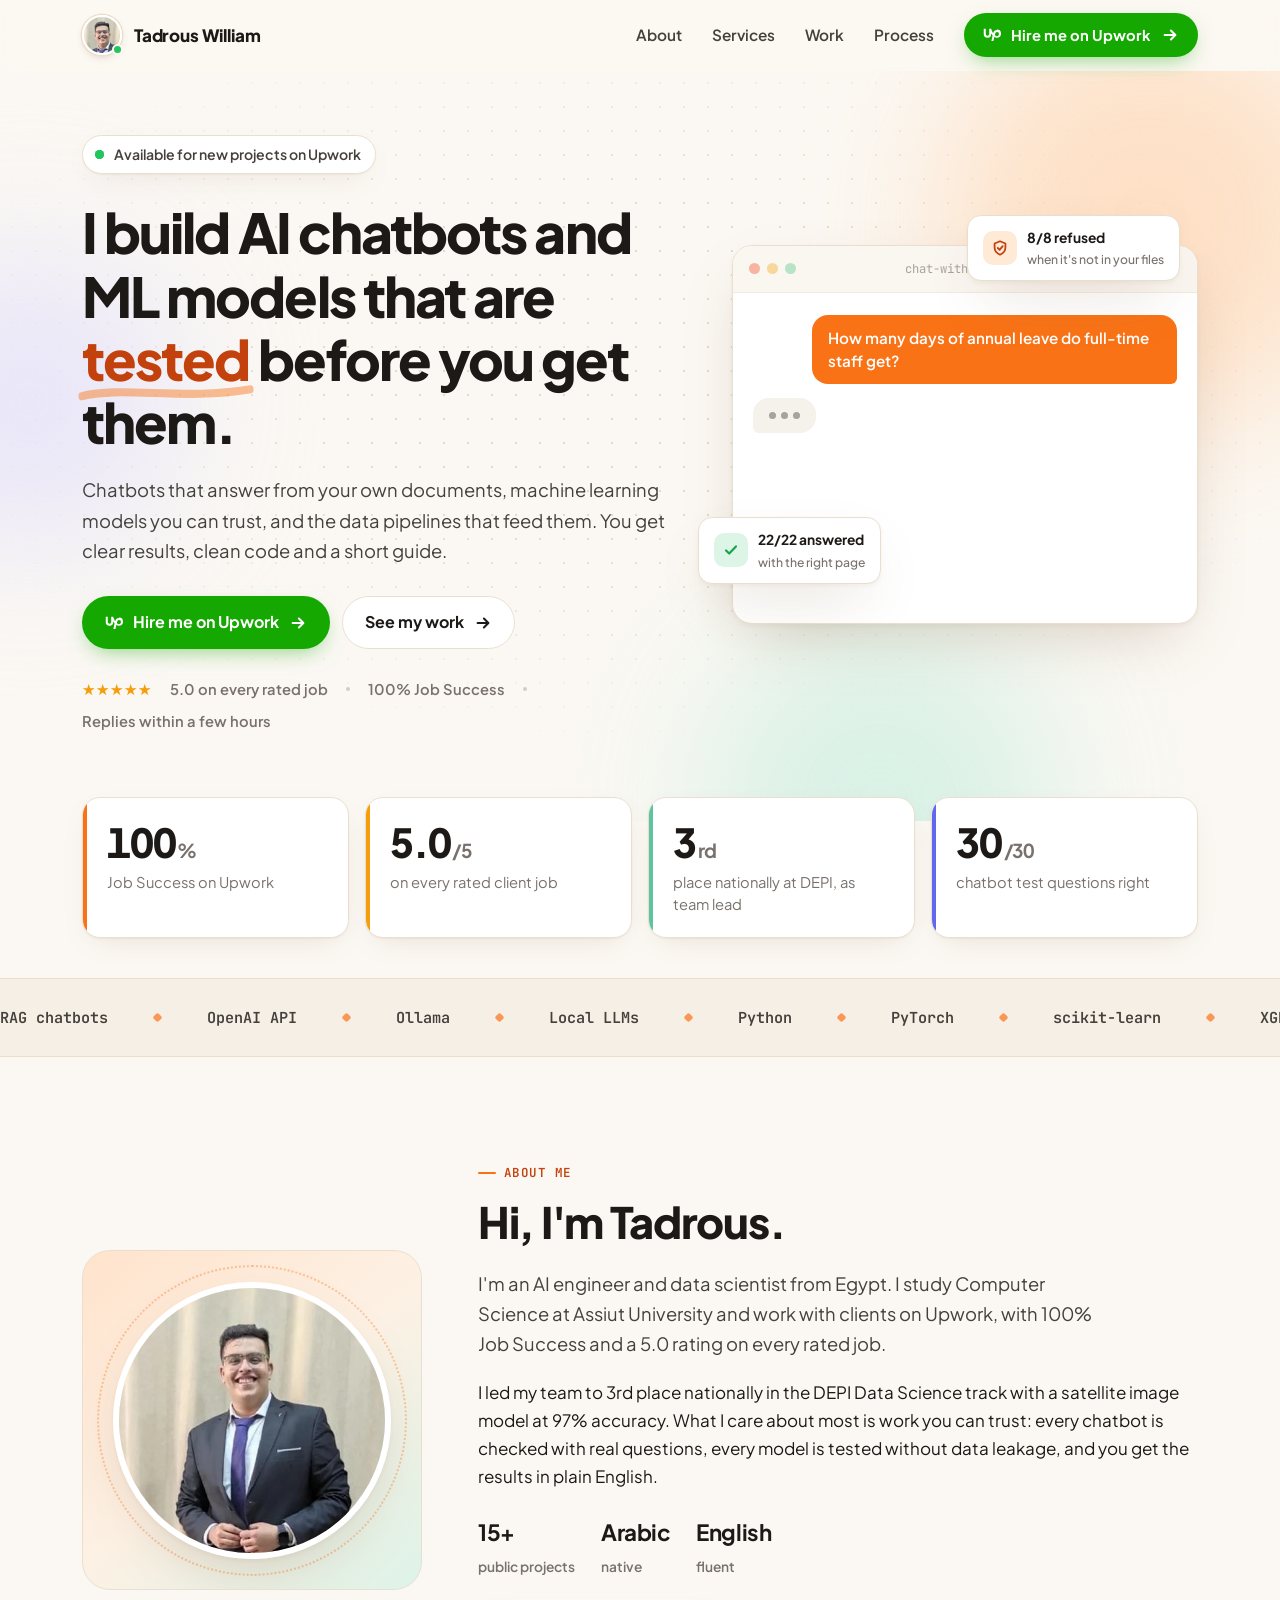
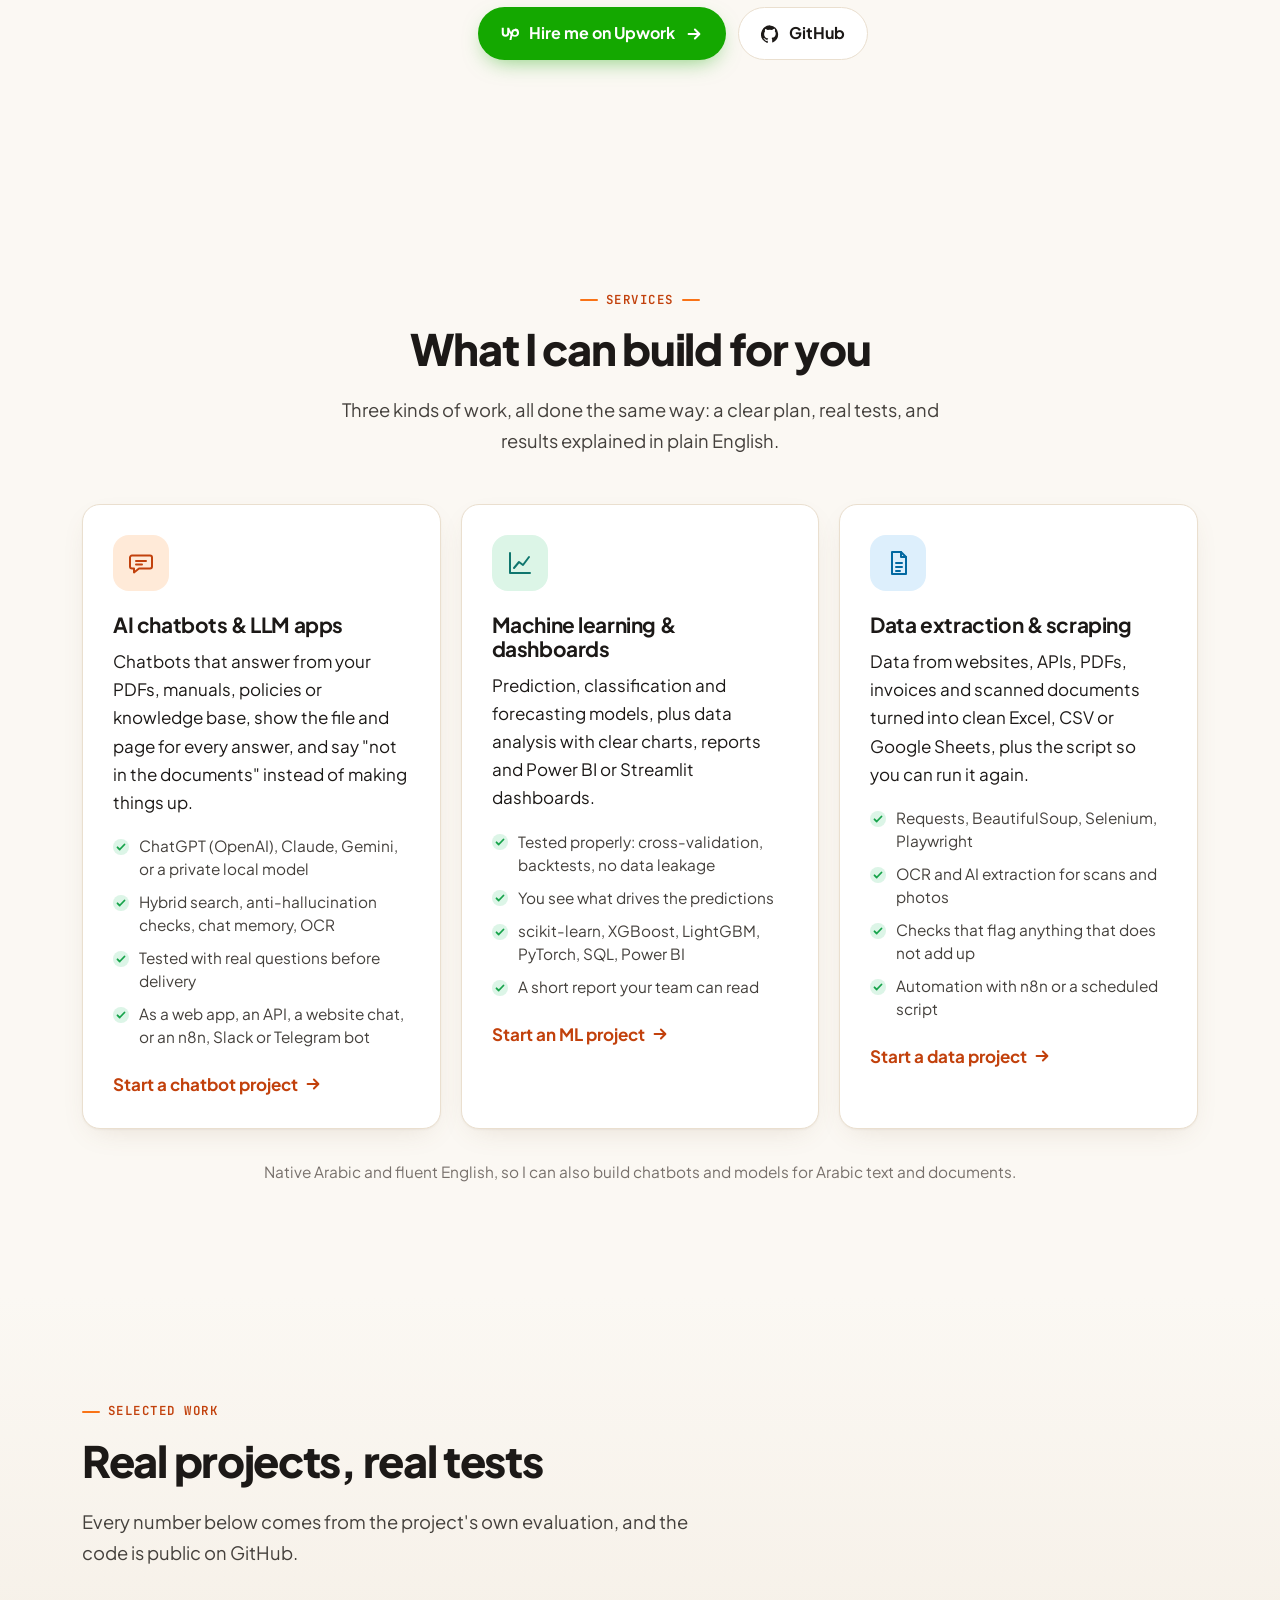
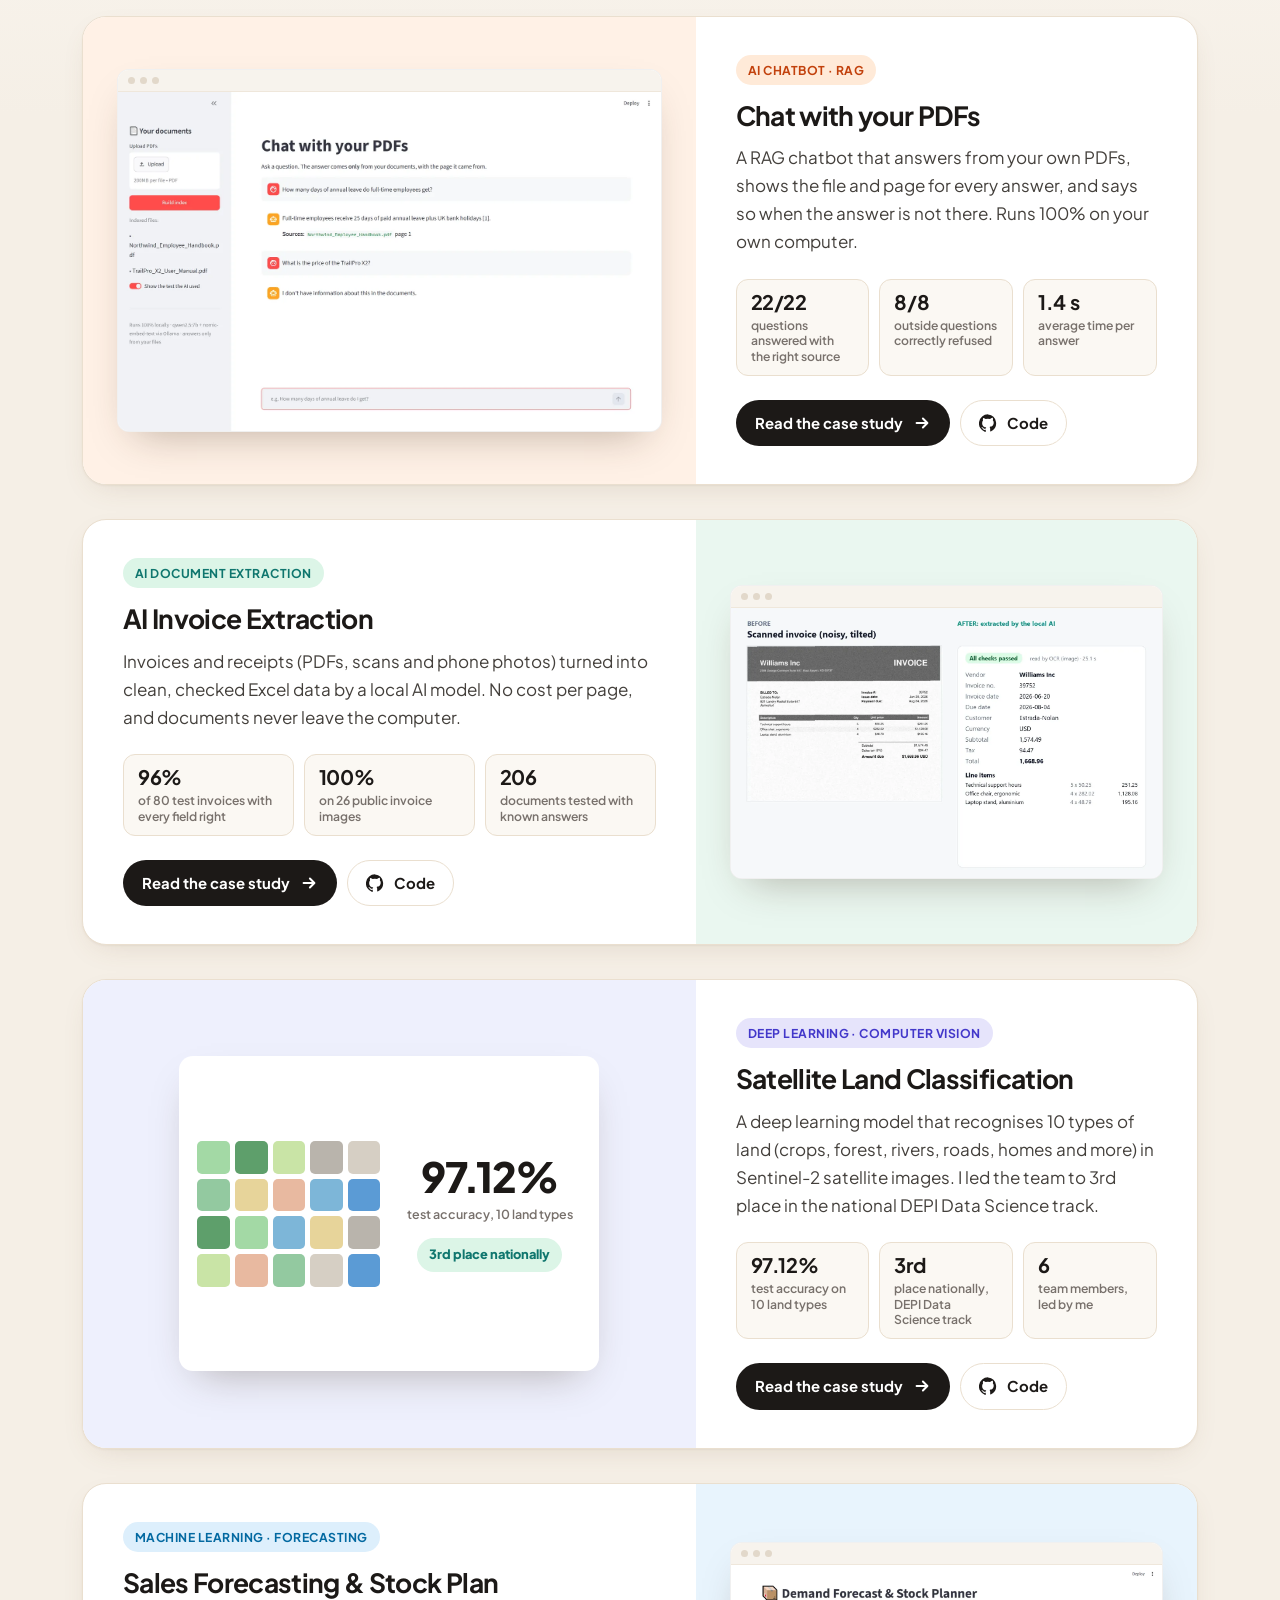
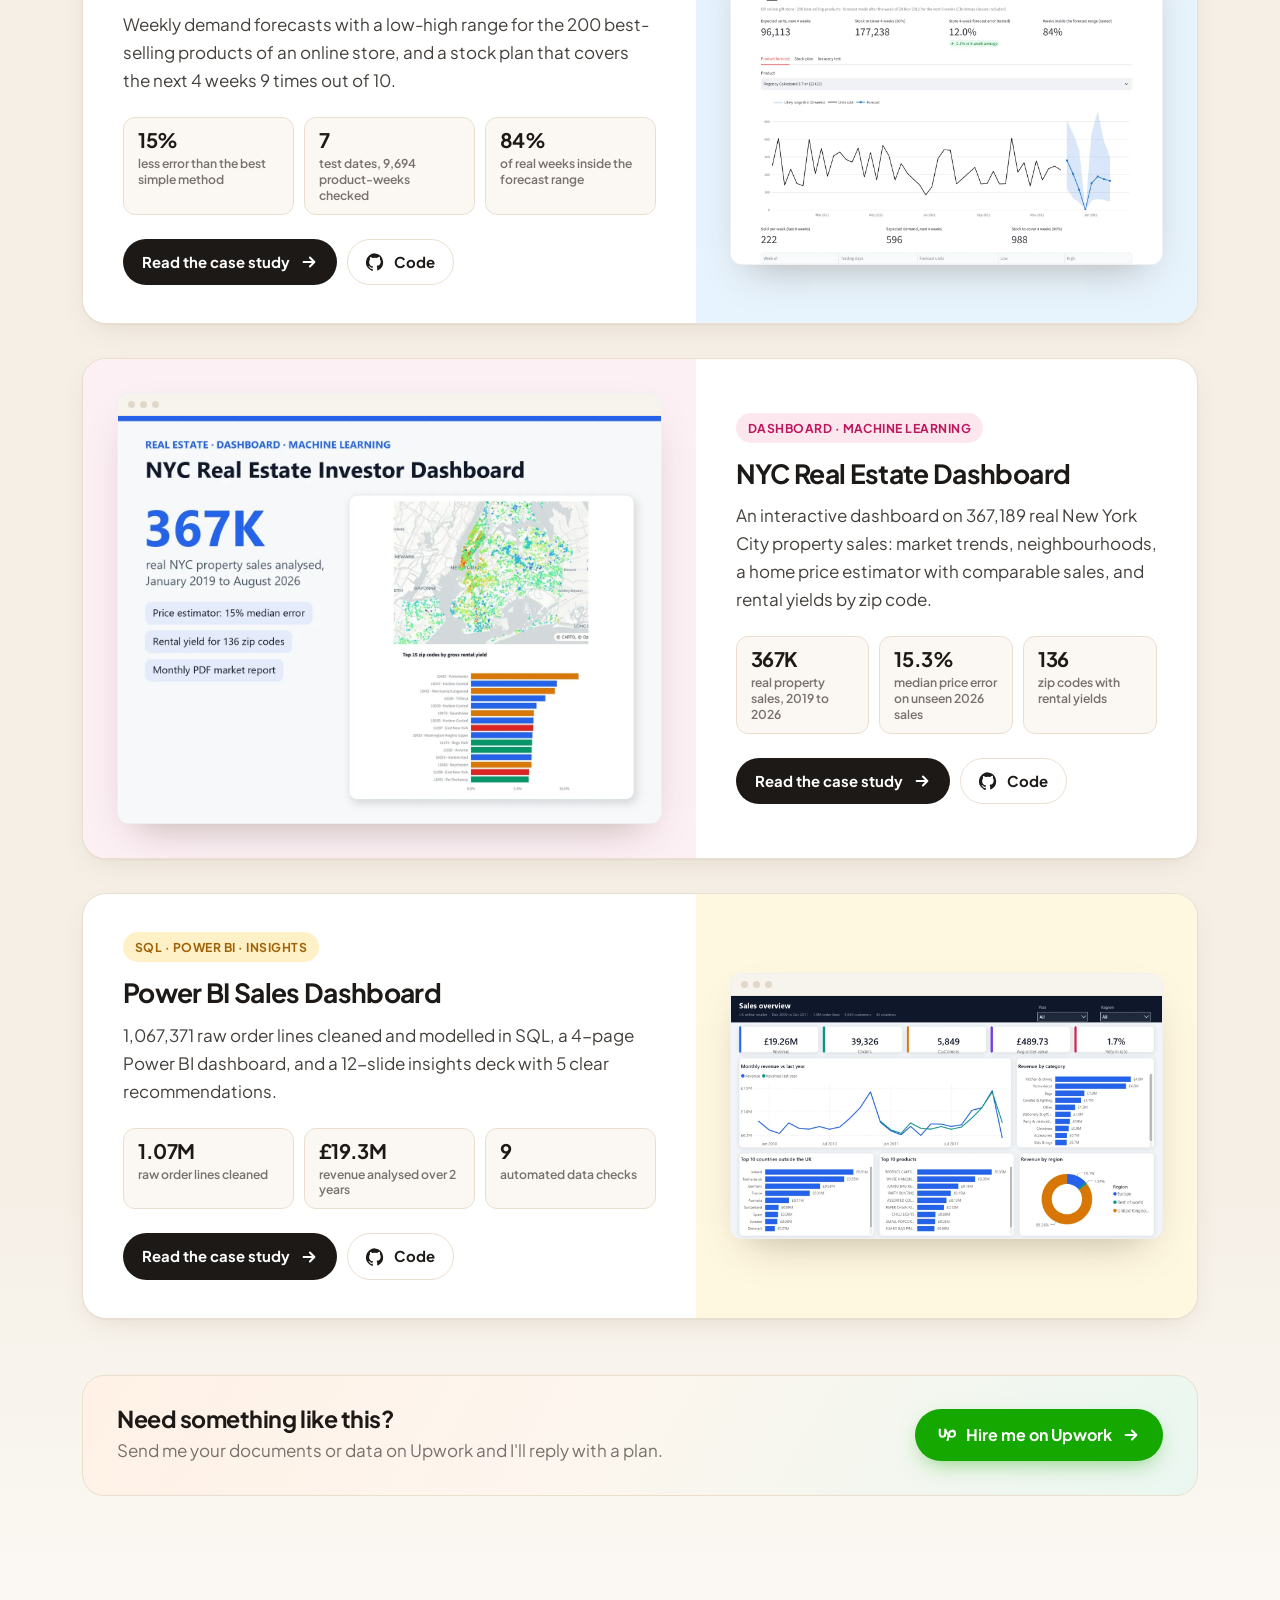
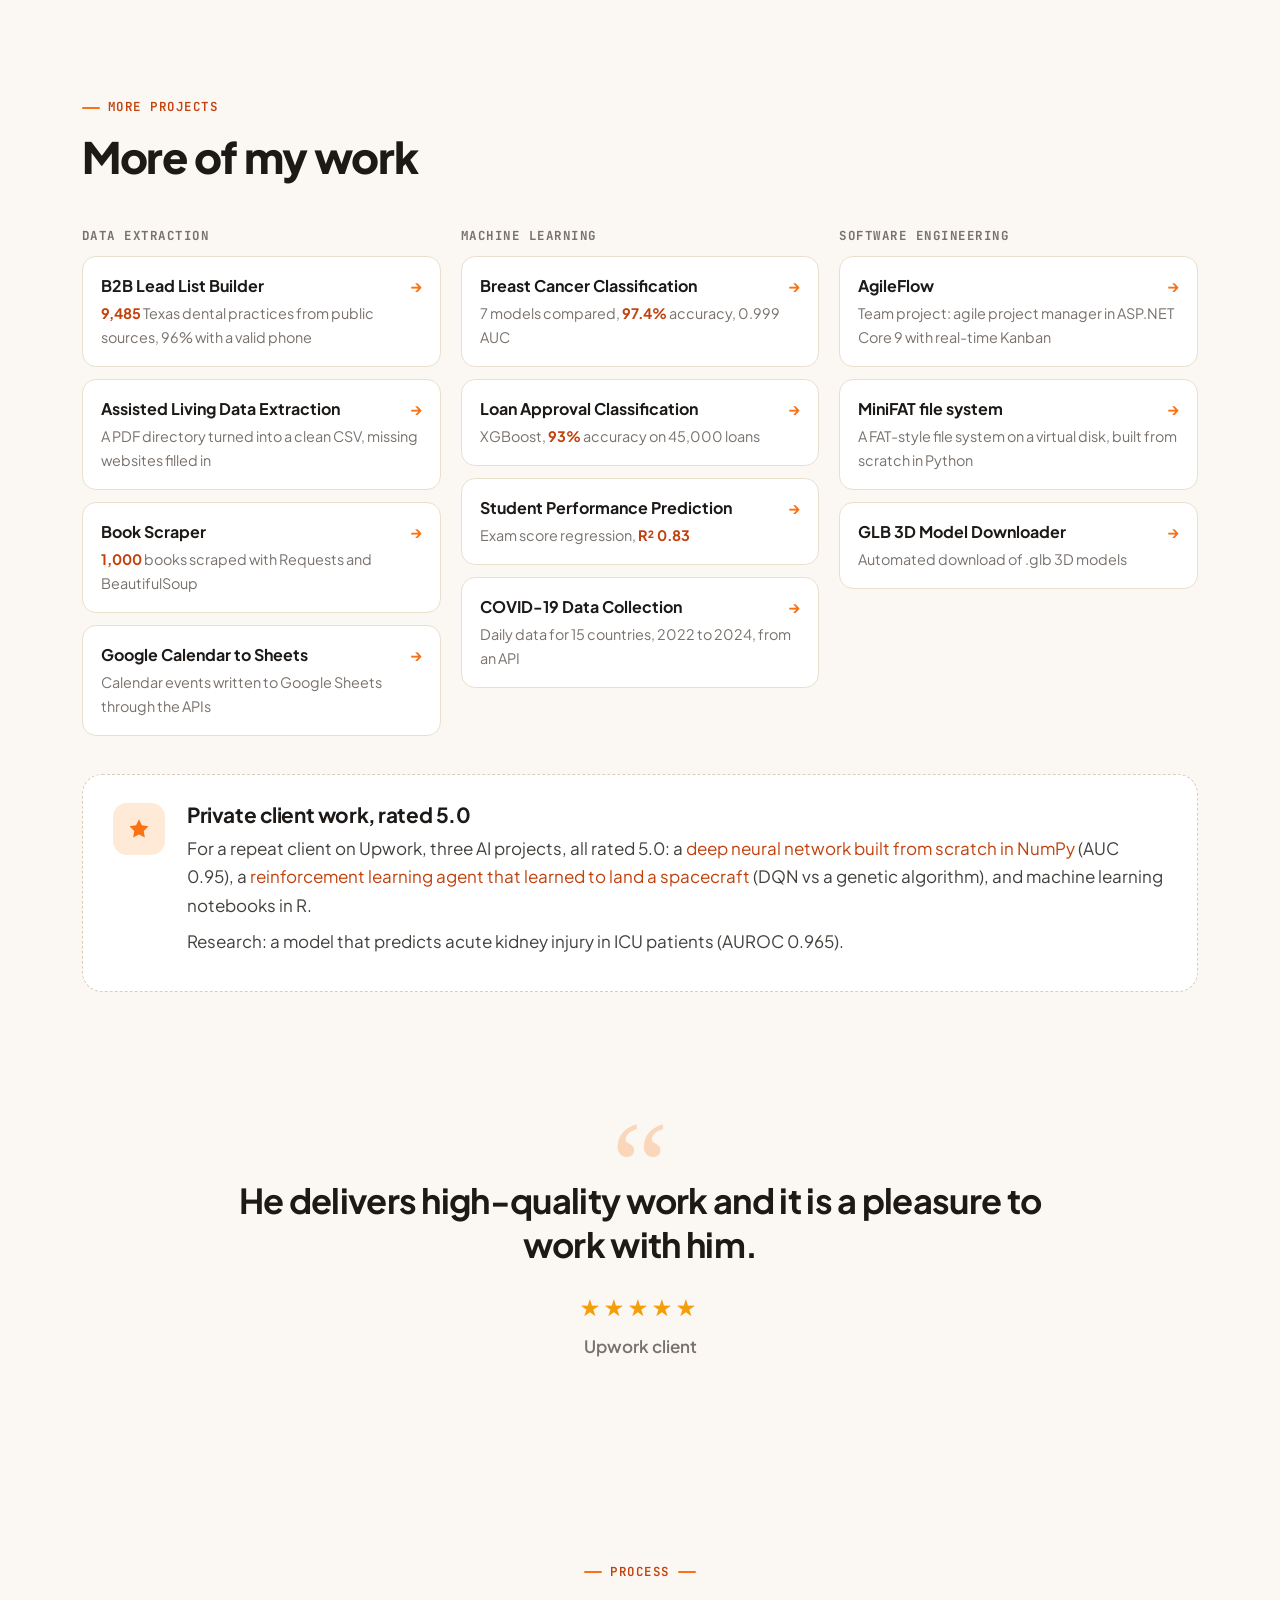
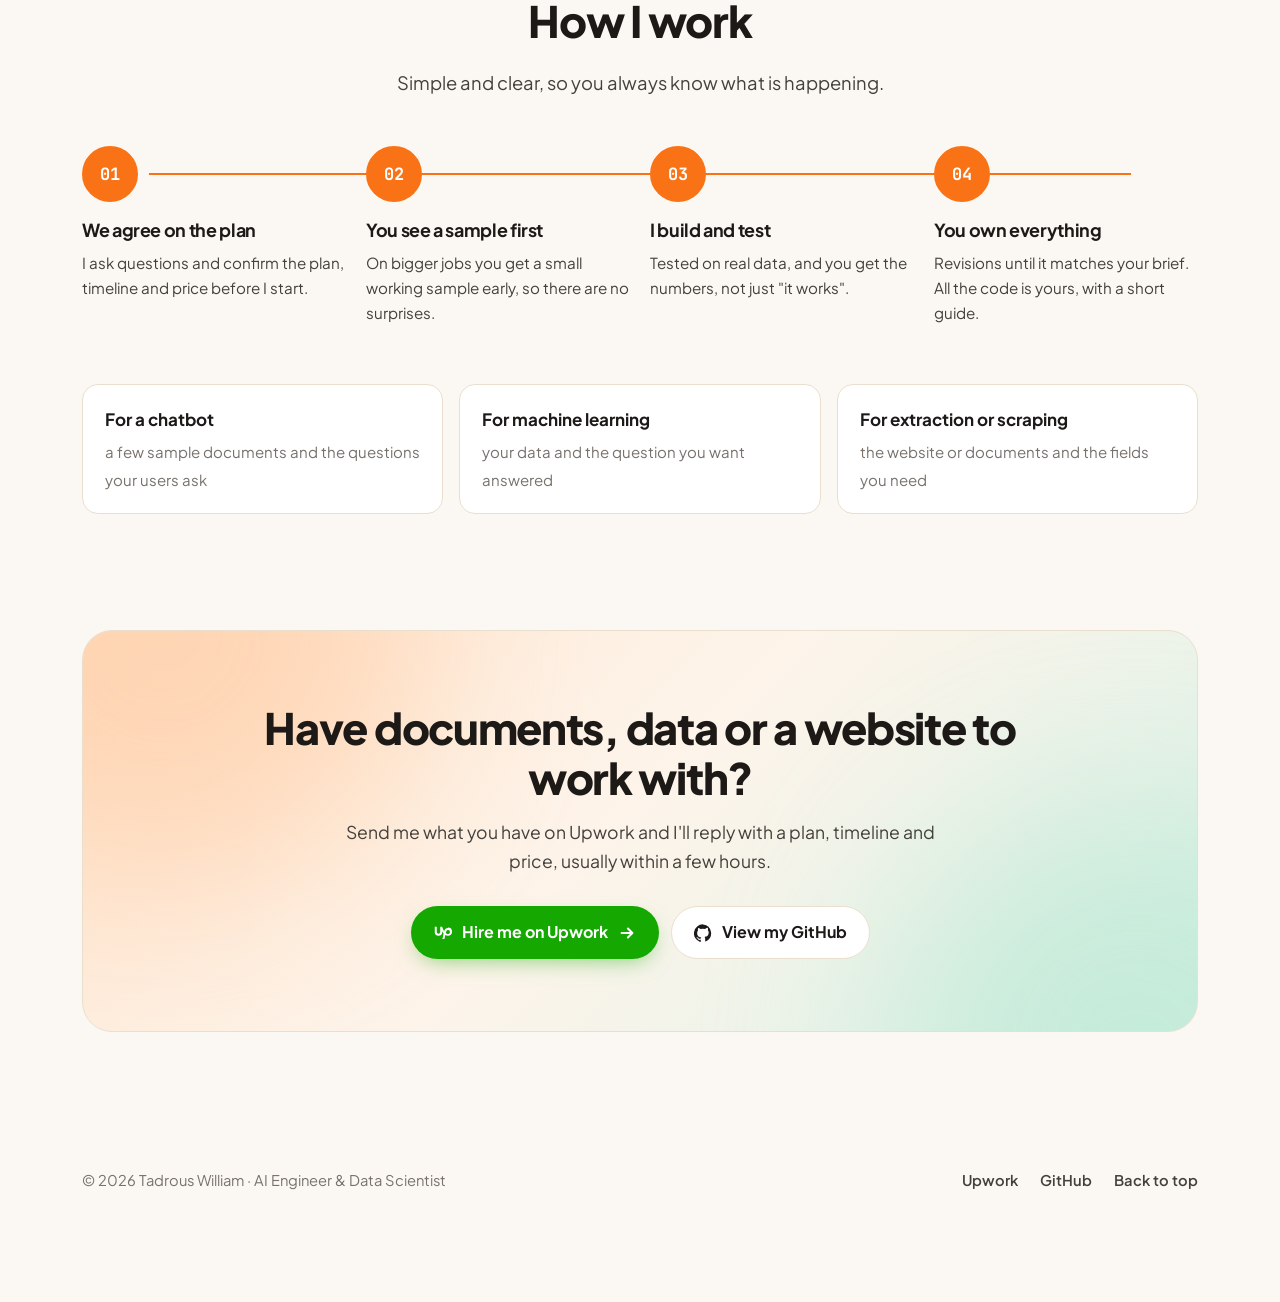
<file: index.html>
<!doctype html>
<html lang="en">
<head>
<meta charset="utf-8">
<meta name="viewport" content="width=device-width, initial-scale=1">
<title>Tadrous William | AI Engineer &amp; Data Scientist (RAG, ML)</title>
<meta name="description" content="Freelance AI engineer and data scientist. I build RAG chatbots that answer from your documents, tested ML models and data pipelines. 100% Job Success on Upwork.">
<link rel="canonical" href="https://tadrous-william.github.io/">
<meta name="theme-color" content="#FBF8F3">
<meta property="og:type" content="website">
<meta property="og:title" content="Tadrous William | AI Engineer &amp; Data Scientist (RAG, ML)">
<meta property="og:description" content="Freelance AI engineer and data scientist. I build RAG chatbots that answer from your documents, tested ML models and data pipelines. 100% Job Success on Upwork.">
<meta property="og:url" content="https://tadrous-william.github.io/">
<meta property="og:image" content="https://tadrous-william.github.io/og-image.jpg">
<meta property="og:image:width" content="1200">
<meta property="og:image:height" content="630">
<meta name="twitter:card" content="summary_large_image">
<link rel="icon" href="favicon.svg" type="image/svg+xml">
<link rel="icon" href="favicon-32.png" sizes="32x32" type="image/png">
<link rel="apple-touch-icon" href="apple-touch-icon.png">
<link rel="preconnect" href="https://fonts.googleapis.com">
<link rel="preconnect" href="https://fonts.gstatic.com" crossorigin>
<link href="https://fonts.googleapis.com/css2?family=JetBrains+Mono:wght@500;600;700&family=Plus+Jakarta+Sans:wght@400;500;600;700;800&display=swap" rel="stylesheet">
<link rel="stylesheet" href="assets/css/style.css?v=c52320ae">
<script>document.documentElement.classList.add("js")</script>
<script src="assets/js/main.js?v=c52320ae" defer></script>
<script type="application/ld+json">{"@context":"https://schema.org","@type":"Person","name":"Tadrous William","jobTitle":"AI Engineer & Data Scientist","url":"https://tadrous-william.github.io/","sameAs":["https://www.upwork.com/freelancers/~019622575b1d53884b","https://github.com/Tadrous-William"],"address":{"@type":"PostalAddress","addressCountry":"EG"},"knowsAbout":["Retrieval-augmented generation","Machine learning","Data science","Power BI","Web scraping"]}</script>
</head>
<body id="top">
<a class="skip" href="#main">Skip to content</a>
<header class="nav">
  <div class="wrap">
    <a class="brand" href="index.html" aria-label="Tadrous William, home"><span class="brand-pic"><img src="assets/img/avatar.webp" alt="" width="40" height="40"></span><span>Tadrous William</span></a>
    <nav class="nav-links" aria-label="Main">
      <a href="#about">About</a>
      <a href="#services">Services</a>
      <a href="#work">Work</a>
      <a href="#process">Process</a>
      <a class="btn btn-primary" href="https://www.upwork.com/freelancers/~019622575b1d53884b" target="_blank" rel="noopener"><svg viewBox="0 0 24 24" fill="currentColor" aria-hidden="true"><path d="M18.6 13.5c-1 0-2-.4-2.8-1.1l.2-1.1v-.1c.2-1.2.9-3.2 2.6-3.2a2.7 2.7 0 0 1 0 5.5Zm0-8.2c-2.4 0-4.3 1.6-5.1 4.2-1.2-1.8-2.1-4-2.6-5.8H8.3v7.1a2.3 2.3 0 0 1-4.6 0V3.7H1v7.1a5 5 0 0 0 10 0V9.6c.5 1 1.1 2 1.8 2.9l-1.6 7.4h2.7l1.2-5.4c1 .7 2.2 1.1 3.5 1.1a5.4 5.4 0 0 0 0-10.9Z"/></svg>Hire me on Upwork<svg class="arrow" viewBox="0 0 20 20" fill="none" stroke="currentColor" stroke-width="2.2" stroke-linecap="round" stroke-linejoin="round" aria-hidden="true"><path d="M4 10h11M11 5l5 5-5 5"/></svg></a>
    </nav>
    <button class="menu-btn" aria-label="Open menu" aria-expanded="false"><span></span><span></span><span></span></button>
  </div>
</header>
<main id="main">

<!-- HERO -->
<section class="hero">
  <div class="bg-dots"></div><div class="blob b1"></div><div class="blob b2"></div><div class="blob b3"></div>
  <div class="wrap hero-grid">
    <div>
      <div class="status rise"><span class="pulse"></span>Available for new projects on Upwork</div>
      <h1 class="rise d1">I build AI chatbots and ML models that are <span class="hl">tested<svg viewBox="0 0 200 20" preserveAspectRatio="none" aria-hidden="true"><path d="M3 14 C 50 5, 120 18, 197 8"/></svg></span> before you get them.</h1>
      <p class="lead rise d2">Chatbots that answer from your own documents, machine learning models you can trust, and the data pipelines that feed them. You get clear results, clean code and a short guide.</p>
      <div class="cta-row rise d3">
        <a class="btn btn-primary" href="https://www.upwork.com/freelancers/~019622575b1d53884b" target="_blank" rel="noopener"><svg viewBox="0 0 24 24" fill="currentColor" aria-hidden="true"><path d="M18.6 13.5c-1 0-2-.4-2.8-1.1l.2-1.1v-.1c.2-1.2.9-3.2 2.6-3.2a2.7 2.7 0 0 1 0 5.5Zm0-8.2c-2.4 0-4.3 1.6-5.1 4.2-1.2-1.8-2.1-4-2.6-5.8H8.3v7.1a2.3 2.3 0 0 1-4.6 0V3.7H1v7.1a5 5 0 0 0 10 0V9.6c.5 1 1.1 2 1.8 2.9l-1.6 7.4h2.7l1.2-5.4c1 .7 2.2 1.1 3.5 1.1a5.4 5.4 0 0 0 0-10.9Z"/></svg>Hire me on Upwork<svg class="arrow" viewBox="0 0 20 20" fill="none" stroke="currentColor" stroke-width="2.2" stroke-linecap="round" stroke-linejoin="round" aria-hidden="true"><path d="M4 10h11M11 5l5 5-5 5"/></svg></a>
        <a class="btn btn-ghost" href="#work">See my work<svg class="arrow" viewBox="0 0 20 20" fill="none" stroke="currentColor" stroke-width="2.2" stroke-linecap="round" stroke-linejoin="round" aria-hidden="true"><path d="M4 10h11M11 5l5 5-5 5"/></svg></a>
      </div>
      <div class="trust rise d3"><span class="stars" aria-hidden="true">★★★★★</span><span>5.0 on every rated job</span><span class="dot"></span><span>100% Job Success</span><span class="dot"></span><span>Replies within a few hours</span></div>
    </div>
    <div class="demo rise d4" aria-label="Animated demo of the PDF chatbot answering questions with sources">
      <div class="window">
        <div class="window-bar"><i></i><i></i><i></i><span>chat-with-your-pdfs</span></div>
        <div class="chat" aria-live="off"><div class="typing"><b></b><b></b><b></b></div></div>
      </div>
      <div class="chip-float c1"><span class="ic" style="background:#DCF5E7"><svg viewBox="0 0 20 20" fill="none" stroke="#16A34A" stroke-width="2.4" stroke-linecap="round" stroke-linejoin="round" aria-hidden="true"><path d="M4.5 10.5l3.5 3.5 7.5-8"/></svg></span><div>22/22 answered<small>with the right page</small></div></div>
      <div class="chip-float c2"><span class="ic" style="background:#FFEAD8"><svg viewBox="0 0 20 20" fill="none" stroke="#C2410C" stroke-width="2" stroke-linecap="round" stroke-linejoin="round" aria-hidden="true"><path d="M10 2.5l6 2.5v4.5c0 4-2.6 6.6-6 8-3.4-1.4-6-4-6-8V5z"/><path d="M7.5 10l2 2 3.5-4"/></svg></span><div>8/8 refused<small>when it's not in your files</small></div></div>
    </div>
  </div>
</section>

<!-- PROOF -->
<section class="proof" aria-label="Results">
  <div class="wrap proof-grid">
    <div class="stat reveal" style="--c:#F97316"><div class="num"><span data-count="100">100</span><small>%</small></div><p>Job Success on Upwork</p></div>
    <div class="stat reveal d1" style="--c:#F59E0B"><div class="num"><span data-count="5" data-decimals="1">5.0</span><small>/5</small></div><p>on every rated client job</p></div>
    <div class="stat reveal d2" style="--c:#5EC4A0"><div class="num"><span data-count="3">3</span><small>rd</small></div><p>place nationally at DEPI, as team lead</p></div>
    <div class="stat reveal d3" style="--c:#6366F1"><div class="num"><span data-count="30">30</span><small>/30</small></div><p>chatbot test questions right</p></div>
  </div>
</section>

<div class="marquee" aria-hidden="true"><div class="marquee-track"><span>RAG chatbots</span><span>OpenAI API</span><span>Ollama</span><span>Local LLMs</span><span>Python</span><span>PyTorch</span><span>scikit-learn</span><span>XGBoost</span><span>LightGBM</span><span>Streamlit</span><span>FastAPI</span><span>n8n</span><span>Power BI</span><span>SQL</span><span>OCR</span><span>Web scraping</span><span>Selenium</span><span>Playwright</span><span>Excel automation</span><span>RAG chatbots</span><span>OpenAI API</span><span>Ollama</span><span>Local LLMs</span><span>Python</span><span>PyTorch</span><span>scikit-learn</span><span>XGBoost</span><span>LightGBM</span><span>Streamlit</span><span>FastAPI</span><span>n8n</span><span>Power BI</span><span>SQL</span><span>OCR</span><span>Web scraping</span><span>Selenium</span><span>Playwright</span><span>Excel automation</span></div></div>

<!-- ABOUT -->
<section id="about">
  <div class="wrap about-grid">
    <div class="portrait reveal"><span class="ring r2"></span><div class="photo"><img src="assets/img/portrait.webp" alt="Tadrous William" width="440" height="440" loading="lazy"></div></div>
    <div class="reveal d1">
      <span class="eyebrow">About me</span>
      <h2>Hi, I'm Tadrous.</h2>
      <p class="lead">I'm an AI engineer and data scientist from Egypt. I study Computer Science at Assiut University and work with clients on Upwork, with 100% Job Success and a 5.0 rating on every rated job.</p>
      <p>I led my team to 3rd place nationally in the DEPI Data Science track with a satellite image model at 97% accuracy. What I care about most is work you can trust: every chatbot is checked with real questions, every model is tested without data leakage, and you get the results in plain English.</p>
      <div class="facts">
        <div><b>15+</b><span>public projects</span></div>
        <div><b>Arabic</b><span>native</span></div>
        <div><b>English</b><span>fluent</span></div>
      </div>
      <div class="cta-row"><a class="btn btn-primary" href="https://www.upwork.com/freelancers/~019622575b1d53884b" target="_blank" rel="noopener"><svg viewBox="0 0 24 24" fill="currentColor" aria-hidden="true"><path d="M18.6 13.5c-1 0-2-.4-2.8-1.1l.2-1.1v-.1c.2-1.2.9-3.2 2.6-3.2a2.7 2.7 0 0 1 0 5.5Zm0-8.2c-2.4 0-4.3 1.6-5.1 4.2-1.2-1.8-2.1-4-2.6-5.8H8.3v7.1a2.3 2.3 0 0 1-4.6 0V3.7H1v7.1a5 5 0 0 0 10 0V9.6c.5 1 1.1 2 1.8 2.9l-1.6 7.4h2.7l1.2-5.4c1 .7 2.2 1.1 3.5 1.1a5.4 5.4 0 0 0 0-10.9Z"/></svg>Hire me on Upwork<svg class="arrow" viewBox="0 0 20 20" fill="none" stroke="currentColor" stroke-width="2.2" stroke-linecap="round" stroke-linejoin="round" aria-hidden="true"><path d="M4 10h11M11 5l5 5-5 5"/></svg></a><a class="btn btn-ghost" href="https://github.com/Tadrous-William" target="_blank" rel="noopener"><svg viewBox="0 0 24 24" fill="currentColor" aria-hidden="true"><path d="M12 .5a12 12 0 0 0-3.8 23.4c.6.1.8-.3.8-.6v-2.2c-3.3.7-4-1.4-4-1.4-.6-1.4-1.4-1.8-1.4-1.8-1-.7.1-.7.1-.7 1.2.1 1.8 1.2 1.8 1.2 1 1.8 2.8 1.3 3.5 1 .1-.8.4-1.3.7-1.6-2.7-.3-5.5-1.3-5.5-5.9 0-1.3.5-2.4 1.2-3.2-.1-.3-.5-1.5.1-3.2 0 0 1-.3 3.3 1.2a11.5 11.5 0 0 1 6 0C17.3 4.7 18.3 5 18.3 5c.7 1.7.3 2.9.1 3.2.8.8 1.2 1.9 1.2 3.2 0 4.6-2.8 5.6-5.5 5.9.4.4.8 1.1.8 2.2v3.3c0 .3.2.7.8.6A12 12 0 0 0 12 .5Z"/></svg>GitHub</a></div>
    </div>
  </div>
</section>

<!-- SERVICES -->
<section id="services">
  <div class="wrap">
    <div class="section-head center reveal">
      <span class="eyebrow">Services</span>
      <h2>What I can build for you</h2>
      <p class="lead">Three kinds of work, all done the same way: a clear plan, real tests, and results explained in plain English.</p>
    </div>
    <div class="services-grid">
      <div class="card reveal">
        <div class="svc-icon" style="background:#FFEAD8;color:#C2410C"><svg viewBox="0 0 28 28" fill="none" stroke="currentColor" stroke-width="2" stroke-linecap="round" stroke-linejoin="round" aria-hidden="true"><path d="M5 6.5h18a2 2 0 0 1 2 2v9a2 2 0 0 1-2 2H12l-5 4v-4H5a2 2 0 0 1-2-2v-9a2 2 0 0 1 2-2Z"/><path class="dr" d="M9 12h10M9 15.5h6"/></svg></div>
        <h3>AI chatbots &amp; LLM apps</h3>
        <p>Chatbots that answer from your PDFs, manuals, policies or knowledge base, show the file and page for every answer, and say "not in the documents" instead of making things up.</p>
        <ul>
          <li>ChatGPT (OpenAI), Claude, Gemini, or a private local model</li>
          <li>Hybrid search, anti-hallucination checks, chat memory, OCR</li>
          <li>Tested with real questions before delivery</li>
          <li>As a web app, an API, a website chat, or an n8n, Slack or Telegram bot</li>
        </ul>
        <a class="more" href="https://www.upwork.com/freelancers/~019622575b1d53884b" target="_blank" rel="noopener">Start a chatbot project<svg class="arrow" viewBox="0 0 20 20" fill="none" stroke="currentColor" stroke-width="2.2" stroke-linecap="round" stroke-linejoin="round" aria-hidden="true"><path d="M4 10h11M11 5l5 5-5 5"/></svg></a>
      </div>
      <div class="card reveal d1">
        <div class="svc-icon" style="background:#DCF5E7;color:#0F766E"><svg viewBox="0 0 28 28" fill="none" stroke="currentColor" stroke-width="2" stroke-linecap="round" stroke-linejoin="round" aria-hidden="true"><path d="M4 24h20M4 4v20"/><path class="dr" d="M8 19l5-6 4 3 6-8"/></svg></div>
        <h3>Machine learning &amp; dashboards</h3>
        <p>Prediction, classification and forecasting models, plus data analysis with clear charts, reports and Power BI or Streamlit dashboards.</p>
        <ul>
          <li>Tested properly: cross-validation, backtests, no data leakage</li>
          <li>You see what drives the predictions</li>
          <li>scikit-learn, XGBoost, LightGBM, PyTorch, SQL, Power BI</li>
          <li>A short report your team can read</li>
        </ul>
        <a class="more" href="https://www.upwork.com/freelancers/~019622575b1d53884b" target="_blank" rel="noopener">Start an ML project<svg class="arrow" viewBox="0 0 20 20" fill="none" stroke="currentColor" stroke-width="2.2" stroke-linecap="round" stroke-linejoin="round" aria-hidden="true"><path d="M4 10h11M11 5l5 5-5 5"/></svg></a>
      </div>
      <div class="card reveal d2">
        <div class="svc-icon" style="background:#DDEFFC;color:#0369A1"><svg viewBox="0 0 28 28" fill="none" stroke="currentColor" stroke-width="2" stroke-linecap="round" stroke-linejoin="round" aria-hidden="true"><path d="M8 3h9l5 5v17H8z"/><path d="M17 3v5h5"/><path class="dr" d="M12 14h6M12 18h6M12 22h4"/></svg></div>
        <h3>Data extraction &amp; scraping</h3>
        <p>Data from websites, APIs, PDFs, invoices and scanned documents turned into clean Excel, CSV or Google Sheets, plus the script so you can run it again.</p>
        <ul>
          <li>Requests, BeautifulSoup, Selenium, Playwright</li>
          <li>OCR and AI extraction for scans and photos</li>
          <li>Checks that flag anything that does not add up</li>
          <li>Automation with n8n or a scheduled script</li>
        </ul>
        <a class="more" href="https://www.upwork.com/freelancers/~019622575b1d53884b" target="_blank" rel="noopener">Start a data project<svg class="arrow" viewBox="0 0 20 20" fill="none" stroke="currentColor" stroke-width="2.2" stroke-linecap="round" stroke-linejoin="round" aria-hidden="true"><path d="M4 10h11M11 5l5 5-5 5"/></svg></a>
      </div>
    </div>
    <p class="note reveal">Native Arabic and fluent English, so I can also build chatbots and models for Arabic text and documents.</p>
  </div>
</section>

<!-- WORK -->
<section id="work" style="background:linear-gradient(180deg, transparent, #F5EFE6 12%, #F5EFE6 88%, transparent)">
  <div class="wrap">
    <div class="section-head reveal">
      <span class="eyebrow">Selected work</span>
      <h2>Real projects, real tests</h2>
      <p class="lead">Every number below comes from the project's own evaluation, and the code is public on GitHub.</p>
    </div>
    <div class="work-list">
<article class="project reveal">
  <div class="shot" style="--tint:#FFF1E6"><div class="frame"><div class="fbar"><i></i><i></i><i></i></div><img src="assets/img/hero-rag-chat.webp" alt="The chat app: an answer with its PDF and page, and a refusal when the answer is not in the files" width="1400" height="875" loading="lazy" decoding="async"></div></div>
  <div class="body">
    <span class="tag" style="background:#FFEAD8;color:#C2410C">AI chatbot · RAG</span>
    <h3>Chat with your PDFs</h3>
    <p>A RAG chatbot that answers from your own PDFs, shows the file and page for every answer, and says so when the answer is not there. Runs 100% on your own computer.</p>
    <div class="pills"><div class="pill"><b>22/22</b><span>questions answered with the right source</span></div><div class="pill"><b>8/8</b><span>outside questions correctly refused</span></div><div class="pill"><b>1.4 s</b><span>average time per answer</span></div></div>
    <div class="actions">
      <a class="btn btn-dark" href="work/rag-pdf-chat.html">Read the case study<svg class="arrow" viewBox="0 0 20 20" fill="none" stroke="currentColor" stroke-width="2.2" stroke-linecap="round" stroke-linejoin="round" aria-hidden="true"><path d="M4 10h11M11 5l5 5-5 5"/></svg></a>
      <a class="btn btn-ghost" href="https://github.com/Tadrous-William/rag-pdf-chat" target="_blank" rel="noopener"><svg viewBox="0 0 24 24" fill="currentColor" aria-hidden="true"><path d="M12 .5a12 12 0 0 0-3.8 23.4c.6.1.8-.3.8-.6v-2.2c-3.3.7-4-1.4-4-1.4-.6-1.4-1.4-1.8-1.4-1.8-1-.7.1-.7.1-.7 1.2.1 1.8 1.2 1.8 1.2 1 1.8 2.8 1.3 3.5 1 .1-.8.4-1.3.7-1.6-2.7-.3-5.5-1.3-5.5-5.9 0-1.3.5-2.4 1.2-3.2-.1-.3-.5-1.5.1-3.2 0 0 1-.3 3.3 1.2a11.5 11.5 0 0 1 6 0C17.3 4.7 18.3 5 18.3 5c.7 1.7.3 2.9.1 3.2.8.8 1.2 1.9 1.2 3.2 0 4.6-2.8 5.6-5.5 5.9.4.4.8 1.1.8 2.2v3.3c0 .3.2.7.8.6A12 12 0 0 0 12 .5Z"/></svg>Code</a>
    </div>
  </div>
</article>
<article class="project flip reveal">
  <div class="shot" style="--tint:#EAF7F0"><div class="frame"><div class="fbar"><i></i><i></i><i></i></div><img src="assets/img/inv-before-after.webp" alt="Before: a noisy, tilted scanned invoice. After: every field extracted and all checks passed" width="1400" height="875" loading="lazy" decoding="async"></div></div>
  <div class="body">
    <span class="tag" style="background:#DCF5E7;color:#0F766E">AI document extraction</span>
    <h3>AI Invoice Extraction</h3>
    <p>Invoices and receipts (PDFs, scans and phone photos) turned into clean, checked Excel data by a local AI model. No cost per page, and documents never leave the computer.</p>
    <div class="pills"><div class="pill"><b>96%</b><span>of 80 test invoices with every field right</span></div><div class="pill"><b>100%</b><span>on 26 public invoice images</span></div><div class="pill"><b>206</b><span>documents tested with known answers</span></div></div>
    <div class="actions">
      <a class="btn btn-dark" href="work/ai-invoice-extraction.html">Read the case study<svg class="arrow" viewBox="0 0 20 20" fill="none" stroke="currentColor" stroke-width="2.2" stroke-linecap="round" stroke-linejoin="round" aria-hidden="true"><path d="M4 10h11M11 5l5 5-5 5"/></svg></a>
      <a class="btn btn-ghost" href="https://github.com/Tadrous-William/ai-invoice-extraction" target="_blank" rel="noopener"><svg viewBox="0 0 24 24" fill="currentColor" aria-hidden="true"><path d="M12 .5a12 12 0 0 0-3.8 23.4c.6.1.8-.3.8-.6v-2.2c-3.3.7-4-1.4-4-1.4-.6-1.4-1.4-1.8-1.4-1.8-1-.7.1-.7.1-.7 1.2.1 1.8 1.2 1.8 1.2 1 1.8 2.8 1.3 3.5 1 .1-.8.4-1.3.7-1.6-2.7-.3-5.5-1.3-5.5-5.9 0-1.3.5-2.4 1.2-3.2-.1-.3-.5-1.5.1-3.2 0 0 1-.3 3.3 1.2a11.5 11.5 0 0 1 6 0C17.3 4.7 18.3 5 18.3 5c.7 1.7.3 2.9.1 3.2.8.8 1.2 1.9 1.2 3.2 0 4.6-2.8 5.6-5.5 5.9.4.4.8 1.1.8 2.2v3.3c0 .3.2.7.8.6A12 12 0 0 0 12 .5Z"/></svg>Code</a>
    </div>
  </div>
</article>
<article class="project reveal">
  <div class="shot" style="--tint:#EEF0FD"><div class="sat" role="img" aria-label="Satellite tiles of 10 land types, 97.12% accuracy, 3rd place nationally">
  <div class="tiles"><i style="background:#A3D9A5;animation-delay:0.00s"></i><i style="background:#5E9F6B;animation-delay:0.18s"></i><i style="background:#C9E4A6;animation-delay:0.36s"></i><i style="background:#B9B4AC;animation-delay:0.54s"></i><i style="background:#D6CFC4;animation-delay:0.72s"></i><i style="background:#93C9A0;animation-delay:0.90s"></i><i style="background:#E7D49A;animation-delay:1.08s"></i><i style="background:#E8B9A0;animation-delay:1.26s"></i><i style="background:#7DB6D8;animation-delay:1.44s"></i><i style="background:#5B9BD5;animation-delay:1.62s"></i><i style="background:#5E9F6B;animation-delay:1.80s"></i><i style="background:#A3D9A5;animation-delay:1.98s"></i><i style="background:#7DB6D8;animation-delay:2.16s"></i><i style="background:#E7D49A;animation-delay:2.34s"></i><i style="background:#B9B4AC;animation-delay:2.52s"></i><i style="background:#C9E4A6;animation-delay:2.70s"></i><i style="background:#E8B9A0;animation-delay:2.88s"></i><i style="background:#93C9A0;animation-delay:3.06s"></i><i style="background:#D6CFC4;animation-delay:3.24s"></i><i style="background:#5B9BD5;animation-delay:3.42s"></i></div>
  <div class="sat-score"><b>97.12%</b><span>test accuracy, 10 land types</span><div class="medal">3rd place nationally</div></div>
</div></div>
  <div class="body">
    <span class="tag" style="background:#E6E4FB;color:#4338CA">Deep learning · Computer vision</span>
    <h3>Satellite Land Classification</h3>
    <p>A deep learning model that recognises 10 types of land (crops, forest, rivers, roads, homes and more) in Sentinel-2 satellite images. I led the team to 3rd place in the national DEPI Data Science track.</p>
    <div class="pills"><div class="pill"><b>97.12%</b><span>test accuracy on 10 land types</span></div><div class="pill"><b>3rd</b><span>place nationally, DEPI Data Science track</span></div><div class="pill"><b>6</b><span>team members, led by me</span></div></div>
    <div class="actions">
      <a class="btn btn-dark" href="work/sentinel2-land-classification.html">Read the case study<svg class="arrow" viewBox="0 0 20 20" fill="none" stroke="currentColor" stroke-width="2.2" stroke-linecap="round" stroke-linejoin="round" aria-hidden="true"><path d="M4 10h11M11 5l5 5-5 5"/></svg></a>
      <a class="btn btn-ghost" href="https://github.com/Tadrous-William/sentinel2-land-classification" target="_blank" rel="noopener"><svg viewBox="0 0 24 24" fill="currentColor" aria-hidden="true"><path d="M12 .5a12 12 0 0 0-3.8 23.4c.6.1.8-.3.8-.6v-2.2c-3.3.7-4-1.4-4-1.4-.6-1.4-1.4-1.8-1.4-1.8-1-.7.1-.7.1-.7 1.2.1 1.8 1.2 1.8 1.2 1 1.8 2.8 1.3 3.5 1 .1-.8.4-1.3.7-1.6-2.7-.3-5.5-1.3-5.5-5.9 0-1.3.5-2.4 1.2-3.2-.1-.3-.5-1.5.1-3.2 0 0 1-.3 3.3 1.2a11.5 11.5 0 0 1 6 0C17.3 4.7 18.3 5 18.3 5c.7 1.7.3 2.9.1 3.2.8.8 1.2 1.9 1.2 3.2 0 4.6-2.8 5.6-5.5 5.9.4.4.8 1.1.8 2.2v3.3c0 .3.2.7.8.6A12 12 0 0 0 12 .5Z"/></svg>Code</a>
    </div>
  </div>
</article>
<article class="project flip reveal">
  <div class="shot" style="--tint:#E8F4FD"><div class="frame"><div class="fbar"><i></i><i></i><i></i></div><img src="assets/img/fc-app-product.webp" alt="Forecast app: one product&#x27;s history, 8-week forecast and low-high range" width="1400" height="972" loading="lazy" decoding="async"></div></div>
  <div class="body">
    <span class="tag" style="background:#DDEFFC;color:#0369A1">Machine learning · Forecasting</span>
    <h3>Sales Forecasting &amp; Stock Plan</h3>
    <p>Weekly demand forecasts with a low-high range for the 200 best-selling products of an online store, and a stock plan that covers the next 4 weeks 9 times out of 10.</p>
    <div class="pills"><div class="pill"><b>15%</b><span>less error than the best simple method</span></div><div class="pill"><b>7</b><span>test dates, 9,694 product-weeks checked</span></div><div class="pill"><b>84%</b><span>of real weeks inside the forecast range</span></div></div>
    <div class="actions">
      <a class="btn btn-dark" href="work/sales-forecasting.html">Read the case study<svg class="arrow" viewBox="0 0 20 20" fill="none" stroke="currentColor" stroke-width="2.2" stroke-linecap="round" stroke-linejoin="round" aria-hidden="true"><path d="M4 10h11M11 5l5 5-5 5"/></svg></a>
      <a class="btn btn-ghost" href="https://github.com/Tadrous-William/sales-forecasting" target="_blank" rel="noopener"><svg viewBox="0 0 24 24" fill="currentColor" aria-hidden="true"><path d="M12 .5a12 12 0 0 0-3.8 23.4c.6.1.8-.3.8-.6v-2.2c-3.3.7-4-1.4-4-1.4-.6-1.4-1.4-1.8-1.4-1.8-1-.7.1-.7.1-.7 1.2.1 1.8 1.2 1.8 1.2 1 1.8 2.8 1.3 3.5 1 .1-.8.4-1.3.7-1.6-2.7-.3-5.5-1.3-5.5-5.9 0-1.3.5-2.4 1.2-3.2-.1-.3-.5-1.5.1-3.2 0 0 1-.3 3.3 1.2a11.5 11.5 0 0 1 6 0C17.3 4.7 18.3 5 18.3 5c.7 1.7.3 2.9.1 3.2.8.8 1.2 1.9 1.2 3.2 0 4.6-2.8 5.6-5.5 5.9.4.4.8 1.1.8 2.2v3.3c0 .3.2.7.8.6A12 12 0 0 0 12 .5Z"/></svg>Code</a>
    </div>
  </div>
</article>
<article class="project reveal">
  <div class="shot" style="--tint:#FDF0F5"><div class="frame"><div class="fbar"><i></i><i></i><i></i></div><img src="assets/img/nyc-cover.webp" alt="NYC real estate investor dashboard" width="1400" height="1050" loading="lazy" decoding="async"></div></div>
  <div class="body">
    <span class="tag" style="background:#FDE7EF;color:#BE185D">Dashboard · Machine learning</span>
    <h3>NYC Real Estate Dashboard</h3>
    <p>An interactive dashboard on 367,189 real New York City property sales: market trends, neighbourhoods, a home price estimator with comparable sales, and rental yields by zip code.</p>
    <div class="pills"><div class="pill"><b>367K</b><span>real property sales, 2019 to 2026</span></div><div class="pill"><b>15.3%</b><span>median price error on unseen 2026 sales</span></div><div class="pill"><b>136</b><span>zip codes with rental yields</span></div></div>
    <div class="actions">
      <a class="btn btn-dark" href="work/nyc-real-estate-dashboard.html">Read the case study<svg class="arrow" viewBox="0 0 20 20" fill="none" stroke="currentColor" stroke-width="2.2" stroke-linecap="round" stroke-linejoin="round" aria-hidden="true"><path d="M4 10h11M11 5l5 5-5 5"/></svg></a>
      <a class="btn btn-ghost" href="https://github.com/Tadrous-William/nyc-real-estate-dashboard" target="_blank" rel="noopener"><svg viewBox="0 0 24 24" fill="currentColor" aria-hidden="true"><path d="M12 .5a12 12 0 0 0-3.8 23.4c.6.1.8-.3.8-.6v-2.2c-3.3.7-4-1.4-4-1.4-.6-1.4-1.4-1.8-1.4-1.8-1-.7.1-.7.1-.7 1.2.1 1.8 1.2 1.8 1.2 1 1.8 2.8 1.3 3.5 1 .1-.8.4-1.3.7-1.6-2.7-.3-5.5-1.3-5.5-5.9 0-1.3.5-2.4 1.2-3.2-.1-.3-.5-1.5.1-3.2 0 0 1-.3 3.3 1.2a11.5 11.5 0 0 1 6 0C17.3 4.7 18.3 5 18.3 5c.7 1.7.3 2.9.1 3.2.8.8 1.2 1.9 1.2 3.2 0 4.6-2.8 5.6-5.5 5.9.4.4.8 1.1.8 2.2v3.3c0 .3.2.7.8.6A12 12 0 0 0 12 .5Z"/></svg>Code</a>
    </div>
  </div>
</article>
<article class="project flip reveal">
  <div class="shot" style="--tint:#FFF8E1"><div class="frame"><div class="fbar"><i></i><i></i><i></i></div><img src="assets/img/pbi-overview.webp" alt="Power BI sales overview page" width="1422" height="800" loading="lazy" decoding="async"></div></div>
  <div class="body">
    <span class="tag" style="background:#FFF1C7;color:#A16207">SQL · Power BI · Insights</span>
    <h3>Power BI Sales Dashboard</h3>
    <p>1,067,371 raw order lines cleaned and modelled in SQL, a 4-page Power BI dashboard, and a 12-slide insights deck with 5 clear recommendations.</p>
    <div class="pills"><div class="pill"><b>1.07M</b><span>raw order lines cleaned</span></div><div class="pill"><b>£19.3M</b><span>revenue analysed over 2 years</span></div><div class="pill"><b>9</b><span>automated data checks</span></div></div>
    <div class="actions">
      <a class="btn btn-dark" href="work/powerbi-sales-dashboard.html">Read the case study<svg class="arrow" viewBox="0 0 20 20" fill="none" stroke="currentColor" stroke-width="2.2" stroke-linecap="round" stroke-linejoin="round" aria-hidden="true"><path d="M4 10h11M11 5l5 5-5 5"/></svg></a>
      <a class="btn btn-ghost" href="https://github.com/Tadrous-William/powerbi-sales-dashboard" target="_blank" rel="noopener"><svg viewBox="0 0 24 24" fill="currentColor" aria-hidden="true"><path d="M12 .5a12 12 0 0 0-3.8 23.4c.6.1.8-.3.8-.6v-2.2c-3.3.7-4-1.4-4-1.4-.6-1.4-1.4-1.8-1.4-1.8-1-.7.1-.7.1-.7 1.2.1 1.8 1.2 1.8 1.2 1 1.8 2.8 1.3 3.5 1 .1-.8.4-1.3.7-1.6-2.7-.3-5.5-1.3-5.5-5.9 0-1.3.5-2.4 1.2-3.2-.1-.3-.5-1.5.1-3.2 0 0 1-.3 3.3 1.2a11.5 11.5 0 0 1 6 0C17.3 4.7 18.3 5 18.3 5c.7 1.7.3 2.9.1 3.2.8.8 1.2 1.9 1.2 3.2 0 4.6-2.8 5.6-5.5 5.9.4.4.8 1.1.8 2.2v3.3c0 .3.2.7.8.6A12 12 0 0 0 12 .5Z"/></svg>Code</a>
    </div>
  </div>
</article>
    </div>
    <div class="strip reveal">
      <div><h3>Need something like this?</h3><p>Send me your documents or data on Upwork and I'll reply with a plan.</p></div>
      <a class="btn btn-primary" href="https://www.upwork.com/freelancers/~019622575b1d53884b" target="_blank" rel="noopener"><svg viewBox="0 0 24 24" fill="currentColor" aria-hidden="true"><path d="M18.6 13.5c-1 0-2-.4-2.8-1.1l.2-1.1v-.1c.2-1.2.9-3.2 2.6-3.2a2.7 2.7 0 0 1 0 5.5Zm0-8.2c-2.4 0-4.3 1.6-5.1 4.2-1.2-1.8-2.1-4-2.6-5.8H8.3v7.1a2.3 2.3 0 0 1-4.6 0V3.7H1v7.1a5 5 0 0 0 10 0V9.6c.5 1 1.1 2 1.8 2.9l-1.6 7.4h2.7l1.2-5.4c1 .7 2.2 1.1 3.5 1.1a5.4 5.4 0 0 0 0-10.9Z"/></svg>Hire me on Upwork<svg class="arrow" viewBox="0 0 20 20" fill="none" stroke="currentColor" stroke-width="2.2" stroke-linecap="round" stroke-linejoin="round" aria-hidden="true"><path d="M4 10h11M11 5l5 5-5 5"/></svg></a>
    </div>
  </div>
</section>

<!-- MORE -->
<section id="more">
  <div class="wrap">
    <div class="section-head reveal">
      <span class="eyebrow">More projects</span>
      <h2>More of my work</h2>
    </div>
    <div class="more-grid">
      <div class="group reveal">
        <h4>Data extraction</h4>
        <a class="mini" href="https://github.com/Tadrous-William/business-lead-list" target="_blank" rel="noopener"><b>B2B Lead List Builder</b><span><em>9,485</em> Texas dental practices from public sources, 96% with a valid phone</span></a>
        <a class="mini" href="https://github.com/Tadrous-William/assisted-living-data-extraction" target="_blank" rel="noopener"><b>Assisted Living Data Extraction</b><span>A PDF directory turned into a clean CSV, missing websites filled in</span></a>
        <a class="mini" href="https://github.com/Tadrous-William/book-scraping-project" target="_blank" rel="noopener"><b>Book Scraper</b><span><em>1,000</em> books scraped with Requests and BeautifulSoup</span></a>
        <a class="mini" href="https://github.com/Tadrous-William/google-calendar-to-sheets-automation" target="_blank" rel="noopener"><b>Google Calendar to Sheets</b><span>Calendar events written to Google Sheets through the APIs</span></a>
      </div>
      <div class="group reveal d1">
        <h4>Machine learning</h4>
        <a class="mini" href="https://github.com/Tadrous-William/breast-cancer-classification" target="_blank" rel="noopener"><b>Breast Cancer Classification</b><span>7 models compared, <em>97.4%</em> accuracy, 0.999 AUC</span></a>
        <a class="mini" href="https://github.com/Tadrous-William/loan-approval-classification" target="_blank" rel="noopener"><b>Loan Approval Classification</b><span>XGBoost, <em>93%</em> accuracy on 45,000 loans</span></a>
        <a class="mini" href="https://github.com/Tadrous-William/student-performance-prediction" target="_blank" rel="noopener"><b>Student Performance Prediction</b><span>Exam score regression, <em>R² 0.83</em></span></a>
        <a class="mini" href="https://github.com/Tadrous-William/covid19-data-collection-python" target="_blank" rel="noopener"><b>COVID-19 Data Collection</b><span>Daily data for 15 countries, 2022 to 2024, from an API</span></a>
      </div>
      <div class="group reveal d2">
        <h4>Software engineering</h4>
        <a class="mini" href="https://github.com/Tadrous-William/AgileFlow-.net" target="_blank" rel="noopener"><b>AgileFlow</b><span>Team project: agile project manager in ASP.NET Core 9 with real-time Kanban</span></a>
        <a class="mini" href="https://github.com/Tadrous-William/OS-Tasks" target="_blank" rel="noopener"><b>MiniFAT file system</b><span>A FAT-style file system on a virtual disk, built from scratch in Python</span></a>
        <a class="mini" href="https://github.com/Tadrous-William/glb-3d-model-downloader" target="_blank" rel="noopener"><b>GLB 3D Model Downloader</b><span>Automated download of .glb 3D models</span></a>
      </div>
    </div>
    <div class="client reveal">
      <div class="badge"><svg viewBox="0 0 24 24" fill="#F97316" aria-hidden="true"><path d="M12 3l2.7 5.6 6.1.9-4.4 4.3 1 6.1L12 17l-5.4 2.9 1-6.1-4.4-4.3 6.1-.9z"/></svg></div>
      <div>
        <h3>Private client work, rated 5.0</h3>
        <p>For a repeat client on Upwork, three AI projects, all rated 5.0: a <a href="https://www.upwork.com/freelancers/~019622575b1d53884b?p=2105393879232954368" target="_blank" rel="noopener">deep neural network built from scratch in NumPy</a> (AUC 0.95), a <a href="https://www.upwork.com/freelancers/~019622575b1d53884b?p=2105394494344470528" target="_blank" rel="noopener">reinforcement learning agent that learned to land a spacecraft</a> (DQN vs a genetic algorithm), and machine learning notebooks in R.</p>
        <p>Research: a model that predicts acute kidney injury in ICU patients (AUROC 0.965).</p>
      </div>
    </div>
  </div>
</section>

<!-- TESTIMONIAL -->
<section style="padding-top:40px">
  <div class="wrap">
    <div class="quote-box reveal">
      <span class="quote-mark" aria-hidden="true">&ldquo;</span>
      <blockquote>He delivers high-quality work and it is a pleasure to work with him.</blockquote>
      <div class="stars5" aria-label="5 out of 5 stars">★★★★★</div>
      <cite>Upwork client</cite>
    </div>
  </div>
</section>

<!-- PROCESS -->
<section id="process">
  <div class="wrap">
    <div class="section-head center reveal">
      <span class="eyebrow">Process</span>
      <h2>How I work</h2>
      <p class="lead">Simple and clear, so you always know what is happening.</p>
    </div>
    <div class="steps">
      <span class="line"></span>
      <div class="step"><div class="n">01</div><h3>We agree on the plan</h3><p>I ask questions and confirm the plan, timeline and price before I start.</p></div>
      <div class="step"><div class="n">02</div><h3>You see a sample first</h3><p>On bigger jobs you get a small working sample early, so there are no surprises.</p></div>
      <div class="step"><div class="n">03</div><h3>I build and test</h3><p>Tested on real data, and you get the numbers, not just "it works".</p></div>
      <div class="step"><div class="n">04</div><h3>You own everything</h3><p>Revisions until it matches your brief. All the code is yours, with a short guide.</p></div>
    </div>
    <div class="send reveal">
      <div><b>For a chatbot</b><span>a few sample documents and the questions your users ask</span></div>
      <div><b>For machine learning</b><span>your data and the question you want answered</span></div>
      <div><b>For extraction or scraping</b><span>the website or documents and the fields you need</span></div>
    </div>
  </div>
</section>

<!-- CONTACT -->
<section id="contact" style="padding-top:20px">
  <div class="wrap">
    <div class="final reveal">
      <span class="glow g1"></span><span class="glow g2"></span>
      <h2>Have documents, data or a website to work with?</h2>
      <p>Send me what you have on Upwork and I'll reply with a plan, timeline and price, usually within a few hours.</p>
      <div class="cta-row"><a class="btn btn-primary" href="https://www.upwork.com/freelancers/~019622575b1d53884b" target="_blank" rel="noopener"><svg viewBox="0 0 24 24" fill="currentColor" aria-hidden="true"><path d="M18.6 13.5c-1 0-2-.4-2.8-1.1l.2-1.1v-.1c.2-1.2.9-3.2 2.6-3.2a2.7 2.7 0 0 1 0 5.5Zm0-8.2c-2.4 0-4.3 1.6-5.1 4.2-1.2-1.8-2.1-4-2.6-5.8H8.3v7.1a2.3 2.3 0 0 1-4.6 0V3.7H1v7.1a5 5 0 0 0 10 0V9.6c.5 1 1.1 2 1.8 2.9l-1.6 7.4h2.7l1.2-5.4c1 .7 2.2 1.1 3.5 1.1a5.4 5.4 0 0 0 0-10.9Z"/></svg>Hire me on Upwork<svg class="arrow" viewBox="0 0 20 20" fill="none" stroke="currentColor" stroke-width="2.2" stroke-linecap="round" stroke-linejoin="round" aria-hidden="true"><path d="M4 10h11M11 5l5 5-5 5"/></svg></a><a class="btn btn-ghost" href="https://github.com/Tadrous-William" target="_blank" rel="noopener"><svg viewBox="0 0 24 24" fill="currentColor" aria-hidden="true"><path d="M12 .5a12 12 0 0 0-3.8 23.4c.6.1.8-.3.8-.6v-2.2c-3.3.7-4-1.4-4-1.4-.6-1.4-1.4-1.8-1.4-1.8-1-.7.1-.7.1-.7 1.2.1 1.8 1.2 1.8 1.2 1 1.8 2.8 1.3 3.5 1 .1-.8.4-1.3.7-1.6-2.7-.3-5.5-1.3-5.5-5.9 0-1.3.5-2.4 1.2-3.2-.1-.3-.5-1.5.1-3.2 0 0 1-.3 3.3 1.2a11.5 11.5 0 0 1 6 0C17.3 4.7 18.3 5 18.3 5c.7 1.7.3 2.9.1 3.2.8.8 1.2 1.9 1.2 3.2 0 4.6-2.8 5.6-5.5 5.9.4.4.8 1.1.8 2.2v3.3c0 .3.2.7.8.6A12 12 0 0 0 12 .5Z"/></svg>View my GitHub</a></div>
    </div>
  </div>
</section>

</main>
<footer>
  <div class="wrap">
    <span>© <span id="year">2026</span> Tadrous William · AI Engineer &amp; Data Scientist</span>
    <nav aria-label="Footer">
      <a href="https://www.upwork.com/freelancers/~019622575b1d53884b" target="_blank" rel="noopener">Upwork</a>
      <a href="https://github.com/Tadrous-William" target="_blank" rel="noopener">GitHub</a>
      <a href="index.html#top">Back to top</a>
    </nav>
  </div>
</footer>
<div class="sticky-cta"><a class="btn btn-primary" href="https://www.upwork.com/freelancers/~019622575b1d53884b" target="_blank" rel="noopener"><svg viewBox="0 0 24 24" fill="currentColor" aria-hidden="true"><path d="M18.6 13.5c-1 0-2-.4-2.8-1.1l.2-1.1v-.1c.2-1.2.9-3.2 2.6-3.2a2.7 2.7 0 0 1 0 5.5Zm0-8.2c-2.4 0-4.3 1.6-5.1 4.2-1.2-1.8-2.1-4-2.6-5.8H8.3v7.1a2.3 2.3 0 0 1-4.6 0V3.7H1v7.1a5 5 0 0 0 10 0V9.6c.5 1 1.1 2 1.8 2.9l-1.6 7.4h2.7l1.2-5.4c1 .7 2.2 1.1 3.5 1.1a5.4 5.4 0 0 0 0-10.9Z"/></svg>Hire me on Upwork<svg class="arrow" viewBox="0 0 20 20" fill="none" stroke="currentColor" stroke-width="2.2" stroke-linecap="round" stroke-linejoin="round" aria-hidden="true"><path d="M4 10h11M11 5l5 5-5 5"/></svg></a></div>
</body>
</html>
</file>
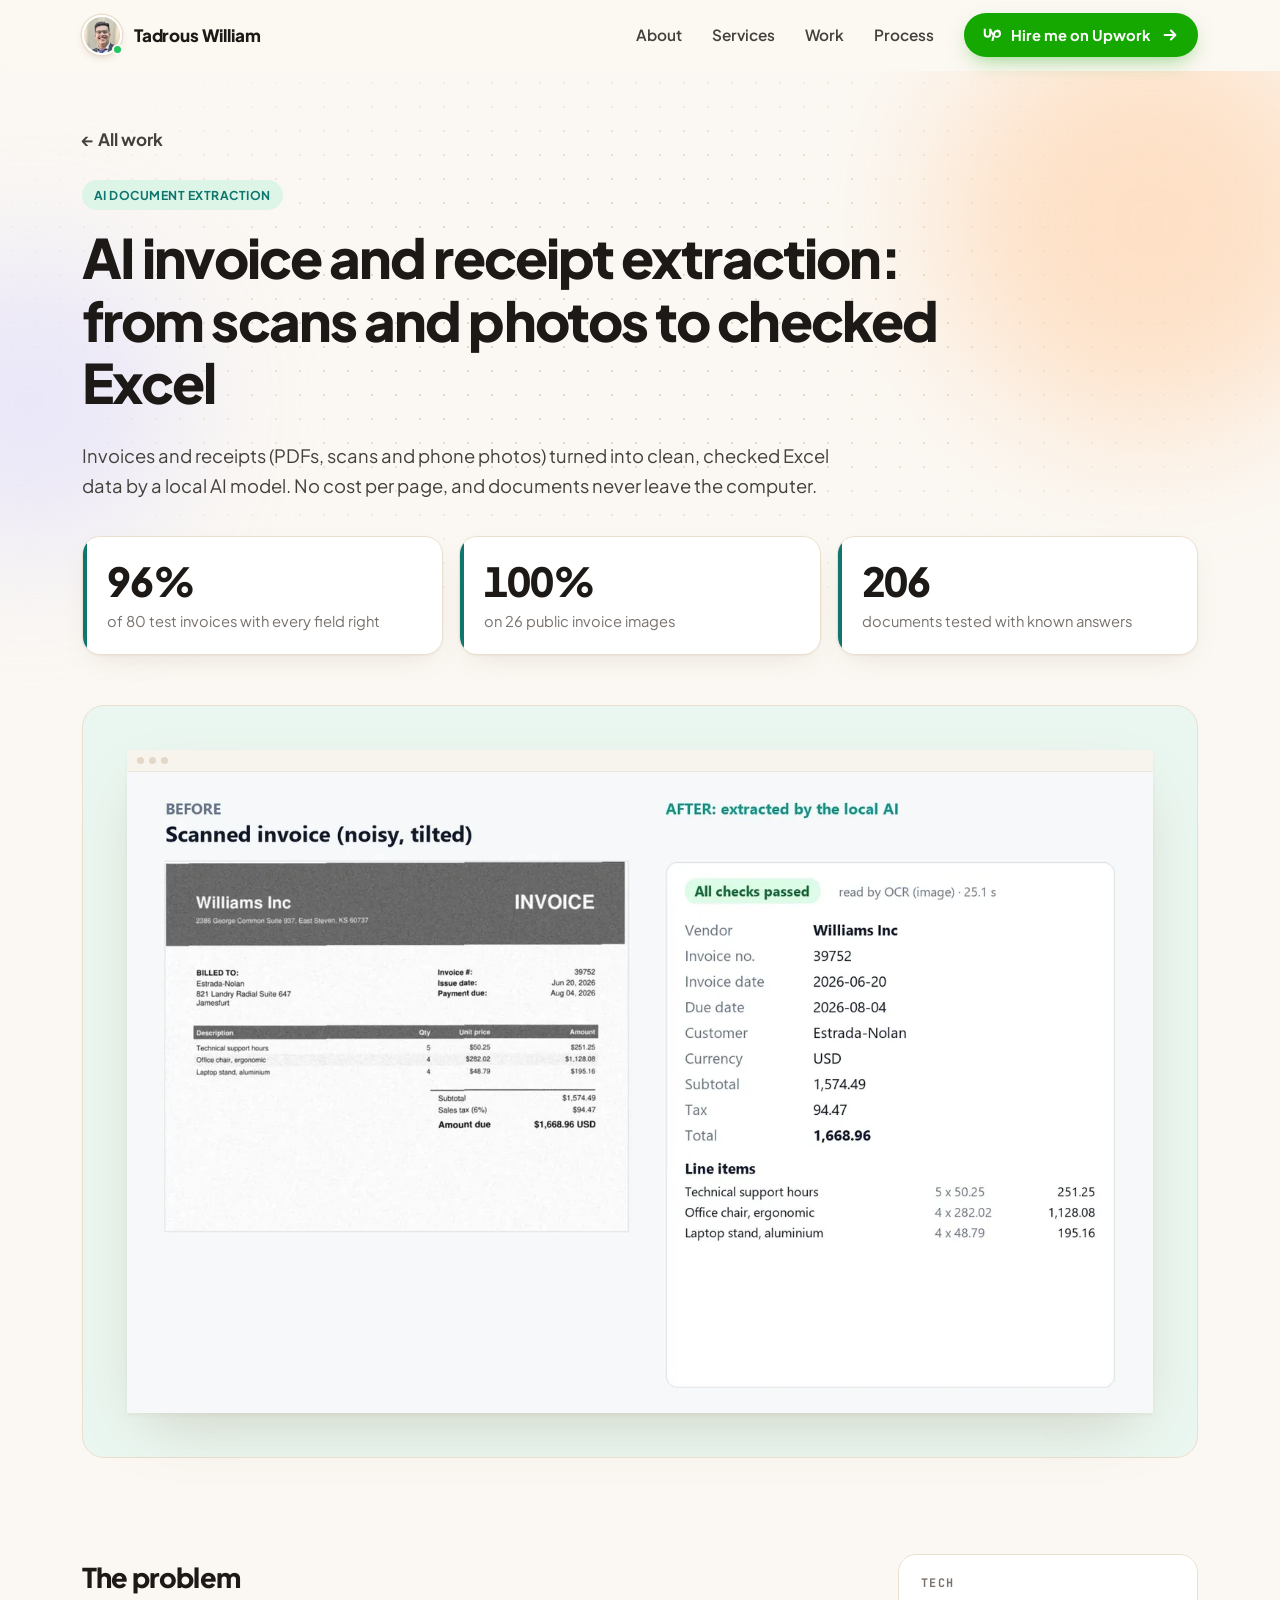
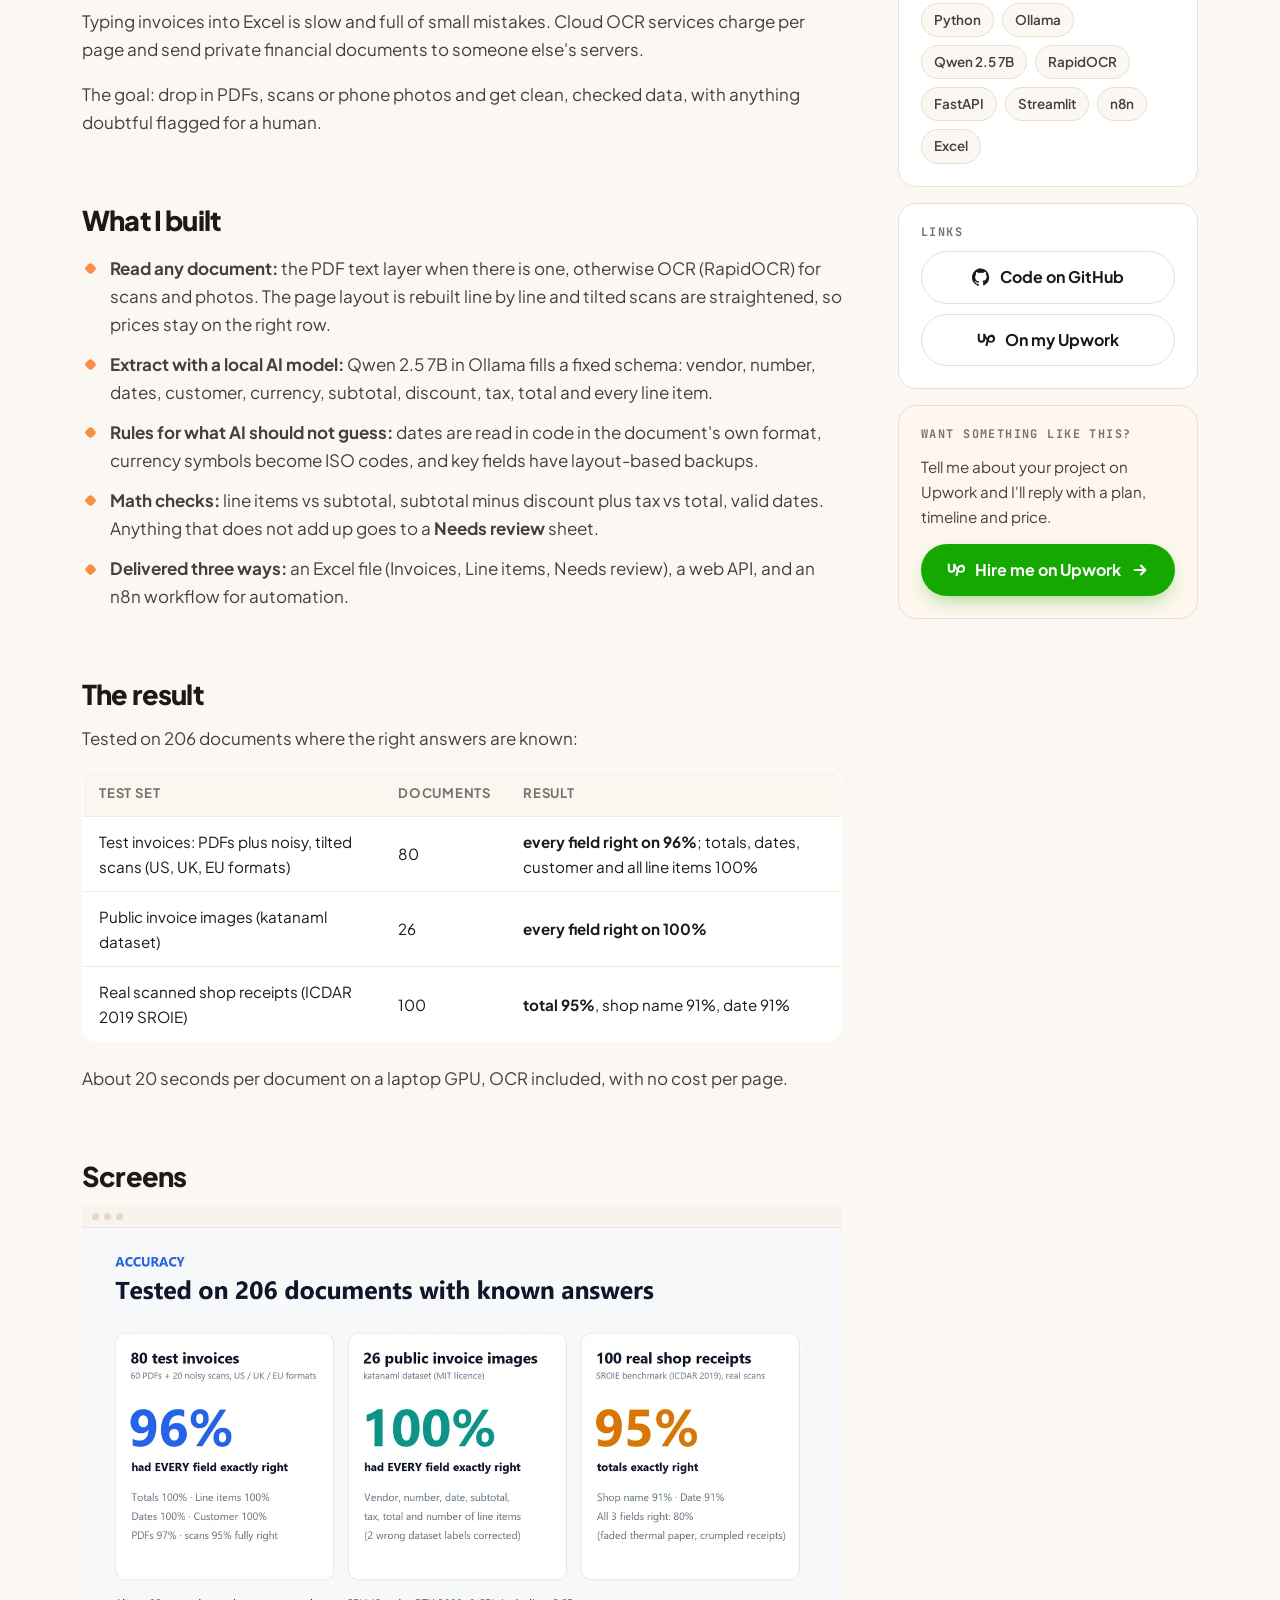
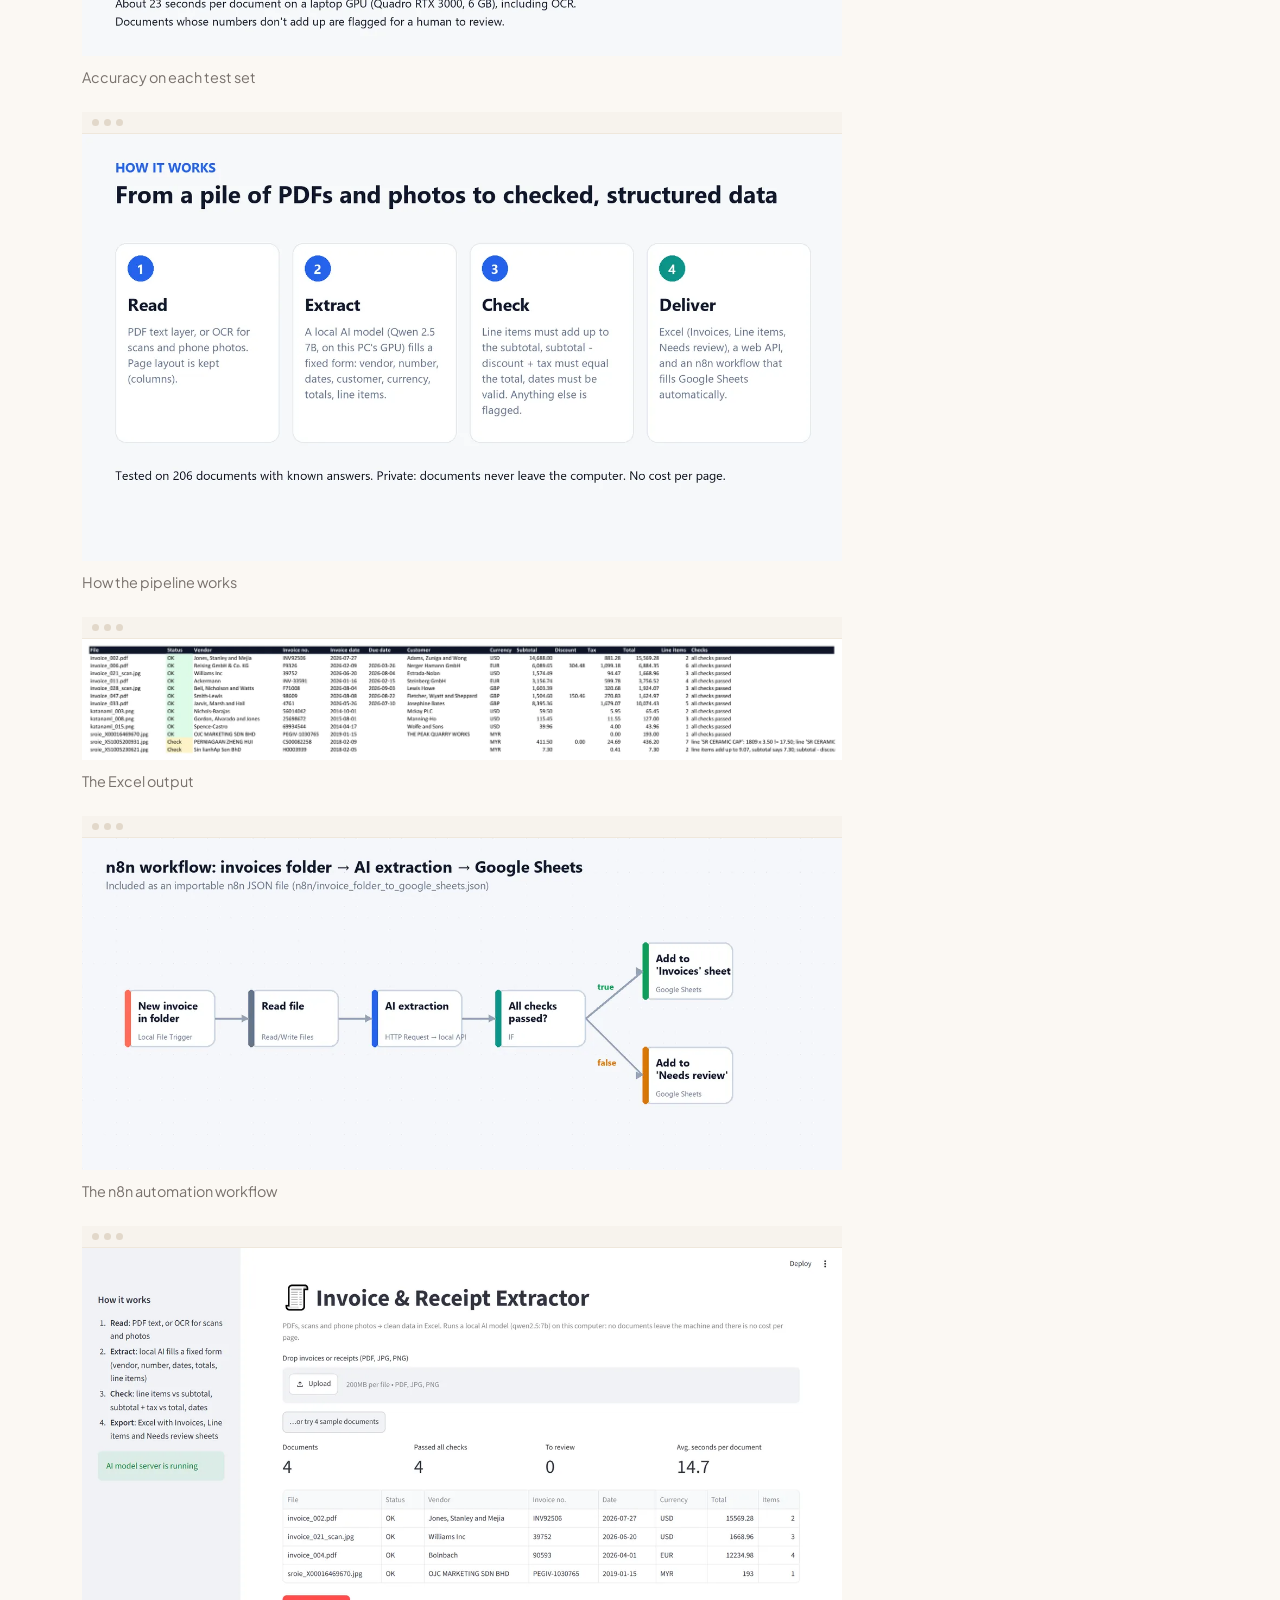
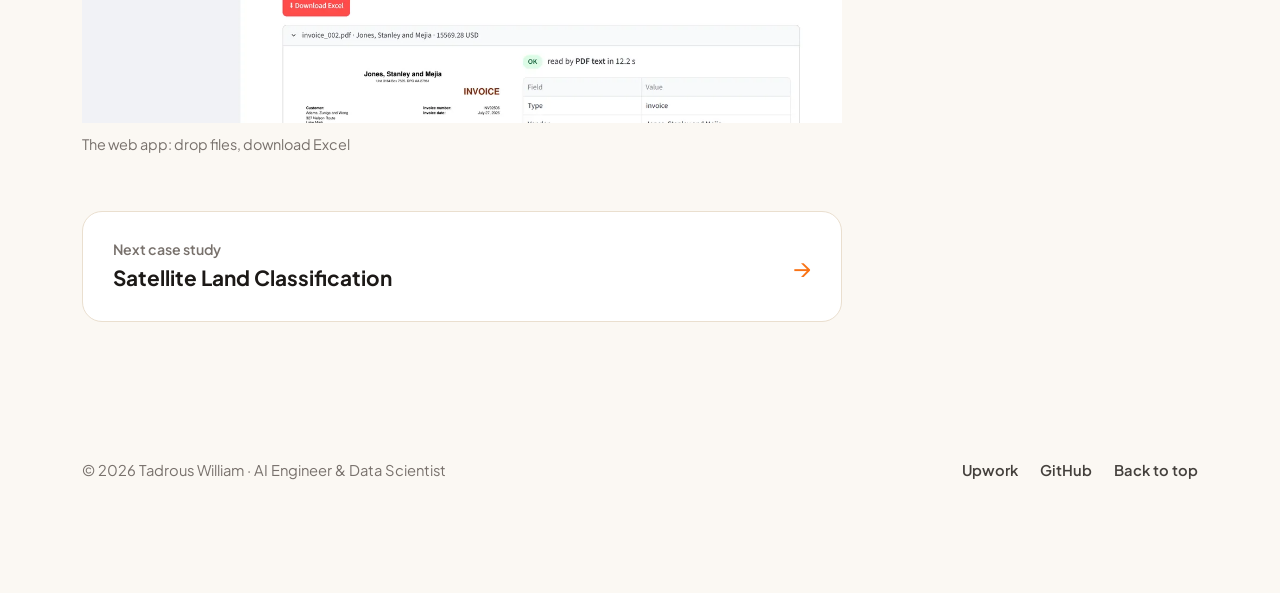
<file: work/ai-invoice-extraction.html>
<!doctype html>
<html lang="en">
<head>
<meta charset="utf-8">
<meta name="viewport" content="width=device-width, initial-scale=1">
<title>AI Invoice Extraction: case study | Tadrous William</title>
<meta name="description" content="AI invoice extraction case study: local LLM and OCR turn invoices and receipts into checked Excel data. Tested on 206 documents, 96-100% fully correct.">
<link rel="canonical" href="https://tadrous-william.github.io/work/ai-invoice-extraction.html">
<meta name="theme-color" content="#FBF8F3">
<meta property="og:type" content="website">
<meta property="og:title" content="AI Invoice Extraction: case study | Tadrous William">
<meta property="og:description" content="AI invoice extraction case study: local LLM and OCR turn invoices and receipts into checked Excel data. Tested on 206 documents, 96-100% fully correct.">
<meta property="og:url" content="https://tadrous-william.github.io/work/ai-invoice-extraction.html">
<meta property="og:image" content="https://tadrous-william.github.io/og-image.jpg">
<meta property="og:image:width" content="1200">
<meta property="og:image:height" content="630">
<meta name="twitter:card" content="summary_large_image">
<link rel="icon" href="../favicon.svg" type="image/svg+xml">
<link rel="icon" href="../favicon-32.png" sizes="32x32" type="image/png">
<link rel="apple-touch-icon" href="../apple-touch-icon.png">
<link rel="preconnect" href="https://fonts.googleapis.com">
<link rel="preconnect" href="https://fonts.gstatic.com" crossorigin>
<link href="https://fonts.googleapis.com/css2?family=JetBrains+Mono:wght@500;600;700&family=Plus+Jakarta+Sans:wght@400;500;600;700;800&display=swap" rel="stylesheet">
<link rel="stylesheet" href="../assets/css/style.css?v=c52320ae">
<script>document.documentElement.classList.add("js")</script>
<script src="../assets/js/main.js?v=c52320ae" defer></script>
</head>
<body id="top">
<a class="skip" href="#main">Skip to content</a>
<header class="nav">
  <div class="wrap">
    <a class="brand" href="../index.html" aria-label="Tadrous William, home"><span class="brand-pic"><img src="../assets/img/avatar.webp" alt="" width="40" height="40"></span><span>Tadrous William</span></a>
    <nav class="nav-links" aria-label="Main">
      <a href="../index.html#about">About</a>
      <a href="../index.html#services">Services</a>
      <a href="../index.html#work">Work</a>
      <a href="../index.html#process">Process</a>
      <a class="btn btn-primary" href="https://www.upwork.com/freelancers/~019622575b1d53884b" target="_blank" rel="noopener"><svg viewBox="0 0 24 24" fill="currentColor" aria-hidden="true"><path d="M18.6 13.5c-1 0-2-.4-2.8-1.1l.2-1.1v-.1c.2-1.2.9-3.2 2.6-3.2a2.7 2.7 0 0 1 0 5.5Zm0-8.2c-2.4 0-4.3 1.6-5.1 4.2-1.2-1.8-2.1-4-2.6-5.8H8.3v7.1a2.3 2.3 0 0 1-4.6 0V3.7H1v7.1a5 5 0 0 0 10 0V9.6c.5 1 1.1 2 1.8 2.9l-1.6 7.4h2.7l1.2-5.4c1 .7 2.2 1.1 3.5 1.1a5.4 5.4 0 0 0 0-10.9Z"/></svg>Hire me on Upwork<svg class="arrow" viewBox="0 0 20 20" fill="none" stroke="currentColor" stroke-width="2.2" stroke-linecap="round" stroke-linejoin="round" aria-hidden="true"><path d="M4 10h11M11 5l5 5-5 5"/></svg></a>
    </nav>
    <button class="menu-btn" aria-label="Open menu" aria-expanded="false"><span></span><span></span><span></span></button>
  </div>
</header>
<main id="main">
<section class="cs-hero">
  <div class="bg-dots"></div><div class="blob b1"></div><div class="blob b3"></div>
  <div class="wrap" style="position:relative">
    <a class="crumb" href="../index.html#work">← All work</a><br>
    <span class="tag rise" style="background:#DCF5E7;color:#0F766E">AI document extraction</span>
    <h1 class="rise d1">AI invoice and receipt extraction: from scans and photos to checked Excel</h1>
    <p class="lead rise d2">Invoices and receipts (PDFs, scans and phone photos) turned into clean, checked Excel data by a local AI model. No cost per page, and documents never leave the computer.</p>
    <div class="metrics"><div class="stat rise d3" style="--c:#0F766E"><div class="num">96%</div><p>of 80 test invoices with every field right</p></div><div class="stat rise d3" style="--c:#0F766E"><div class="num">100%</div><p>on 26 public invoice images</p></div><div class="stat rise d3" style="--c:#0F766E"><div class="num">206</div><p>documents tested with known answers</p></div></div>
  </div>
</section>
<div class="wrap"><div class="cs-shot reveal" style="--tint:#EAF7F0"><div class="frame"><div class="fbar"><i></i><i></i><i></i></div><img src="../assets/img/inv-before-after.webp" alt="Before: a noisy, tilted scanned invoice. After: every field extracted and all checks passed" width="1400" height="875" fetchpriority="high"></div></div></div>
<section>
  <div class="wrap cs-body">
    <div>
      <section class="reveal"><h2>The problem</h2><p>Typing invoices into Excel is slow and full of small mistakes. Cloud OCR services charge per page and send private financial documents to someone else&#x27;s servers.</p><p>The goal: drop in PDFs, scans or phone photos and get clean, checked data, with anything doubtful flagged for a human.</p></section>
      <section class="reveal"><h2>What I built</h2><ul><li><b>Read any document:</b> the PDF text layer when there is one, otherwise OCR (RapidOCR) for scans and photos. The page layout is rebuilt line by line and tilted scans are straightened, so prices stay on the right row.</li><li><b>Extract with a local AI model:</b> Qwen 2.5 7B in Ollama fills a fixed schema: vendor, number, dates, customer, currency, subtotal, discount, tax, total and every line item.</li><li><b>Rules for what AI should not guess:</b> dates are read in code in the document's own format, currency symbols become ISO codes, and key fields have layout-based backups.</li><li><b>Math checks:</b> line items vs subtotal, subtotal minus discount plus tax vs total, valid dates. Anything that does not add up goes to a <b>Needs review</b> sheet.</li><li><b>Delivered three ways:</b> an Excel file (Invoices, Line items, Needs review), a web API, and an n8n workflow for automation.</li></ul></section>
      <section class="reveal"><h2>The result</h2><p>Tested on 206 documents where the right answers are known:</p><table class="table"><thead><tr><th>Test set</th><th>Documents</th><th>Result</th></tr></thead><tbody><tr><td>Test invoices: PDFs plus noisy, tilted scans (US, UK, EU formats)</td><td>80</td><td><b>every field right on 96%</b>; totals, dates, customer and all line items 100%</td></tr><tr><td>Public invoice images (katanaml dataset)</td><td>26</td><td><b>every field right on 100%</b></td></tr><tr><td>Real scanned shop receipts (ICDAR 2019 SROIE)</td><td>100</td><td><b>total 95%</b>, shop name 91%, date 91%</td></tr></tbody></table><p>About 20 seconds per document on a laptop GPU, OCR included, with no cost per page.</p></section>
      <section><h2>Screens</h2><div class="gallery"><figure class="reveal"><div class="frame"><div class="fbar"><i></i><i></i><i></i></div><img src="../assets/img/inv-accuracy.webp" alt="Accuracy on each test set" width="1400" height="788" loading="lazy" decoding="async"></div><figcaption>Accuracy on each test set</figcaption></figure><figure class="reveal"><div class="frame"><div class="fbar"><i></i><i></i><i></i></div><img src="../assets/img/inv-how.webp" alt="How the pipeline works" width="1400" height="788" loading="lazy" decoding="async"></div><figcaption>How the pipeline works</figcaption></figure><figure class="reveal"><div class="frame"><div class="fbar"><i></i><i></i><i></i></div><img src="../assets/img/inv-excel.webp" alt="The Excel output" width="1600" height="255" loading="lazy" decoding="async"></div><figcaption>The Excel output</figcaption></figure><figure class="reveal"><div class="frame"><div class="fbar"><i></i><i></i><i></i></div><img src="../assets/img/inv-n8n.webp" alt="The n8n automation workflow" width="1400" height="612" loading="lazy" decoding="async"></div><figcaption>The n8n automation workflow</figcaption></figure><figure class="reveal"><div class="frame"><div class="fbar"><i></i><i></i><i></i></div><img src="../assets/img/inv-app.webp" alt="The web app: drop files, download Excel" width="1400" height="875" loading="lazy" decoding="async"></div><figcaption>The web app: drop files, download Excel</figcaption></figure></div></section>
      <a class="next reveal" href="sentinel2-land-classification.html"><div><small>Next case study</small><b>Satellite Land Classification</b></div><span class="arrow">→</span></a>
    </div>
    <aside class="aside">
      <div class="box"><h4>Tech</h4><div class="chips"><span>Python</span><span>Ollama</span><span>Qwen 2.5 7B</span><span>RapidOCR</span><span>FastAPI</span><span>Streamlit</span><span>n8n</span><span>Excel</span></div></div>
      <div class="box"><h4>Links</h4><a class="btn btn-ghost" href="https://github.com/Tadrous-William/ai-invoice-extraction" target="_blank" rel="noopener"><svg viewBox="0 0 24 24" fill="currentColor" aria-hidden="true"><path d="M12 .5a12 12 0 0 0-3.8 23.4c.6.1.8-.3.8-.6v-2.2c-3.3.7-4-1.4-4-1.4-.6-1.4-1.4-1.8-1.4-1.8-1-.7.1-.7.1-.7 1.2.1 1.8 1.2 1.8 1.2 1 1.8 2.8 1.3 3.5 1 .1-.8.4-1.3.7-1.6-2.7-.3-5.5-1.3-5.5-5.9 0-1.3.5-2.4 1.2-3.2-.1-.3-.5-1.5.1-3.2 0 0 1-.3 3.3 1.2a11.5 11.5 0 0 1 6 0C17.3 4.7 18.3 5 18.3 5c.7 1.7.3 2.9.1 3.2.8.8 1.2 1.9 1.2 3.2 0 4.6-2.8 5.6-5.5 5.9.4.4.8 1.1.8 2.2v3.3c0 .3.2.7.8.6A12 12 0 0 0 12 .5Z"/></svg>Code on GitHub</a><a class="btn btn-ghost" href="https://www.upwork.com/freelancers/~019622575b1d53884b?p=2105389445908152320" target="_blank" rel="noopener"><svg viewBox="0 0 24 24" fill="currentColor" aria-hidden="true"><path d="M18.6 13.5c-1 0-2-.4-2.8-1.1l.2-1.1v-.1c.2-1.2.9-3.2 2.6-3.2a2.7 2.7 0 0 1 0 5.5Zm0-8.2c-2.4 0-4.3 1.6-5.1 4.2-1.2-1.8-2.1-4-2.6-5.8H8.3v7.1a2.3 2.3 0 0 1-4.6 0V3.7H1v7.1a5 5 0 0 0 10 0V9.6c.5 1 1.1 2 1.8 2.9l-1.6 7.4h2.7l1.2-5.4c1 .7 2.2 1.1 3.5 1.1a5.4 5.4 0 0 0 0-10.9Z"/></svg>On my Upwork</a></div>
      <div class="box" style="background:#FFF7EF"><h4>Want something like this?</h4><p style="font-size:.95rem;color:var(--ink-2)">Tell me about your project on Upwork and I'll reply with a plan, timeline and price.</p><a class="btn btn-primary" href="https://www.upwork.com/freelancers/~019622575b1d53884b" target="_blank" rel="noopener"><svg viewBox="0 0 24 24" fill="currentColor" aria-hidden="true"><path d="M18.6 13.5c-1 0-2-.4-2.8-1.1l.2-1.1v-.1c.2-1.2.9-3.2 2.6-3.2a2.7 2.7 0 0 1 0 5.5Zm0-8.2c-2.4 0-4.3 1.6-5.1 4.2-1.2-1.8-2.1-4-2.6-5.8H8.3v7.1a2.3 2.3 0 0 1-4.6 0V3.7H1v7.1a5 5 0 0 0 10 0V9.6c.5 1 1.1 2 1.8 2.9l-1.6 7.4h2.7l1.2-5.4c1 .7 2.2 1.1 3.5 1.1a5.4 5.4 0 0 0 0-10.9Z"/></svg>Hire me on Upwork<svg class="arrow" viewBox="0 0 20 20" fill="none" stroke="currentColor" stroke-width="2.2" stroke-linecap="round" stroke-linejoin="round" aria-hidden="true"><path d="M4 10h11M11 5l5 5-5 5"/></svg></a></div>
    </aside>
  </div>
</section>
</main>
<footer>
  <div class="wrap">
    <span>© <span id="year">2026</span> Tadrous William · AI Engineer &amp; Data Scientist</span>
    <nav aria-label="Footer">
      <a href="https://www.upwork.com/freelancers/~019622575b1d53884b" target="_blank" rel="noopener">Upwork</a>
      <a href="https://github.com/Tadrous-William" target="_blank" rel="noopener">GitHub</a>
      <a href="../index.html#top">Back to top</a>
    </nav>
  </div>
</footer>
<div class="sticky-cta"><a class="btn btn-primary" href="https://www.upwork.com/freelancers/~019622575b1d53884b" target="_blank" rel="noopener"><svg viewBox="0 0 24 24" fill="currentColor" aria-hidden="true"><path d="M18.6 13.5c-1 0-2-.4-2.8-1.1l.2-1.1v-.1c.2-1.2.9-3.2 2.6-3.2a2.7 2.7 0 0 1 0 5.5Zm0-8.2c-2.4 0-4.3 1.6-5.1 4.2-1.2-1.8-2.1-4-2.6-5.8H8.3v7.1a2.3 2.3 0 0 1-4.6 0V3.7H1v7.1a5 5 0 0 0 10 0V9.6c.5 1 1.1 2 1.8 2.9l-1.6 7.4h2.7l1.2-5.4c1 .7 2.2 1.1 3.5 1.1a5.4 5.4 0 0 0 0-10.9Z"/></svg>Hire me on Upwork<svg class="arrow" viewBox="0 0 20 20" fill="none" stroke="currentColor" stroke-width="2.2" stroke-linecap="round" stroke-linejoin="round" aria-hidden="true"><path d="M4 10h11M11 5l5 5-5 5"/></svg></a></div>
</body>
</html>
</file>
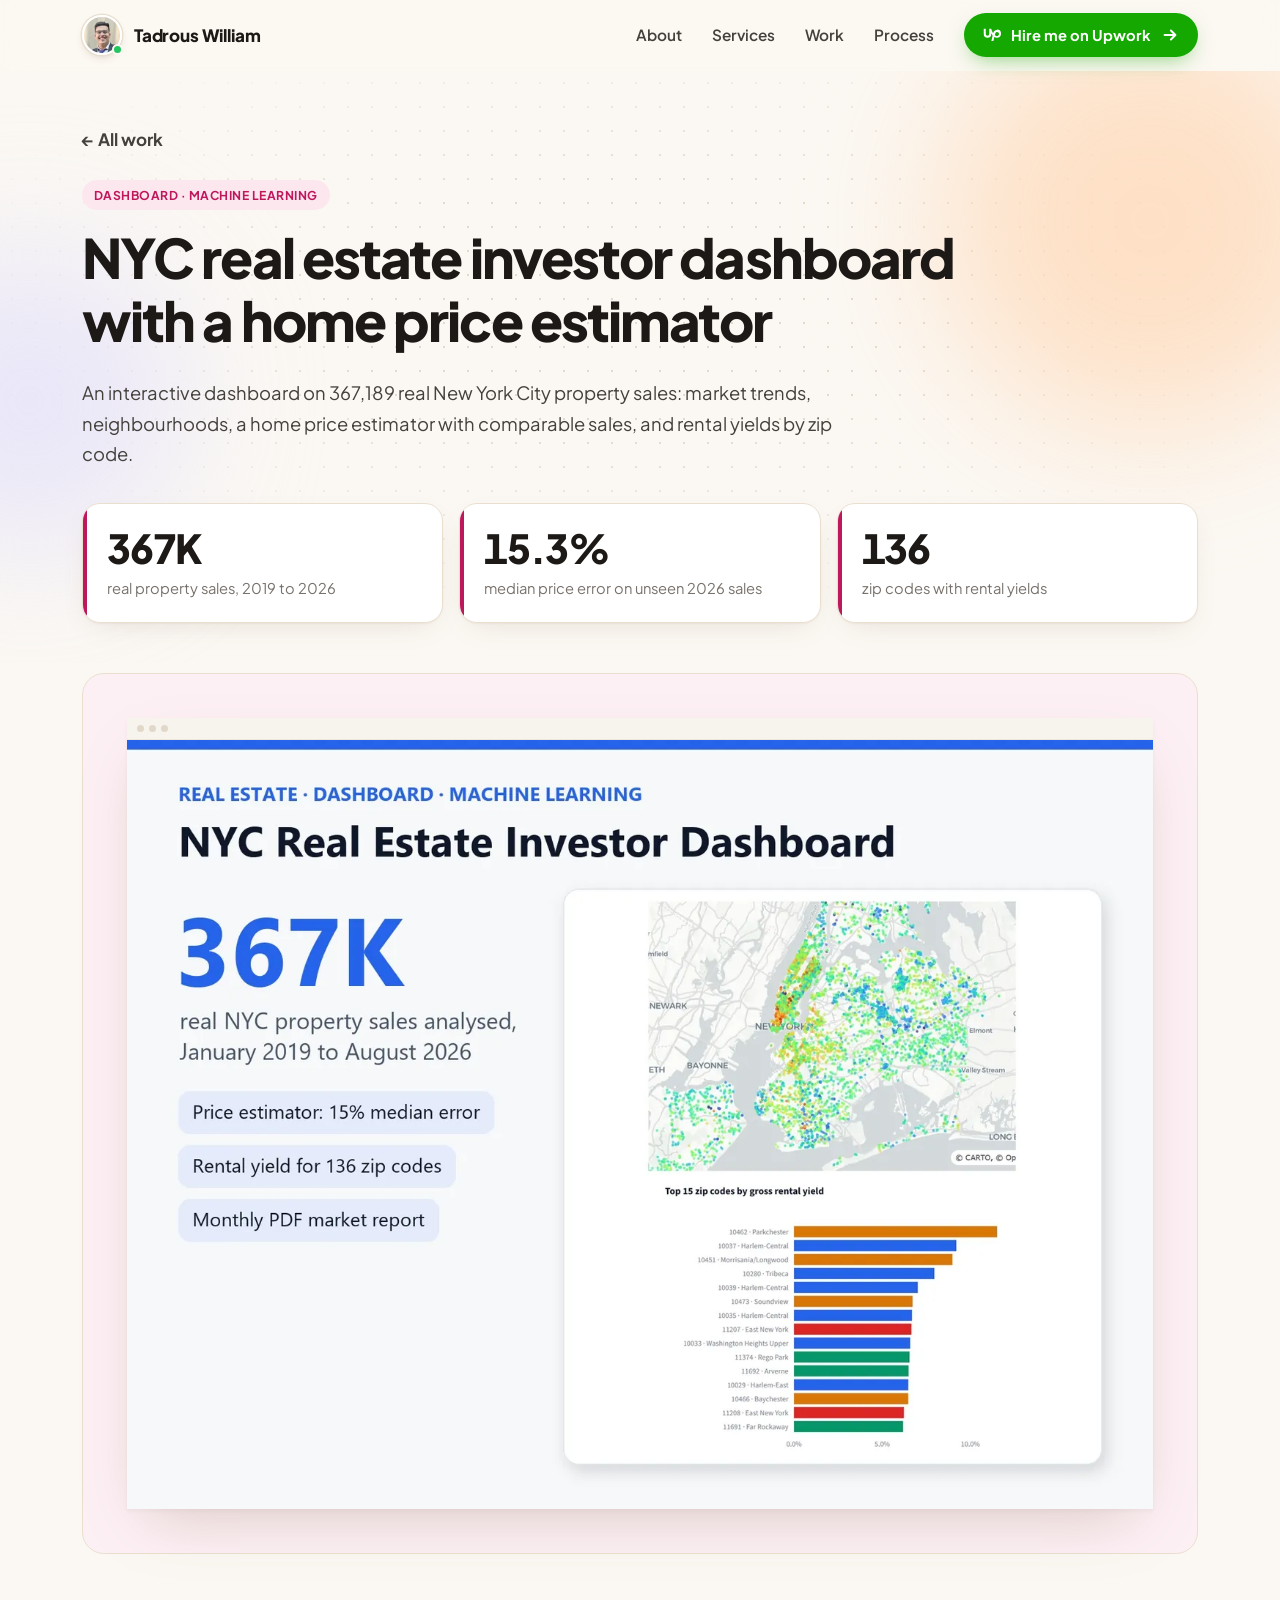
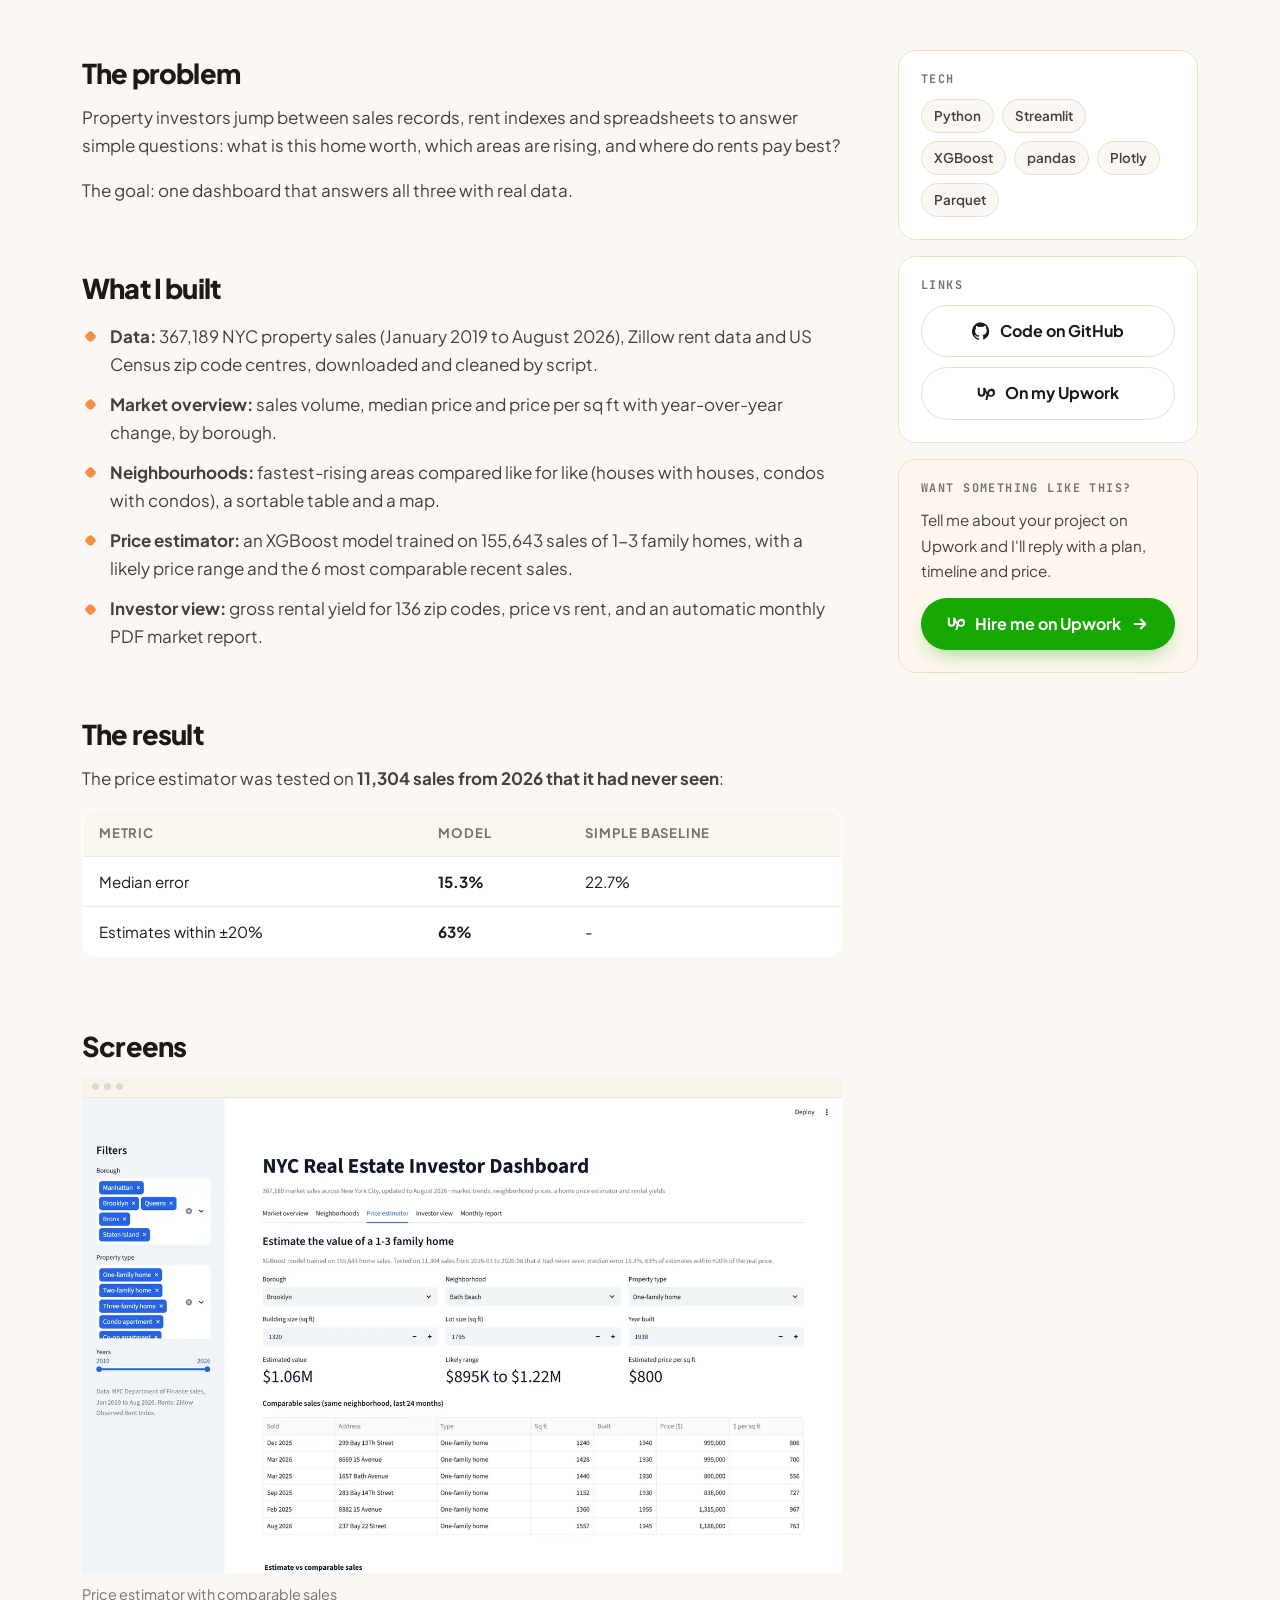
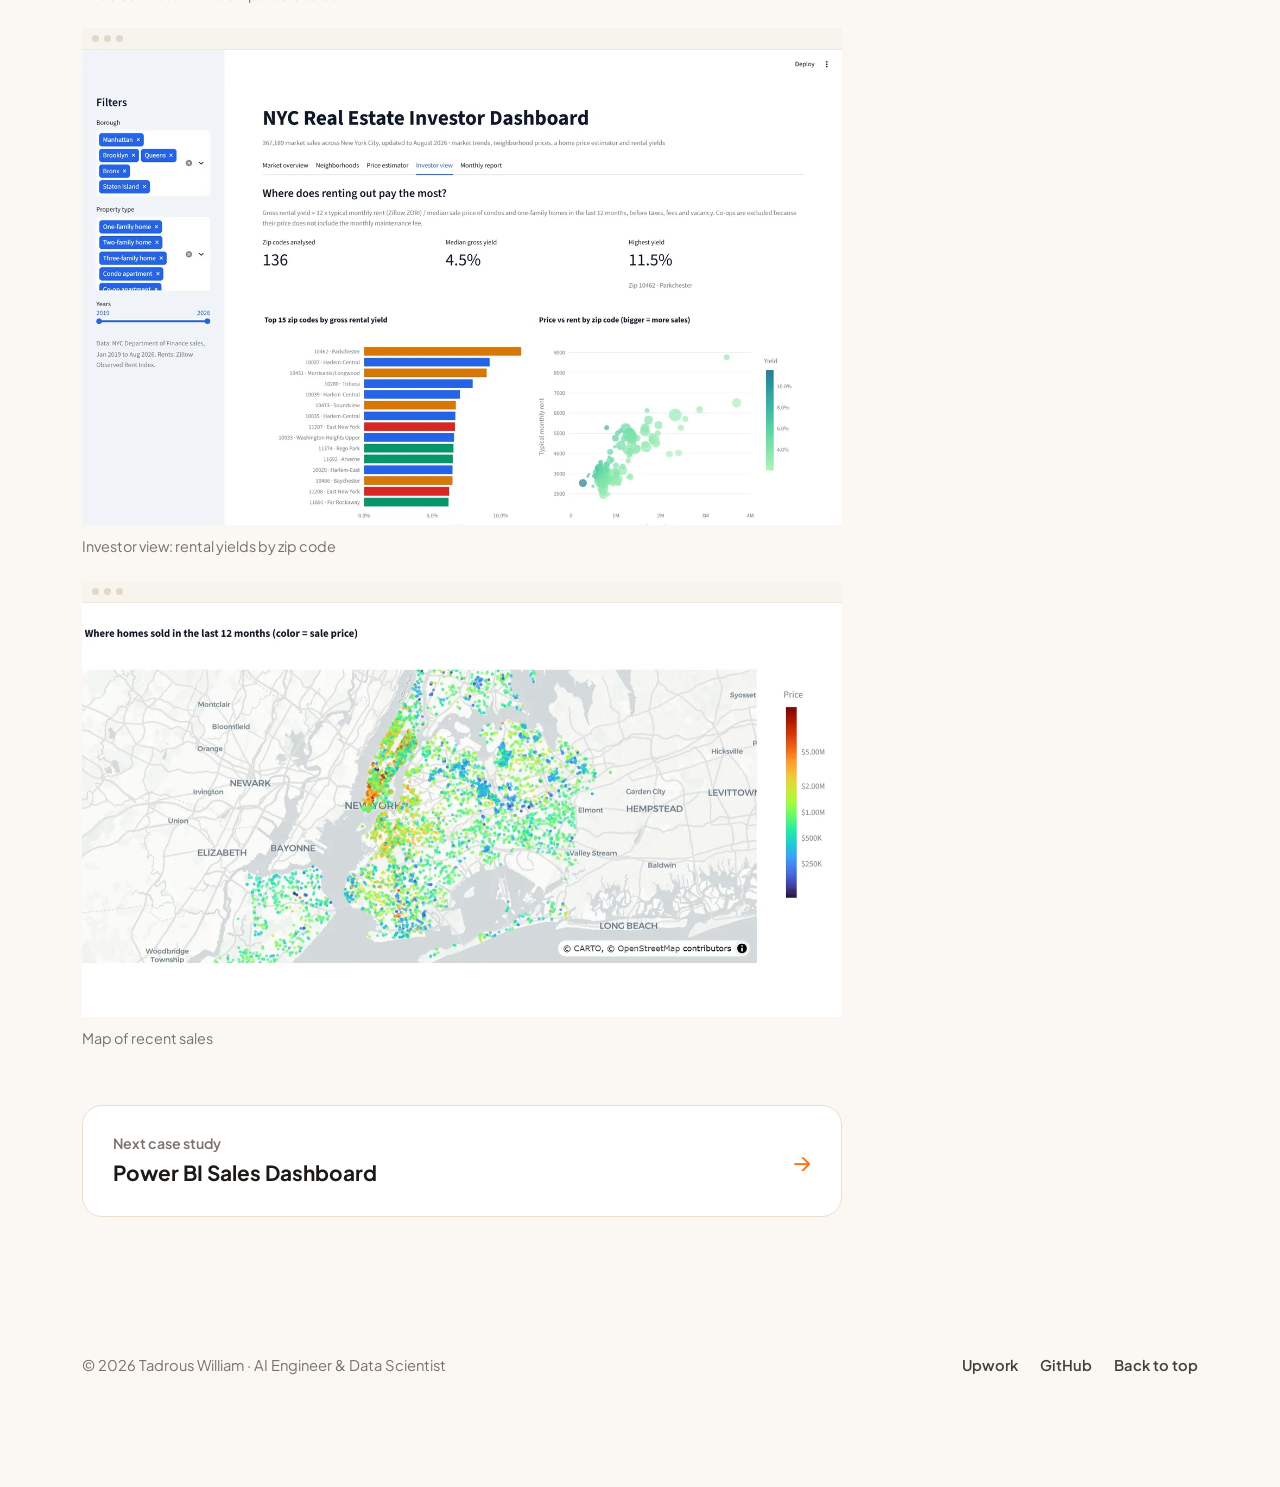
<file: work/nyc-real-estate-dashboard.html>
<!doctype html>
<html lang="en">
<head>
<meta charset="utf-8">
<meta name="viewport" content="width=device-width, initial-scale=1">
<title>NYC Real Estate Dashboard: case study | Tadrous William</title>
<meta name="description" content="NYC real estate dashboard case study: 367,189 sales, XGBoost price estimator with 15.3% median error on unseen 2026 sales, rental yields for 136 zip codes.">
<link rel="canonical" href="https://tadrous-william.github.io/work/nyc-real-estate-dashboard.html">
<meta name="theme-color" content="#FBF8F3">
<meta property="og:type" content="website">
<meta property="og:title" content="NYC Real Estate Dashboard: case study | Tadrous William">
<meta property="og:description" content="NYC real estate dashboard case study: 367,189 sales, XGBoost price estimator with 15.3% median error on unseen 2026 sales, rental yields for 136 zip codes.">
<meta property="og:url" content="https://tadrous-william.github.io/work/nyc-real-estate-dashboard.html">
<meta property="og:image" content="https://tadrous-william.github.io/og-image.jpg">
<meta property="og:image:width" content="1200">
<meta property="og:image:height" content="630">
<meta name="twitter:card" content="summary_large_image">
<link rel="icon" href="../favicon.svg" type="image/svg+xml">
<link rel="icon" href="../favicon-32.png" sizes="32x32" type="image/png">
<link rel="apple-touch-icon" href="../apple-touch-icon.png">
<link rel="preconnect" href="https://fonts.googleapis.com">
<link rel="preconnect" href="https://fonts.gstatic.com" crossorigin>
<link href="https://fonts.googleapis.com/css2?family=JetBrains+Mono:wght@500;600;700&family=Plus+Jakarta+Sans:wght@400;500;600;700;800&display=swap" rel="stylesheet">
<link rel="stylesheet" href="../assets/css/style.css?v=c52320ae">
<script>document.documentElement.classList.add("js")</script>
<script src="../assets/js/main.js?v=c52320ae" defer></script>
</head>
<body id="top">
<a class="skip" href="#main">Skip to content</a>
<header class="nav">
  <div class="wrap">
    <a class="brand" href="../index.html" aria-label="Tadrous William, home"><span class="brand-pic"><img src="../assets/img/avatar.webp" alt="" width="40" height="40"></span><span>Tadrous William</span></a>
    <nav class="nav-links" aria-label="Main">
      <a href="../index.html#about">About</a>
      <a href="../index.html#services">Services</a>
      <a href="../index.html#work">Work</a>
      <a href="../index.html#process">Process</a>
      <a class="btn btn-primary" href="https://www.upwork.com/freelancers/~019622575b1d53884b" target="_blank" rel="noopener"><svg viewBox="0 0 24 24" fill="currentColor" aria-hidden="true"><path d="M18.6 13.5c-1 0-2-.4-2.8-1.1l.2-1.1v-.1c.2-1.2.9-3.2 2.6-3.2a2.7 2.7 0 0 1 0 5.5Zm0-8.2c-2.4 0-4.3 1.6-5.1 4.2-1.2-1.8-2.1-4-2.6-5.8H8.3v7.1a2.3 2.3 0 0 1-4.6 0V3.7H1v7.1a5 5 0 0 0 10 0V9.6c.5 1 1.1 2 1.8 2.9l-1.6 7.4h2.7l1.2-5.4c1 .7 2.2 1.1 3.5 1.1a5.4 5.4 0 0 0 0-10.9Z"/></svg>Hire me on Upwork<svg class="arrow" viewBox="0 0 20 20" fill="none" stroke="currentColor" stroke-width="2.2" stroke-linecap="round" stroke-linejoin="round" aria-hidden="true"><path d="M4 10h11M11 5l5 5-5 5"/></svg></a>
    </nav>
    <button class="menu-btn" aria-label="Open menu" aria-expanded="false"><span></span><span></span><span></span></button>
  </div>
</header>
<main id="main">
<section class="cs-hero">
  <div class="bg-dots"></div><div class="blob b1"></div><div class="blob b3"></div>
  <div class="wrap" style="position:relative">
    <a class="crumb" href="../index.html#work">← All work</a><br>
    <span class="tag rise" style="background:#FDE7EF;color:#BE185D">Dashboard · Machine learning</span>
    <h1 class="rise d1">NYC real estate investor dashboard with a home price estimator</h1>
    <p class="lead rise d2">An interactive dashboard on 367,189 real New York City property sales: market trends, neighbourhoods, a home price estimator with comparable sales, and rental yields by zip code.</p>
    <div class="metrics"><div class="stat rise d3" style="--c:#BE185D"><div class="num">367K</div><p>real property sales, 2019 to 2026</p></div><div class="stat rise d3" style="--c:#BE185D"><div class="num">15.3%</div><p>median price error on unseen 2026 sales</p></div><div class="stat rise d3" style="--c:#BE185D"><div class="num">136</div><p>zip codes with rental yields</p></div></div>
  </div>
</section>
<div class="wrap"><div class="cs-shot reveal" style="--tint:#FDF0F5"><div class="frame"><div class="fbar"><i></i><i></i><i></i></div><img src="../assets/img/nyc-cover.webp" alt="NYC real estate investor dashboard" width="1400" height="1050" fetchpriority="high"></div></div></div>
<section>
  <div class="wrap cs-body">
    <div>
      <section class="reveal"><h2>The problem</h2><p>Property investors jump between sales records, rent indexes and spreadsheets to answer simple questions: what is this home worth, which areas are rising, and where do rents pay best?</p><p>The goal: one dashboard that answers all three with real data.</p></section>
      <section class="reveal"><h2>What I built</h2><ul><li><b>Data:</b> 367,189 NYC property sales (January 2019 to August 2026), Zillow rent data and US Census zip code centres, downloaded and cleaned by script.</li><li><b>Market overview:</b> sales volume, median price and price per sq ft with year-over-year change, by borough.</li><li><b>Neighbourhoods:</b> fastest-rising areas compared like for like (houses with houses, condos with condos), a sortable table and a map.</li><li><b>Price estimator:</b> an XGBoost model trained on 155,643 sales of 1-3 family homes, with a likely price range and the 6 most comparable recent sales.</li><li><b>Investor view:</b> gross rental yield for 136 zip codes, price vs rent, and an automatic monthly PDF market report.</li></ul></section>
      <section class="reveal"><h2>The result</h2><p>The price estimator was tested on <b>11,304 sales from 2026 that it had never seen</b>:</p><table class="table"><thead><tr><th>Metric</th><th>Model</th><th>Simple baseline</th></tr></thead><tbody><tr><td>Median error</td><td><b>15.3%</b></td><td>22.7%</td></tr><tr><td>Estimates within ±20%</td><td><b>63%</b></td><td>-</td></tr></tbody></table></section>
      <section><h2>Screens</h2><div class="gallery"><figure class="reveal"><div class="frame"><div class="fbar"><i></i><i></i><i></i></div><img src="../assets/img/nyc-estimator.webp" alt="Price estimator with comparable sales" width="1400" height="875" loading="lazy" decoding="async"></div><figcaption>Price estimator with comparable sales</figcaption></figure><figure class="reveal"><div class="frame"><div class="fbar"><i></i><i></i><i></i></div><img src="../assets/img/nyc-investor.webp" alt="Investor view: rental yields by zip code" width="1400" height="875" loading="lazy" decoding="async"></div><figcaption>Investor view: rental yields by zip code</figcaption></figure><figure class="reveal"><div class="frame"><div class="fbar"><i></i><i></i><i></i></div><img src="../assets/img/nyc-map.webp" alt="Map of recent sales" width="1400" height="763" loading="lazy" decoding="async"></div><figcaption>Map of recent sales</figcaption></figure></div></section>
      <a class="next reveal" href="powerbi-sales-dashboard.html"><div><small>Next case study</small><b>Power BI Sales Dashboard</b></div><span class="arrow">→</span></a>
    </div>
    <aside class="aside">
      <div class="box"><h4>Tech</h4><div class="chips"><span>Python</span><span>Streamlit</span><span>XGBoost</span><span>pandas</span><span>Plotly</span><span>Parquet</span></div></div>
      <div class="box"><h4>Links</h4><a class="btn btn-ghost" href="https://github.com/Tadrous-William/nyc-real-estate-dashboard" target="_blank" rel="noopener"><svg viewBox="0 0 24 24" fill="currentColor" aria-hidden="true"><path d="M12 .5a12 12 0 0 0-3.8 23.4c.6.1.8-.3.8-.6v-2.2c-3.3.7-4-1.4-4-1.4-.6-1.4-1.4-1.8-1.4-1.8-1-.7.1-.7.1-.7 1.2.1 1.8 1.2 1.8 1.2 1 1.8 2.8 1.3 3.5 1 .1-.8.4-1.3.7-1.6-2.7-.3-5.5-1.3-5.5-5.9 0-1.3.5-2.4 1.2-3.2-.1-.3-.5-1.5.1-3.2 0 0 1-.3 3.3 1.2a11.5 11.5 0 0 1 6 0C17.3 4.7 18.3 5 18.3 5c.7 1.7.3 2.9.1 3.2.8.8 1.2 1.9 1.2 3.2 0 4.6-2.8 5.6-5.5 5.9.4.4.8 1.1.8 2.2v3.3c0 .3.2.7.8.6A12 12 0 0 0 12 .5Z"/></svg>Code on GitHub</a><a class="btn btn-ghost" href="https://www.upwork.com/freelancers/~019622575b1d53884b?p=2105391619908190208" target="_blank" rel="noopener"><svg viewBox="0 0 24 24" fill="currentColor" aria-hidden="true"><path d="M18.6 13.5c-1 0-2-.4-2.8-1.1l.2-1.1v-.1c.2-1.2.9-3.2 2.6-3.2a2.7 2.7 0 0 1 0 5.5Zm0-8.2c-2.4 0-4.3 1.6-5.1 4.2-1.2-1.8-2.1-4-2.6-5.8H8.3v7.1a2.3 2.3 0 0 1-4.6 0V3.7H1v7.1a5 5 0 0 0 10 0V9.6c.5 1 1.1 2 1.8 2.9l-1.6 7.4h2.7l1.2-5.4c1 .7 2.2 1.1 3.5 1.1a5.4 5.4 0 0 0 0-10.9Z"/></svg>On my Upwork</a></div>
      <div class="box" style="background:#FFF7EF"><h4>Want something like this?</h4><p style="font-size:.95rem;color:var(--ink-2)">Tell me about your project on Upwork and I'll reply with a plan, timeline and price.</p><a class="btn btn-primary" href="https://www.upwork.com/freelancers/~019622575b1d53884b" target="_blank" rel="noopener"><svg viewBox="0 0 24 24" fill="currentColor" aria-hidden="true"><path d="M18.6 13.5c-1 0-2-.4-2.8-1.1l.2-1.1v-.1c.2-1.2.9-3.2 2.6-3.2a2.7 2.7 0 0 1 0 5.5Zm0-8.2c-2.4 0-4.3 1.6-5.1 4.2-1.2-1.8-2.1-4-2.6-5.8H8.3v7.1a2.3 2.3 0 0 1-4.6 0V3.7H1v7.1a5 5 0 0 0 10 0V9.6c.5 1 1.1 2 1.8 2.9l-1.6 7.4h2.7l1.2-5.4c1 .7 2.2 1.1 3.5 1.1a5.4 5.4 0 0 0 0-10.9Z"/></svg>Hire me on Upwork<svg class="arrow" viewBox="0 0 20 20" fill="none" stroke="currentColor" stroke-width="2.2" stroke-linecap="round" stroke-linejoin="round" aria-hidden="true"><path d="M4 10h11M11 5l5 5-5 5"/></svg></a></div>
    </aside>
  </div>
</section>
</main>
<footer>
  <div class="wrap">
    <span>© <span id="year">2026</span> Tadrous William · AI Engineer &amp; Data Scientist</span>
    <nav aria-label="Footer">
      <a href="https://www.upwork.com/freelancers/~019622575b1d53884b" target="_blank" rel="noopener">Upwork</a>
      <a href="https://github.com/Tadrous-William" target="_blank" rel="noopener">GitHub</a>
      <a href="../index.html#top">Back to top</a>
    </nav>
  </div>
</footer>
<div class="sticky-cta"><a class="btn btn-primary" href="https://www.upwork.com/freelancers/~019622575b1d53884b" target="_blank" rel="noopener"><svg viewBox="0 0 24 24" fill="currentColor" aria-hidden="true"><path d="M18.6 13.5c-1 0-2-.4-2.8-1.1l.2-1.1v-.1c.2-1.2.9-3.2 2.6-3.2a2.7 2.7 0 0 1 0 5.5Zm0-8.2c-2.4 0-4.3 1.6-5.1 4.2-1.2-1.8-2.1-4-2.6-5.8H8.3v7.1a2.3 2.3 0 0 1-4.6 0V3.7H1v7.1a5 5 0 0 0 10 0V9.6c.5 1 1.1 2 1.8 2.9l-1.6 7.4h2.7l1.2-5.4c1 .7 2.2 1.1 3.5 1.1a5.4 5.4 0 0 0 0-10.9Z"/></svg>Hire me on Upwork<svg class="arrow" viewBox="0 0 20 20" fill="none" stroke="currentColor" stroke-width="2.2" stroke-linecap="round" stroke-linejoin="round" aria-hidden="true"><path d="M4 10h11M11 5l5 5-5 5"/></svg></a></div>
</body>
</html>
</file>
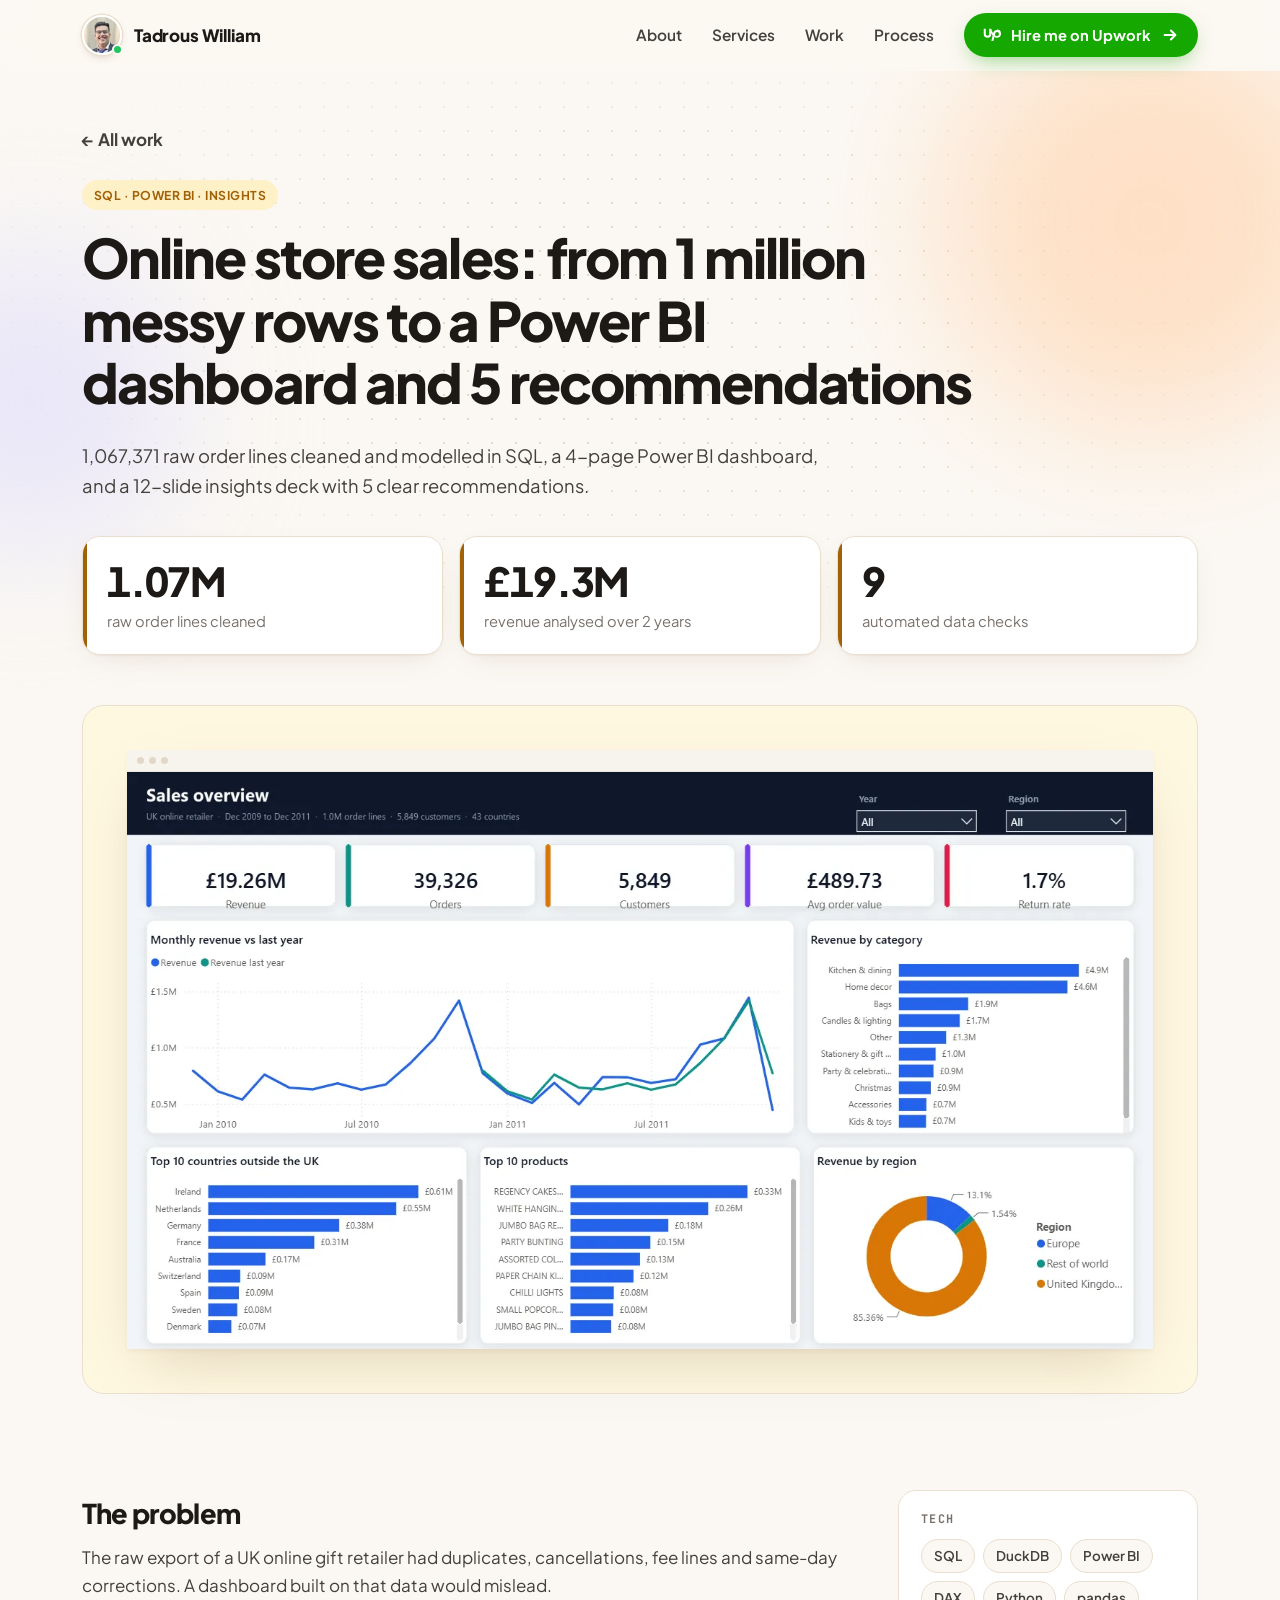
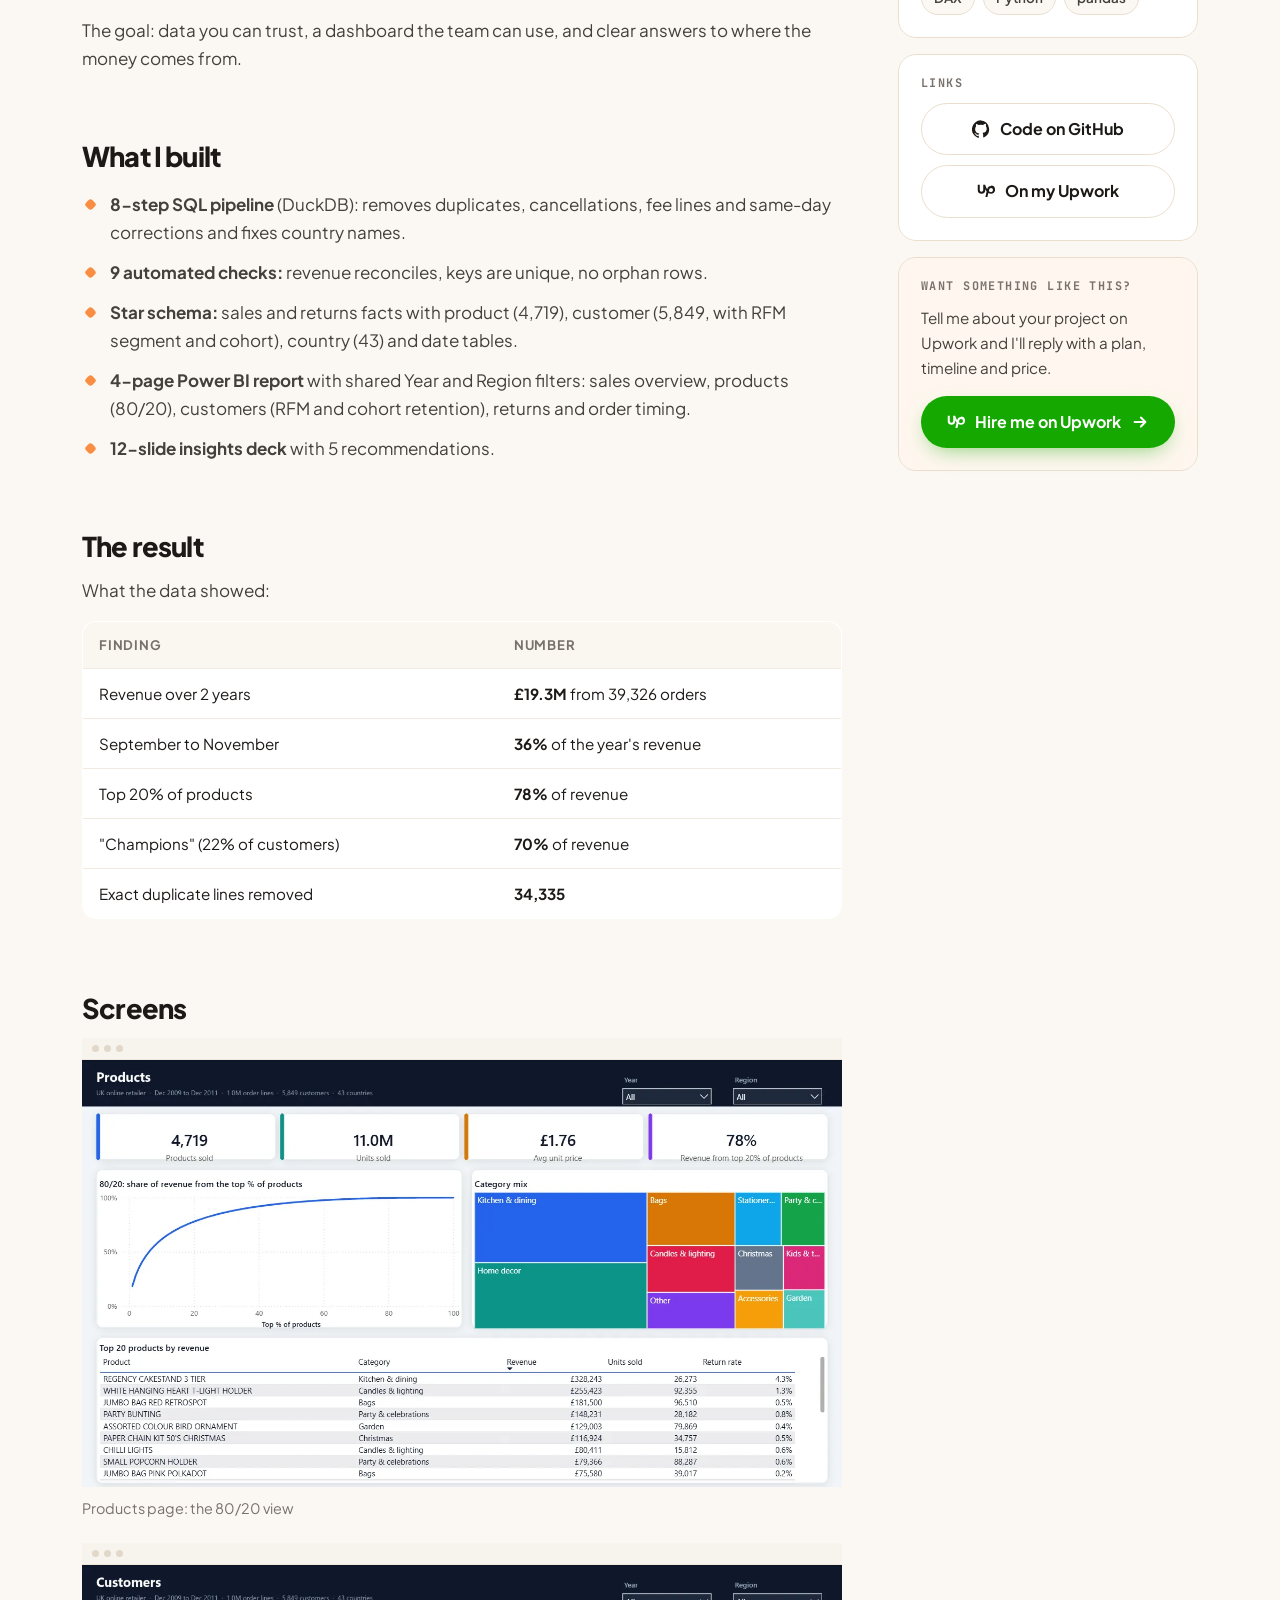
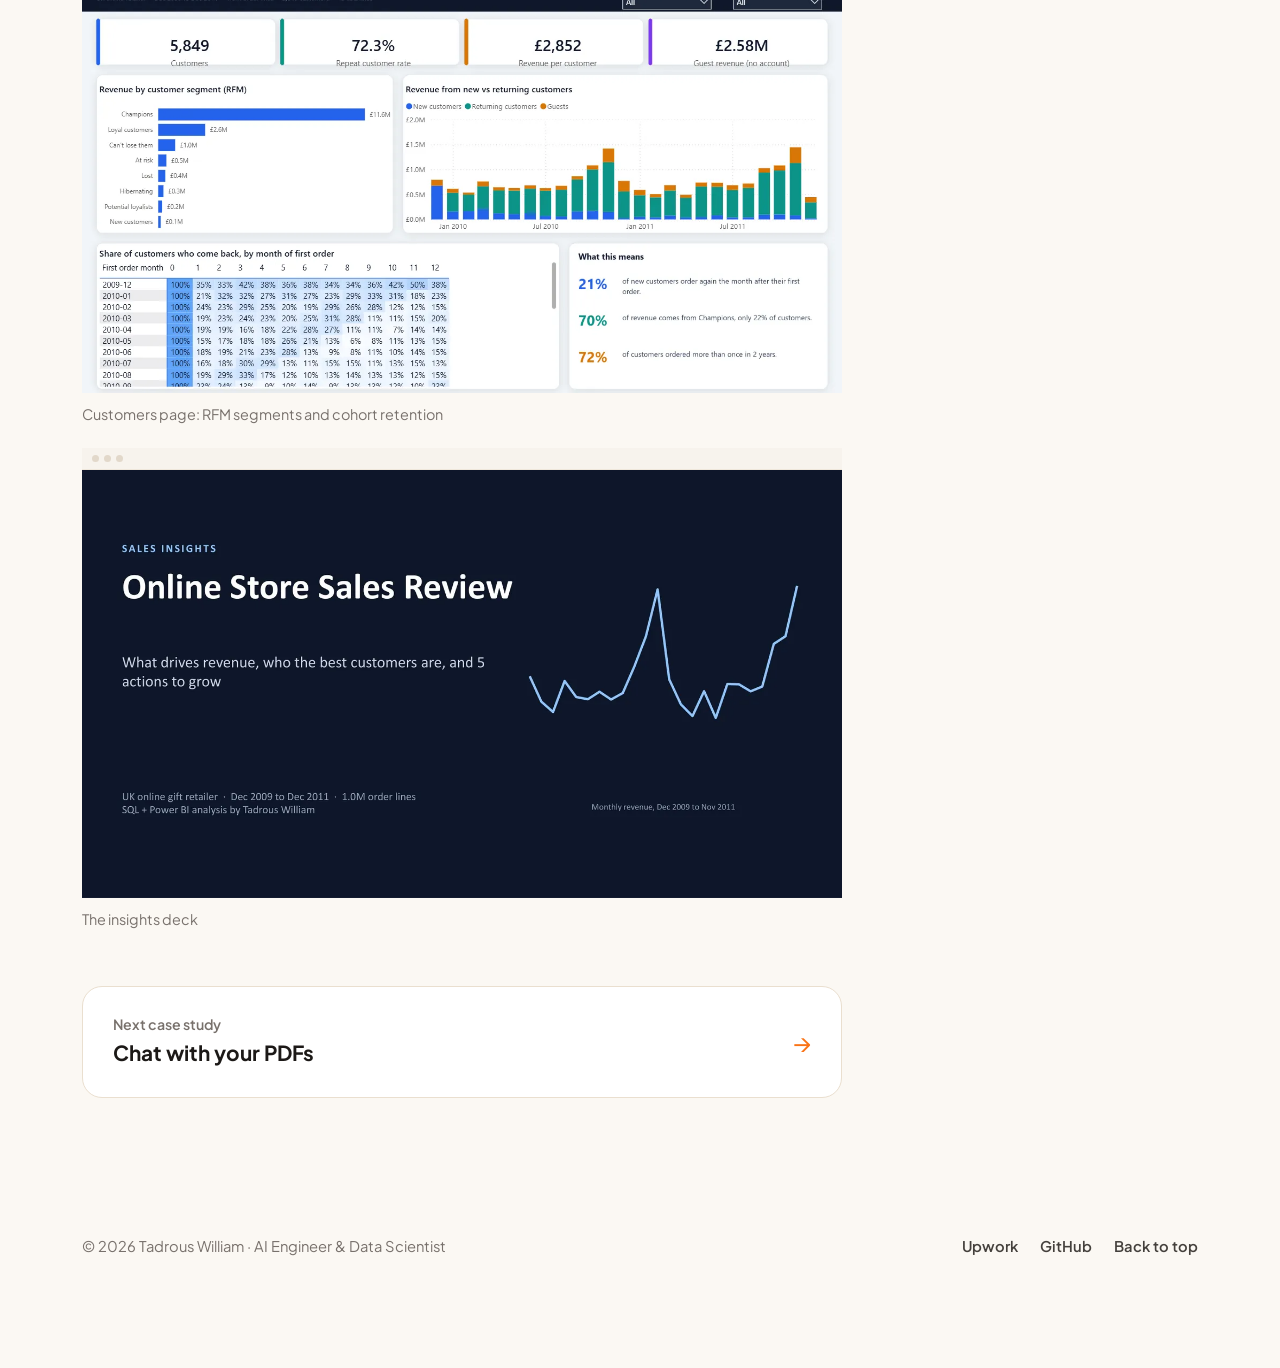
<file: work/powerbi-sales-dashboard.html>
<!doctype html>
<html lang="en">
<head>
<meta charset="utf-8">
<meta name="viewport" content="width=device-width, initial-scale=1">
<title>Power BI Sales Dashboard: case study | Tadrous William</title>
<meta name="description" content="Power BI case study: 1.07M order lines cleaned in SQL with 9 automated checks, a 4-page dashboard and an insights deck. £19.3M revenue analysed.">
<link rel="canonical" href="https://tadrous-william.github.io/work/powerbi-sales-dashboard.html">
<meta name="theme-color" content="#FBF8F3">
<meta property="og:type" content="website">
<meta property="og:title" content="Power BI Sales Dashboard: case study | Tadrous William">
<meta property="og:description" content="Power BI case study: 1.07M order lines cleaned in SQL with 9 automated checks, a 4-page dashboard and an insights deck. £19.3M revenue analysed.">
<meta property="og:url" content="https://tadrous-william.github.io/work/powerbi-sales-dashboard.html">
<meta property="og:image" content="https://tadrous-william.github.io/og-image.jpg">
<meta property="og:image:width" content="1200">
<meta property="og:image:height" content="630">
<meta name="twitter:card" content="summary_large_image">
<link rel="icon" href="../favicon.svg" type="image/svg+xml">
<link rel="icon" href="../favicon-32.png" sizes="32x32" type="image/png">
<link rel="apple-touch-icon" href="../apple-touch-icon.png">
<link rel="preconnect" href="https://fonts.googleapis.com">
<link rel="preconnect" href="https://fonts.gstatic.com" crossorigin>
<link href="https://fonts.googleapis.com/css2?family=JetBrains+Mono:wght@500;600;700&family=Plus+Jakarta+Sans:wght@400;500;600;700;800&display=swap" rel="stylesheet">
<link rel="stylesheet" href="../assets/css/style.css?v=c52320ae">
<script>document.documentElement.classList.add("js")</script>
<script src="../assets/js/main.js?v=c52320ae" defer></script>
</head>
<body id="top">
<a class="skip" href="#main">Skip to content</a>
<header class="nav">
  <div class="wrap">
    <a class="brand" href="../index.html" aria-label="Tadrous William, home"><span class="brand-pic"><img src="../assets/img/avatar.webp" alt="" width="40" height="40"></span><span>Tadrous William</span></a>
    <nav class="nav-links" aria-label="Main">
      <a href="../index.html#about">About</a>
      <a href="../index.html#services">Services</a>
      <a href="../index.html#work">Work</a>
      <a href="../index.html#process">Process</a>
      <a class="btn btn-primary" href="https://www.upwork.com/freelancers/~019622575b1d53884b" target="_blank" rel="noopener"><svg viewBox="0 0 24 24" fill="currentColor" aria-hidden="true"><path d="M18.6 13.5c-1 0-2-.4-2.8-1.1l.2-1.1v-.1c.2-1.2.9-3.2 2.6-3.2a2.7 2.7 0 0 1 0 5.5Zm0-8.2c-2.4 0-4.3 1.6-5.1 4.2-1.2-1.8-2.1-4-2.6-5.8H8.3v7.1a2.3 2.3 0 0 1-4.6 0V3.7H1v7.1a5 5 0 0 0 10 0V9.6c.5 1 1.1 2 1.8 2.9l-1.6 7.4h2.7l1.2-5.4c1 .7 2.2 1.1 3.5 1.1a5.4 5.4 0 0 0 0-10.9Z"/></svg>Hire me on Upwork<svg class="arrow" viewBox="0 0 20 20" fill="none" stroke="currentColor" stroke-width="2.2" stroke-linecap="round" stroke-linejoin="round" aria-hidden="true"><path d="M4 10h11M11 5l5 5-5 5"/></svg></a>
    </nav>
    <button class="menu-btn" aria-label="Open menu" aria-expanded="false"><span></span><span></span><span></span></button>
  </div>
</header>
<main id="main">
<section class="cs-hero">
  <div class="bg-dots"></div><div class="blob b1"></div><div class="blob b3"></div>
  <div class="wrap" style="position:relative">
    <a class="crumb" href="../index.html#work">← All work</a><br>
    <span class="tag rise" style="background:#FFF1C7;color:#A16207">SQL · Power BI · Insights</span>
    <h1 class="rise d1">Online store sales: from 1 million messy rows to a Power BI dashboard and 5 recommendations</h1>
    <p class="lead rise d2">1,067,371 raw order lines cleaned and modelled in SQL, a 4-page Power BI dashboard, and a 12-slide insights deck with 5 clear recommendations.</p>
    <div class="metrics"><div class="stat rise d3" style="--c:#A16207"><div class="num">1.07M</div><p>raw order lines cleaned</p></div><div class="stat rise d3" style="--c:#A16207"><div class="num">£19.3M</div><p>revenue analysed over 2 years</p></div><div class="stat rise d3" style="--c:#A16207"><div class="num">9</div><p>automated data checks</p></div></div>
  </div>
</section>
<div class="wrap"><div class="cs-shot reveal" style="--tint:#FFF8E1"><div class="frame"><div class="fbar"><i></i><i></i><i></i></div><img src="../assets/img/pbi-overview.webp" alt="Power BI sales overview page" width="1422" height="800" fetchpriority="high"></div></div></div>
<section>
  <div class="wrap cs-body">
    <div>
      <section class="reveal"><h2>The problem</h2><p>The raw export of a UK online gift retailer had duplicates, cancellations, fee lines and same-day corrections. A dashboard built on that data would mislead.</p><p>The goal: data you can trust, a dashboard the team can use, and clear answers to where the money comes from.</p></section>
      <section class="reveal"><h2>What I built</h2><ul><li><b>8-step SQL pipeline</b> (DuckDB): removes duplicates, cancellations, fee lines and same-day corrections and fixes country names.</li><li><b>9 automated checks:</b> revenue reconciles, keys are unique, no orphan rows.</li><li><b>Star schema:</b> sales and returns facts with product (4,719), customer (5,849, with RFM segment and cohort), country (43) and date tables.</li><li><b>4-page Power BI report</b> with shared Year and Region filters: sales overview, products (80/20), customers (RFM and cohort retention), returns and order timing.</li><li><b>12-slide insights deck</b> with 5 recommendations.</li></ul></section>
      <section class="reveal"><h2>The result</h2><p>What the data showed:</p><table class="table"><thead><tr><th>Finding</th><th>Number</th></tr></thead><tbody><tr><td>Revenue over 2 years</td><td><b>£19.3M</b> from 39,326 orders</td></tr><tr><td>September to November</td><td><b>36%</b> of the year's revenue</td></tr><tr><td>Top 20% of products</td><td><b>78%</b> of revenue</td></tr><tr><td>"Champions" (22% of customers)</td><td><b>70%</b> of revenue</td></tr><tr><td>Exact duplicate lines removed</td><td><b>34,335</b></td></tr></tbody></table></section>
      <section><h2>Screens</h2><div class="gallery"><figure class="reveal"><div class="frame"><div class="fbar"><i></i><i></i><i></i></div><img src="../assets/img/pbi-products.webp" alt="Products page: the 80/20 view" width="1422" height="800" loading="lazy" decoding="async"></div><figcaption>Products page: the 80/20 view</figcaption></figure><figure class="reveal"><div class="frame"><div class="fbar"><i></i><i></i><i></i></div><img src="../assets/img/pbi-customers.webp" alt="Customers page: RFM segments and cohort retention" width="1422" height="800" loading="lazy" decoding="async"></div><figcaption>Customers page: RFM segments and cohort retention</figcaption></figure><figure class="reveal"><div class="frame"><div class="fbar"><i></i><i></i><i></i></div><img src="../assets/img/pbi-slide.webp" alt="The insights deck" width="1400" height="788" loading="lazy" decoding="async"></div><figcaption>The insights deck</figcaption></figure></div></section>
      <a class="next reveal" href="rag-pdf-chat.html"><div><small>Next case study</small><b>Chat with your PDFs</b></div><span class="arrow">→</span></a>
    </div>
    <aside class="aside">
      <div class="box"><h4>Tech</h4><div class="chips"><span>SQL</span><span>DuckDB</span><span>Power BI</span><span>DAX</span><span>Python</span><span>pandas</span></div></div>
      <div class="box"><h4>Links</h4><a class="btn btn-ghost" href="https://github.com/Tadrous-William/powerbi-sales-dashboard" target="_blank" rel="noopener"><svg viewBox="0 0 24 24" fill="currentColor" aria-hidden="true"><path d="M12 .5a12 12 0 0 0-3.8 23.4c.6.1.8-.3.8-.6v-2.2c-3.3.7-4-1.4-4-1.4-.6-1.4-1.4-1.8-1.4-1.8-1-.7.1-.7.1-.7 1.2.1 1.8 1.2 1.8 1.2 1 1.8 2.8 1.3 3.5 1 .1-.8.4-1.3.7-1.6-2.7-.3-5.5-1.3-5.5-5.9 0-1.3.5-2.4 1.2-3.2-.1-.3-.5-1.5.1-3.2 0 0 1-.3 3.3 1.2a11.5 11.5 0 0 1 6 0C17.3 4.7 18.3 5 18.3 5c.7 1.7.3 2.9.1 3.2.8.8 1.2 1.9 1.2 3.2 0 4.6-2.8 5.6-5.5 5.9.4.4.8 1.1.8 2.2v3.3c0 .3.2.7.8.6A12 12 0 0 0 12 .5Z"/></svg>Code on GitHub</a><a class="btn btn-ghost" href="https://www.upwork.com/freelancers/~019622575b1d53884b?p=2105390078023376896" target="_blank" rel="noopener"><svg viewBox="0 0 24 24" fill="currentColor" aria-hidden="true"><path d="M18.6 13.5c-1 0-2-.4-2.8-1.1l.2-1.1v-.1c.2-1.2.9-3.2 2.6-3.2a2.7 2.7 0 0 1 0 5.5Zm0-8.2c-2.4 0-4.3 1.6-5.1 4.2-1.2-1.8-2.1-4-2.6-5.8H8.3v7.1a2.3 2.3 0 0 1-4.6 0V3.7H1v7.1a5 5 0 0 0 10 0V9.6c.5 1 1.1 2 1.8 2.9l-1.6 7.4h2.7l1.2-5.4c1 .7 2.2 1.1 3.5 1.1a5.4 5.4 0 0 0 0-10.9Z"/></svg>On my Upwork</a></div>
      <div class="box" style="background:#FFF7EF"><h4>Want something like this?</h4><p style="font-size:.95rem;color:var(--ink-2)">Tell me about your project on Upwork and I'll reply with a plan, timeline and price.</p><a class="btn btn-primary" href="https://www.upwork.com/freelancers/~019622575b1d53884b" target="_blank" rel="noopener"><svg viewBox="0 0 24 24" fill="currentColor" aria-hidden="true"><path d="M18.6 13.5c-1 0-2-.4-2.8-1.1l.2-1.1v-.1c.2-1.2.9-3.2 2.6-3.2a2.7 2.7 0 0 1 0 5.5Zm0-8.2c-2.4 0-4.3 1.6-5.1 4.2-1.2-1.8-2.1-4-2.6-5.8H8.3v7.1a2.3 2.3 0 0 1-4.6 0V3.7H1v7.1a5 5 0 0 0 10 0V9.6c.5 1 1.1 2 1.8 2.9l-1.6 7.4h2.7l1.2-5.4c1 .7 2.2 1.1 3.5 1.1a5.4 5.4 0 0 0 0-10.9Z"/></svg>Hire me on Upwork<svg class="arrow" viewBox="0 0 20 20" fill="none" stroke="currentColor" stroke-width="2.2" stroke-linecap="round" stroke-linejoin="round" aria-hidden="true"><path d="M4 10h11M11 5l5 5-5 5"/></svg></a></div>
    </aside>
  </div>
</section>
</main>
<footer>
  <div class="wrap">
    <span>© <span id="year">2026</span> Tadrous William · AI Engineer &amp; Data Scientist</span>
    <nav aria-label="Footer">
      <a href="https://www.upwork.com/freelancers/~019622575b1d53884b" target="_blank" rel="noopener">Upwork</a>
      <a href="https://github.com/Tadrous-William" target="_blank" rel="noopener">GitHub</a>
      <a href="../index.html#top">Back to top</a>
    </nav>
  </div>
</footer>
<div class="sticky-cta"><a class="btn btn-primary" href="https://www.upwork.com/freelancers/~019622575b1d53884b" target="_blank" rel="noopener"><svg viewBox="0 0 24 24" fill="currentColor" aria-hidden="true"><path d="M18.6 13.5c-1 0-2-.4-2.8-1.1l.2-1.1v-.1c.2-1.2.9-3.2 2.6-3.2a2.7 2.7 0 0 1 0 5.5Zm0-8.2c-2.4 0-4.3 1.6-5.1 4.2-1.2-1.8-2.1-4-2.6-5.8H8.3v7.1a2.3 2.3 0 0 1-4.6 0V3.7H1v7.1a5 5 0 0 0 10 0V9.6c.5 1 1.1 2 1.8 2.9l-1.6 7.4h2.7l1.2-5.4c1 .7 2.2 1.1 3.5 1.1a5.4 5.4 0 0 0 0-10.9Z"/></svg>Hire me on Upwork<svg class="arrow" viewBox="0 0 20 20" fill="none" stroke="currentColor" stroke-width="2.2" stroke-linecap="round" stroke-linejoin="round" aria-hidden="true"><path d="M4 10h11M11 5l5 5-5 5"/></svg></a></div>
</body>
</html>
</file>
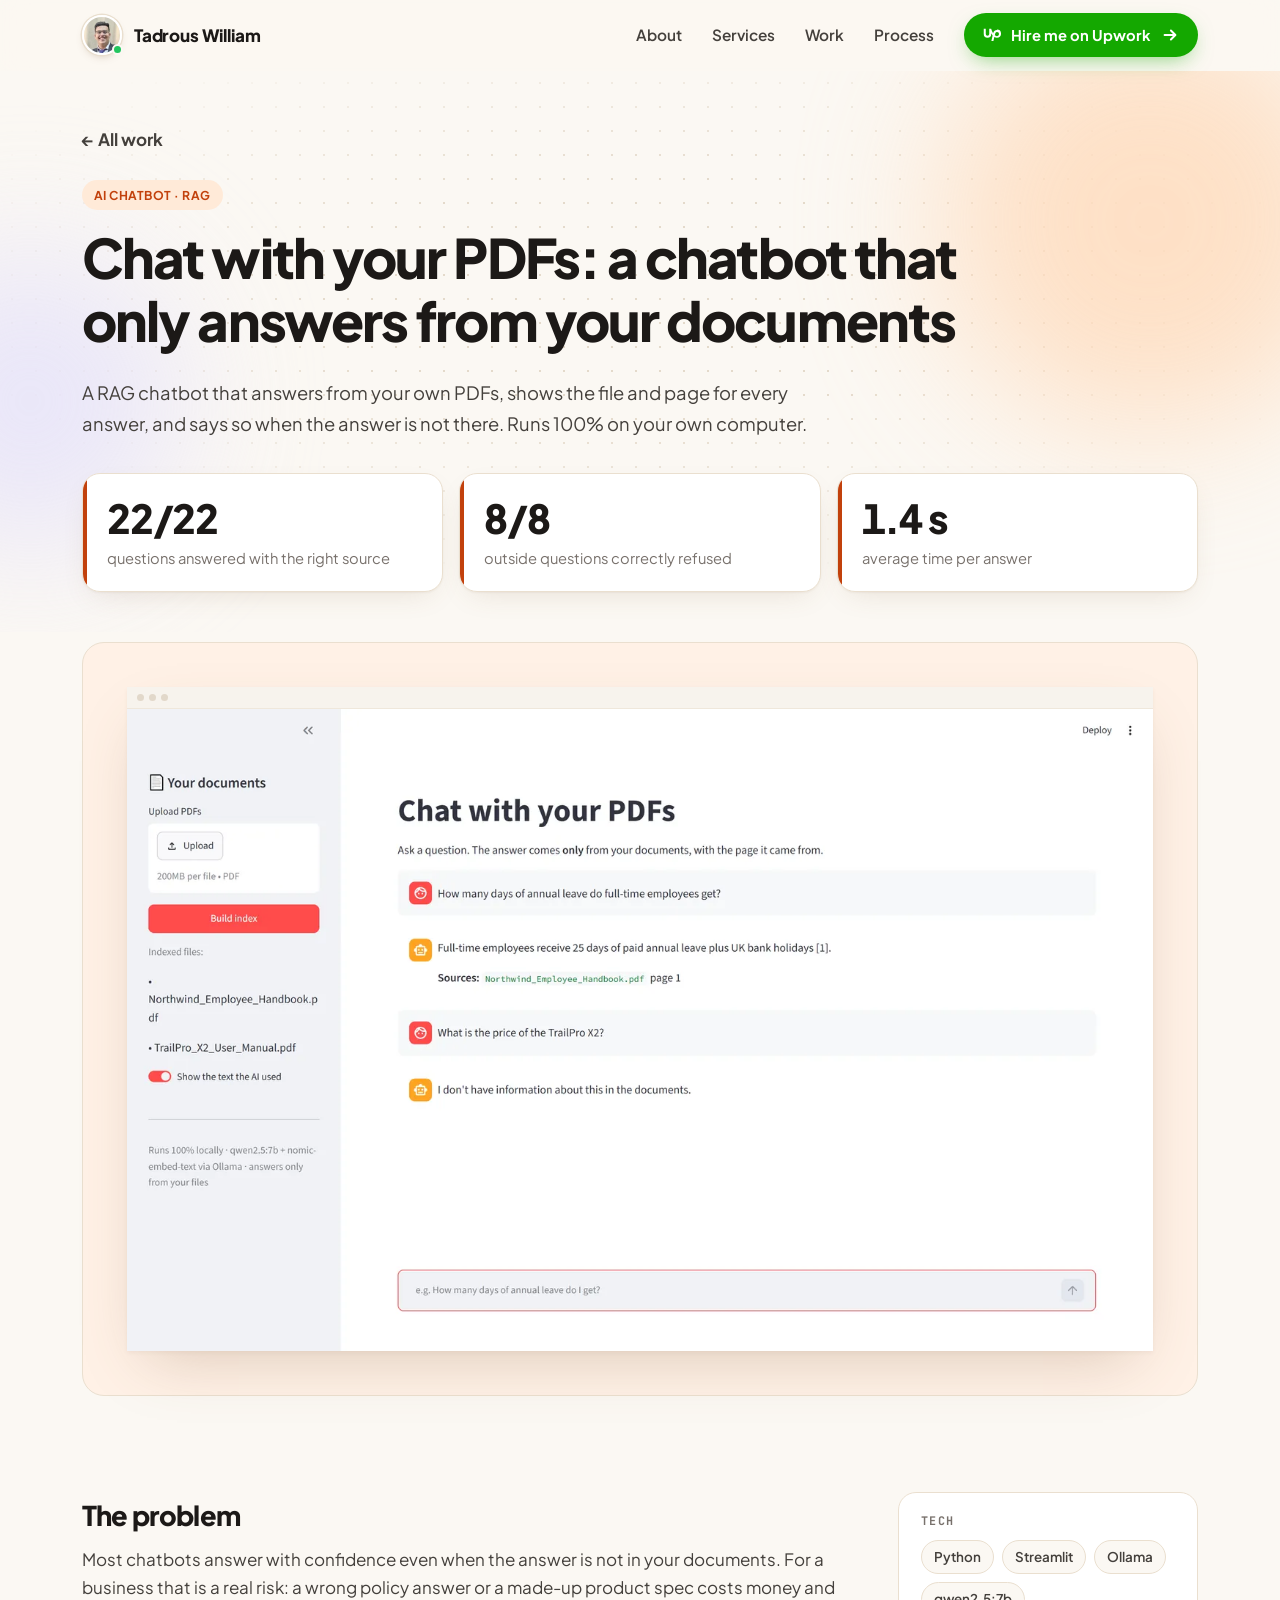
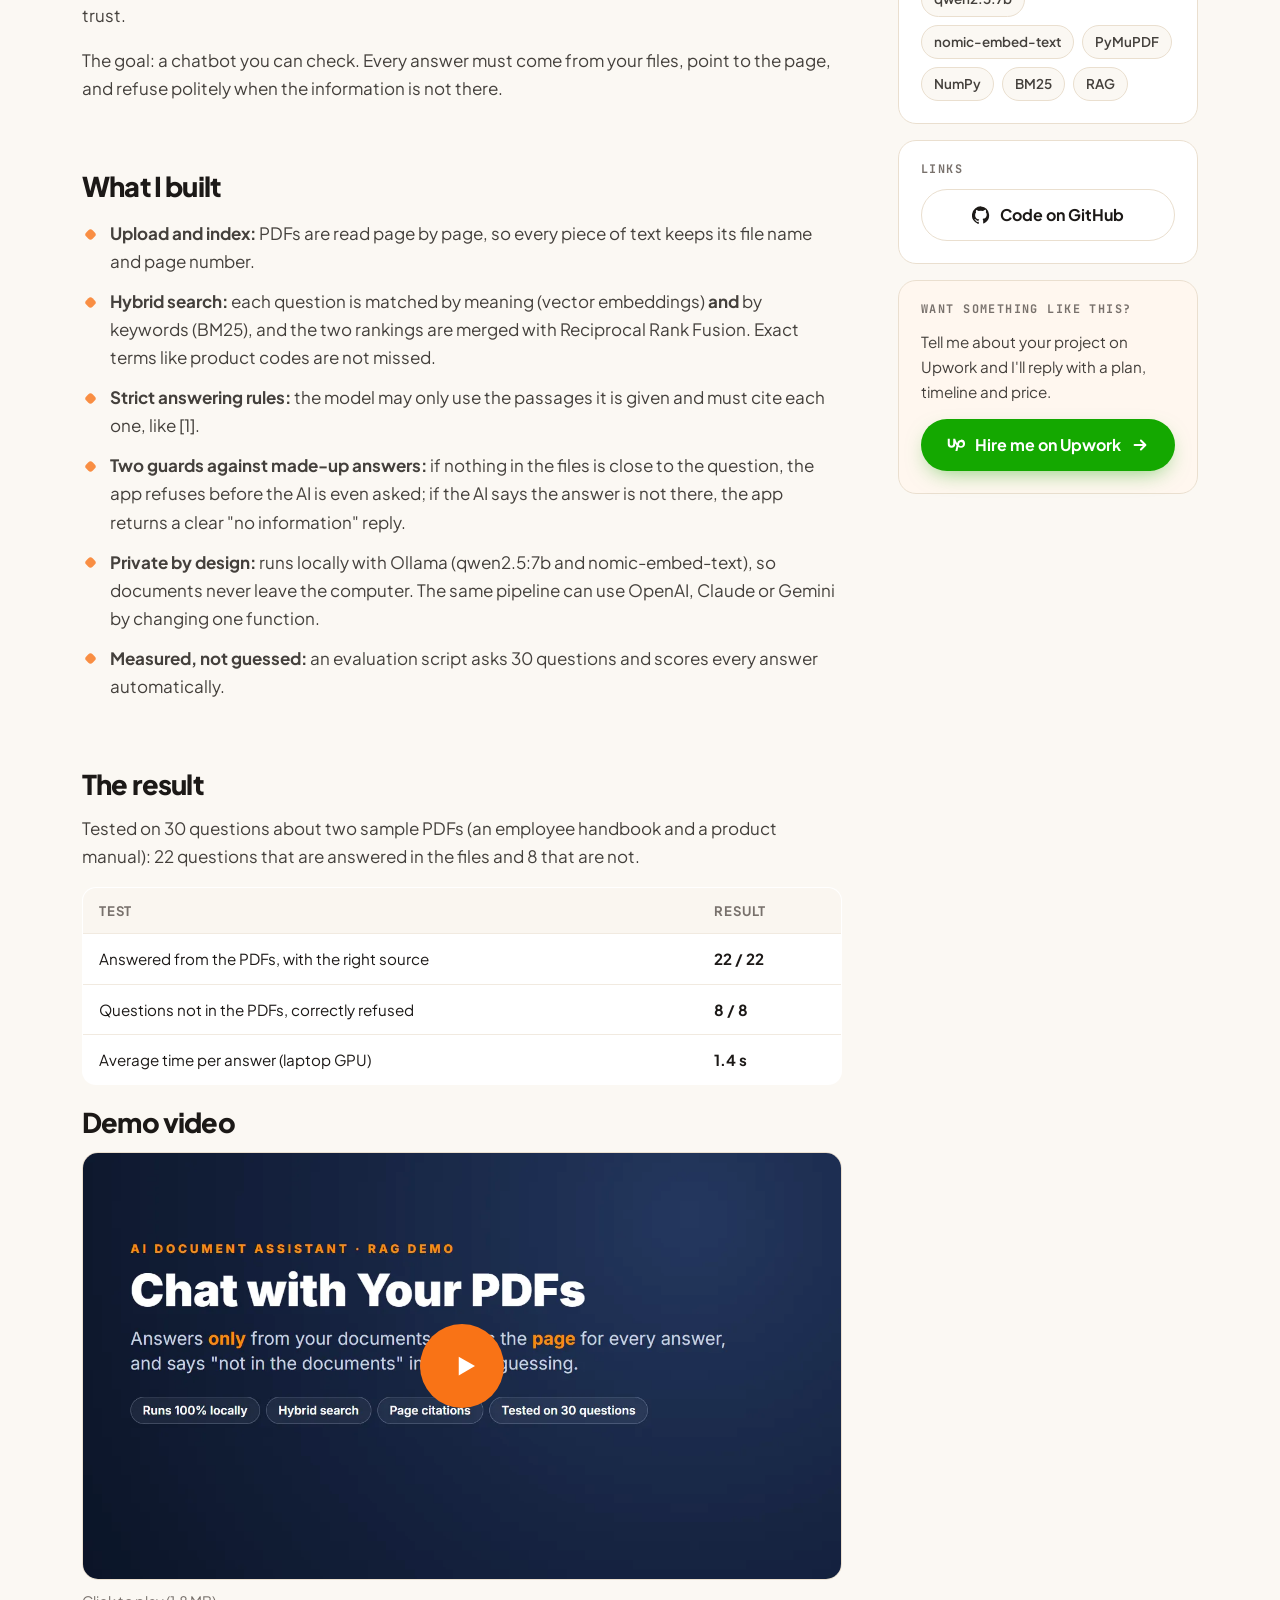
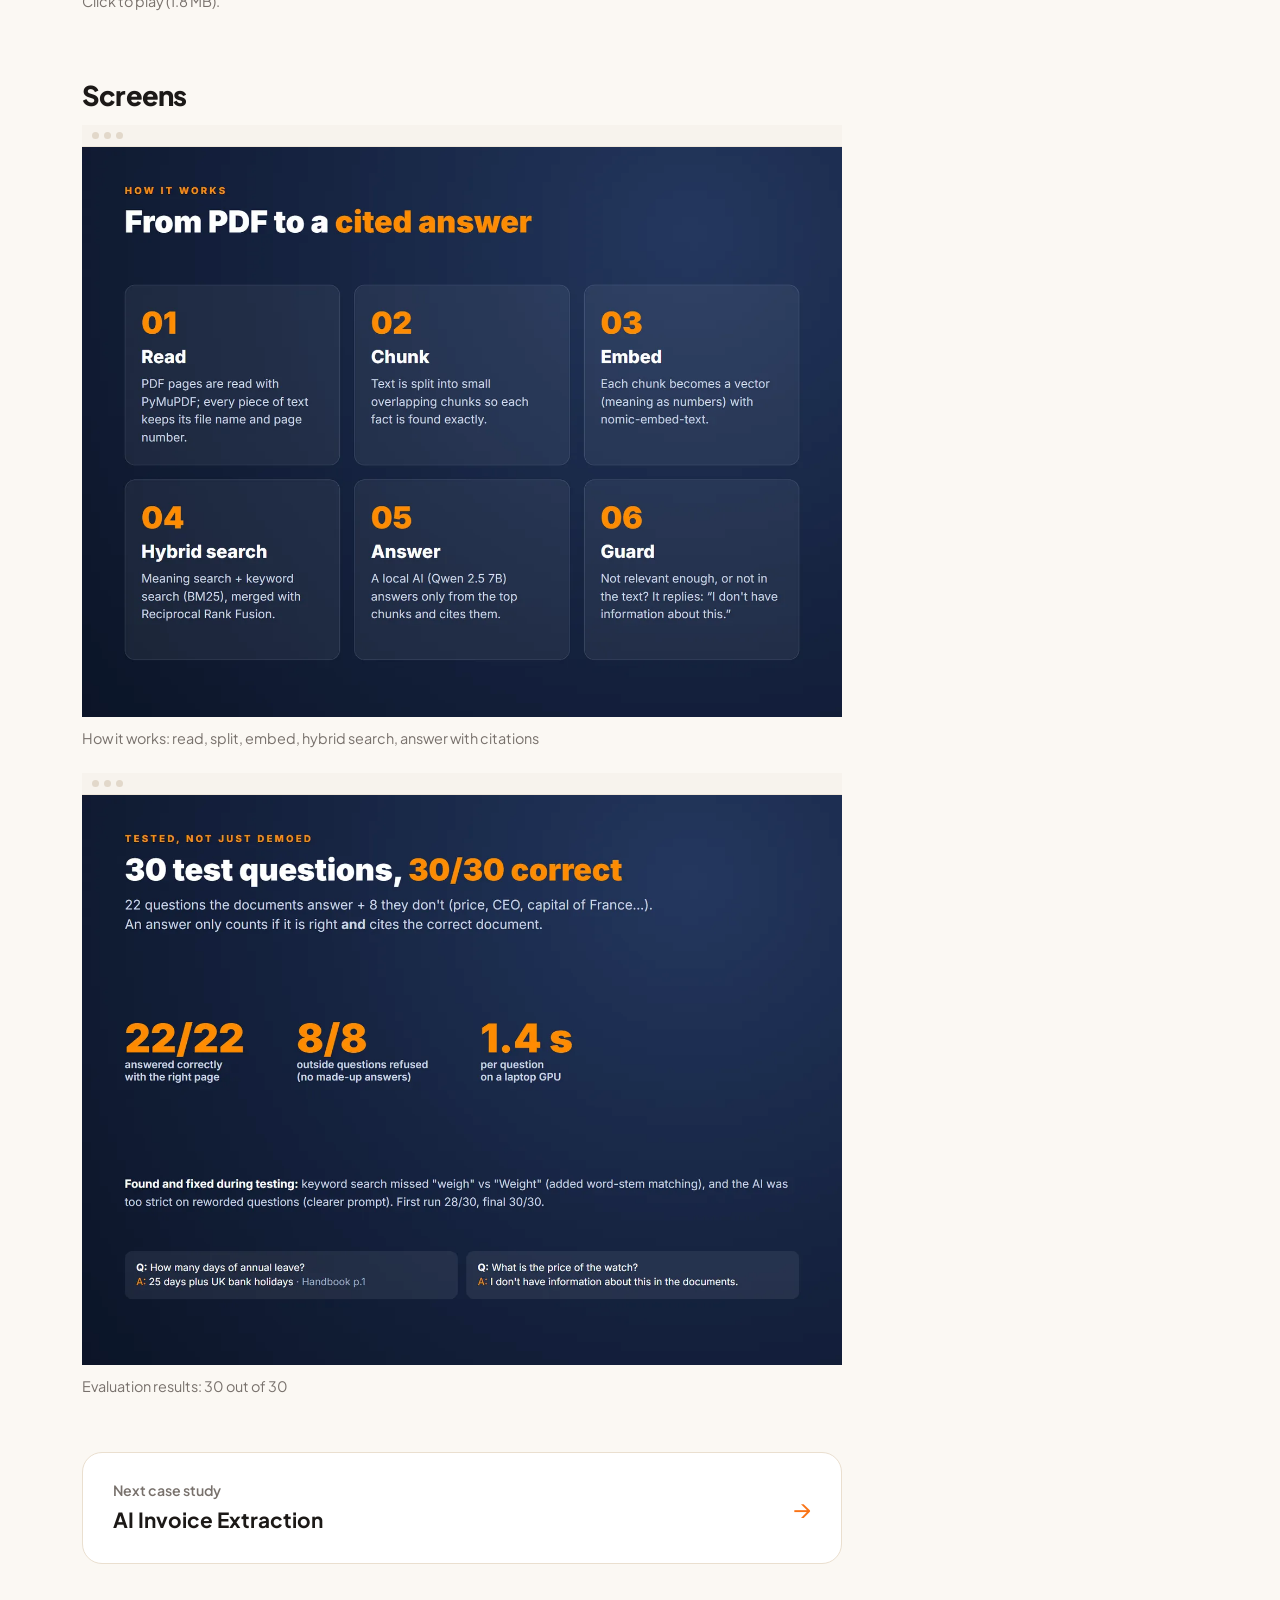
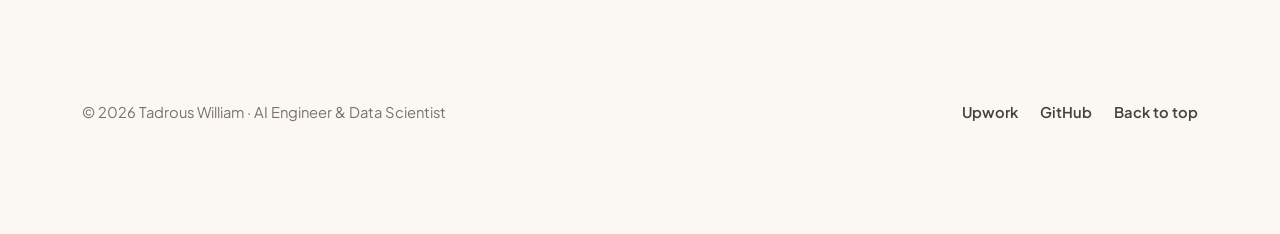
<file: work/rag-pdf-chat.html>
<!doctype html>
<html lang="en">
<head>
<meta charset="utf-8">
<meta name="viewport" content="width=device-width, initial-scale=1">
<title>Chat with your PDFs: case study | Tadrous William</title>
<meta name="description" content="RAG chatbot case study: answers only from your PDFs with page citations, 22/22 correct and 8/8 outside questions refused, runs locally.">
<link rel="canonical" href="https://tadrous-william.github.io/work/rag-pdf-chat.html">
<meta name="theme-color" content="#FBF8F3">
<meta property="og:type" content="website">
<meta property="og:title" content="Chat with your PDFs: case study | Tadrous William">
<meta property="og:description" content="RAG chatbot case study: answers only from your PDFs with page citations, 22/22 correct and 8/8 outside questions refused, runs locally.">
<meta property="og:url" content="https://tadrous-william.github.io/work/rag-pdf-chat.html">
<meta property="og:image" content="https://tadrous-william.github.io/og-image.jpg">
<meta property="og:image:width" content="1200">
<meta property="og:image:height" content="630">
<meta name="twitter:card" content="summary_large_image">
<link rel="icon" href="../favicon.svg" type="image/svg+xml">
<link rel="icon" href="../favicon-32.png" sizes="32x32" type="image/png">
<link rel="apple-touch-icon" href="../apple-touch-icon.png">
<link rel="preconnect" href="https://fonts.googleapis.com">
<link rel="preconnect" href="https://fonts.gstatic.com" crossorigin>
<link href="https://fonts.googleapis.com/css2?family=JetBrains+Mono:wght@500;600;700&family=Plus+Jakarta+Sans:wght@400;500;600;700;800&display=swap" rel="stylesheet">
<link rel="stylesheet" href="../assets/css/style.css?v=c52320ae">
<script>document.documentElement.classList.add("js")</script>
<script src="../assets/js/main.js?v=c52320ae" defer></script>
</head>
<body id="top">
<a class="skip" href="#main">Skip to content</a>
<header class="nav">
  <div class="wrap">
    <a class="brand" href="../index.html" aria-label="Tadrous William, home"><span class="brand-pic"><img src="../assets/img/avatar.webp" alt="" width="40" height="40"></span><span>Tadrous William</span></a>
    <nav class="nav-links" aria-label="Main">
      <a href="../index.html#about">About</a>
      <a href="../index.html#services">Services</a>
      <a href="../index.html#work">Work</a>
      <a href="../index.html#process">Process</a>
      <a class="btn btn-primary" href="https://www.upwork.com/freelancers/~019622575b1d53884b" target="_blank" rel="noopener"><svg viewBox="0 0 24 24" fill="currentColor" aria-hidden="true"><path d="M18.6 13.5c-1 0-2-.4-2.8-1.1l.2-1.1v-.1c.2-1.2.9-3.2 2.6-3.2a2.7 2.7 0 0 1 0 5.5Zm0-8.2c-2.4 0-4.3 1.6-5.1 4.2-1.2-1.8-2.1-4-2.6-5.8H8.3v7.1a2.3 2.3 0 0 1-4.6 0V3.7H1v7.1a5 5 0 0 0 10 0V9.6c.5 1 1.1 2 1.8 2.9l-1.6 7.4h2.7l1.2-5.4c1 .7 2.2 1.1 3.5 1.1a5.4 5.4 0 0 0 0-10.9Z"/></svg>Hire me on Upwork<svg class="arrow" viewBox="0 0 20 20" fill="none" stroke="currentColor" stroke-width="2.2" stroke-linecap="round" stroke-linejoin="round" aria-hidden="true"><path d="M4 10h11M11 5l5 5-5 5"/></svg></a>
    </nav>
    <button class="menu-btn" aria-label="Open menu" aria-expanded="false"><span></span><span></span><span></span></button>
  </div>
</header>
<main id="main">
<section class="cs-hero">
  <div class="bg-dots"></div><div class="blob b1"></div><div class="blob b3"></div>
  <div class="wrap" style="position:relative">
    <a class="crumb" href="../index.html#work">← All work</a><br>
    <span class="tag rise" style="background:#FFEAD8;color:#C2410C">AI chatbot · RAG</span>
    <h1 class="rise d1">Chat with your PDFs: a chatbot that only answers from your documents</h1>
    <p class="lead rise d2">A RAG chatbot that answers from your own PDFs, shows the file and page for every answer, and says so when the answer is not there. Runs 100% on your own computer.</p>
    <div class="metrics"><div class="stat rise d3" style="--c:#C2410C"><div class="num">22/22</div><p>questions answered with the right source</p></div><div class="stat rise d3" style="--c:#C2410C"><div class="num">8/8</div><p>outside questions correctly refused</p></div><div class="stat rise d3" style="--c:#C2410C"><div class="num">1.4 s</div><p>average time per answer</p></div></div>
  </div>
</section>
<div class="wrap"><div class="cs-shot reveal" style="--tint:#FFF1E6"><div class="frame"><div class="fbar"><i></i><i></i><i></i></div><img src="../assets/img/hero-rag-chat.webp" alt="The chat app: an answer with its PDF and page, and a refusal when the answer is not in the files" width="1400" height="875" fetchpriority="high"></div></div></div>
<section>
  <div class="wrap cs-body">
    <div>
      <section class="reveal"><h2>The problem</h2><p>Most chatbots answer with confidence even when the answer is not in your documents. For a business that is a real risk: a wrong policy answer or a made-up product spec costs money and trust.</p><p>The goal: a chatbot you can check. Every answer must come from your files, point to the page, and refuse politely when the information is not there.</p></section>
      <section class="reveal"><h2>What I built</h2><ul><li><b>Upload and index:</b> PDFs are read page by page, so every piece of text keeps its file name and page number.</li><li><b>Hybrid search:</b> each question is matched by meaning (vector embeddings) <b>and</b> by keywords (BM25), and the two rankings are merged with Reciprocal Rank Fusion. Exact terms like product codes are not missed.</li><li><b>Strict answering rules:</b> the model may only use the passages it is given and must cite each one, like [1].</li><li><b>Two guards against made-up answers:</b> if nothing in the files is close to the question, the app refuses before the AI is even asked; if the AI says the answer is not there, the app returns a clear "no information" reply.</li><li><b>Private by design:</b> runs locally with Ollama (qwen2.5:7b and nomic-embed-text), so documents never leave the computer. The same pipeline can use OpenAI, Claude or Gemini by changing one function.</li><li><b>Measured, not guessed:</b> an evaluation script asks 30 questions and scores every answer automatically.</li></ul></section>
      <section class="reveal"><h2>The result</h2><p>Tested on 30 questions about two sample PDFs (an employee handbook and a product manual): 22 questions that are answered in the files and 8 that are not.</p><table class="table"><thead><tr><th>Test</th><th>Result</th></tr></thead><tbody><tr><td>Answered from the PDFs, with the right source</td><td><b>22 / 22</b></td></tr><tr><td>Questions not in the PDFs, correctly refused</td><td><b>8 / 8</b></td></tr><tr><td>Average time per answer (laptop GPU)</td><td><b>1.4 s</b></td></tr></tbody></table><h2>Demo video</h2><div class="video" data-src="https://cdn.jsdelivr.net/gh/Tadrous-William/rag-pdf-chat@main/demo/RAG_Chat_with_PDFs_demo.mp4" role="button" tabindex="0" aria-label="Play the demo video"><img src="../assets/img/rag-poster.webp" alt="Chat with your PDFs demo video" width="1280" height="720" loading="lazy"><span class="play"><svg viewBox="0 0 24 24" fill="#fff" aria-hidden="true"><path d="M7 4.5v15l13-7.5z"/></svg></span></div><p style="margin-top:10px;color:var(--muted);font-size:.9rem">Click to play (1.8 MB).</p></section>
      <section><h2>Screens</h2><div class="gallery"><figure class="reveal"><div class="frame"><div class="fbar"><i></i><i></i><i></i></div><img src="../assets/img/rag-how.webp" alt="How it works: read, split, embed, hybrid search, answer with citations" width="1400" height="1050" loading="lazy" decoding="async"></div><figcaption>How it works: read, split, embed, hybrid search, answer with citations</figcaption></figure><figure class="reveal"><div class="frame"><div class="fbar"><i></i><i></i><i></i></div><img src="../assets/img/rag-results.webp" alt="Evaluation results: 30 out of 30" width="1400" height="1050" loading="lazy" decoding="async"></div><figcaption>Evaluation results: 30 out of 30</figcaption></figure></div></section>
      <a class="next reveal" href="ai-invoice-extraction.html"><div><small>Next case study</small><b>AI Invoice Extraction</b></div><span class="arrow">→</span></a>
    </div>
    <aside class="aside">
      <div class="box"><h4>Tech</h4><div class="chips"><span>Python</span><span>Streamlit</span><span>Ollama</span><span>qwen2.5:7b</span><span>nomic-embed-text</span><span>PyMuPDF</span><span>NumPy</span><span>BM25</span><span>RAG</span></div></div>
      <div class="box"><h4>Links</h4><a class="btn btn-ghost" href="https://github.com/Tadrous-William/rag-pdf-chat" target="_blank" rel="noopener"><svg viewBox="0 0 24 24" fill="currentColor" aria-hidden="true"><path d="M12 .5a12 12 0 0 0-3.8 23.4c.6.1.8-.3.8-.6v-2.2c-3.3.7-4-1.4-4-1.4-.6-1.4-1.4-1.8-1.4-1.8-1-.7.1-.7.1-.7 1.2.1 1.8 1.2 1.8 1.2 1 1.8 2.8 1.3 3.5 1 .1-.8.4-1.3.7-1.6-2.7-.3-5.5-1.3-5.5-5.9 0-1.3.5-2.4 1.2-3.2-.1-.3-.5-1.5.1-3.2 0 0 1-.3 3.3 1.2a11.5 11.5 0 0 1 6 0C17.3 4.7 18.3 5 18.3 5c.7 1.7.3 2.9.1 3.2.8.8 1.2 1.9 1.2 3.2 0 4.6-2.8 5.6-5.5 5.9.4.4.8 1.1.8 2.2v3.3c0 .3.2.7.8.6A12 12 0 0 0 12 .5Z"/></svg>Code on GitHub</a></div>
      <div class="box" style="background:#FFF7EF"><h4>Want something like this?</h4><p style="font-size:.95rem;color:var(--ink-2)">Tell me about your project on Upwork and I'll reply with a plan, timeline and price.</p><a class="btn btn-primary" href="https://www.upwork.com/freelancers/~019622575b1d53884b" target="_blank" rel="noopener"><svg viewBox="0 0 24 24" fill="currentColor" aria-hidden="true"><path d="M18.6 13.5c-1 0-2-.4-2.8-1.1l.2-1.1v-.1c.2-1.2.9-3.2 2.6-3.2a2.7 2.7 0 0 1 0 5.5Zm0-8.2c-2.4 0-4.3 1.6-5.1 4.2-1.2-1.8-2.1-4-2.6-5.8H8.3v7.1a2.3 2.3 0 0 1-4.6 0V3.7H1v7.1a5 5 0 0 0 10 0V9.6c.5 1 1.1 2 1.8 2.9l-1.6 7.4h2.7l1.2-5.4c1 .7 2.2 1.1 3.5 1.1a5.4 5.4 0 0 0 0-10.9Z"/></svg>Hire me on Upwork<svg class="arrow" viewBox="0 0 20 20" fill="none" stroke="currentColor" stroke-width="2.2" stroke-linecap="round" stroke-linejoin="round" aria-hidden="true"><path d="M4 10h11M11 5l5 5-5 5"/></svg></a></div>
    </aside>
  </div>
</section>
</main>
<footer>
  <div class="wrap">
    <span>© <span id="year">2026</span> Tadrous William · AI Engineer &amp; Data Scientist</span>
    <nav aria-label="Footer">
      <a href="https://www.upwork.com/freelancers/~019622575b1d53884b" target="_blank" rel="noopener">Upwork</a>
      <a href="https://github.com/Tadrous-William" target="_blank" rel="noopener">GitHub</a>
      <a href="../index.html#top">Back to top</a>
    </nav>
  </div>
</footer>
<div class="sticky-cta"><a class="btn btn-primary" href="https://www.upwork.com/freelancers/~019622575b1d53884b" target="_blank" rel="noopener"><svg viewBox="0 0 24 24" fill="currentColor" aria-hidden="true"><path d="M18.6 13.5c-1 0-2-.4-2.8-1.1l.2-1.1v-.1c.2-1.2.9-3.2 2.6-3.2a2.7 2.7 0 0 1 0 5.5Zm0-8.2c-2.4 0-4.3 1.6-5.1 4.2-1.2-1.8-2.1-4-2.6-5.8H8.3v7.1a2.3 2.3 0 0 1-4.6 0V3.7H1v7.1a5 5 0 0 0 10 0V9.6c.5 1 1.1 2 1.8 2.9l-1.6 7.4h2.7l1.2-5.4c1 .7 2.2 1.1 3.5 1.1a5.4 5.4 0 0 0 0-10.9Z"/></svg>Hire me on Upwork<svg class="arrow" viewBox="0 0 20 20" fill="none" stroke="currentColor" stroke-width="2.2" stroke-linecap="round" stroke-linejoin="round" aria-hidden="true"><path d="M4 10h11M11 5l5 5-5 5"/></svg></a></div>
</body>
</html>
</file>
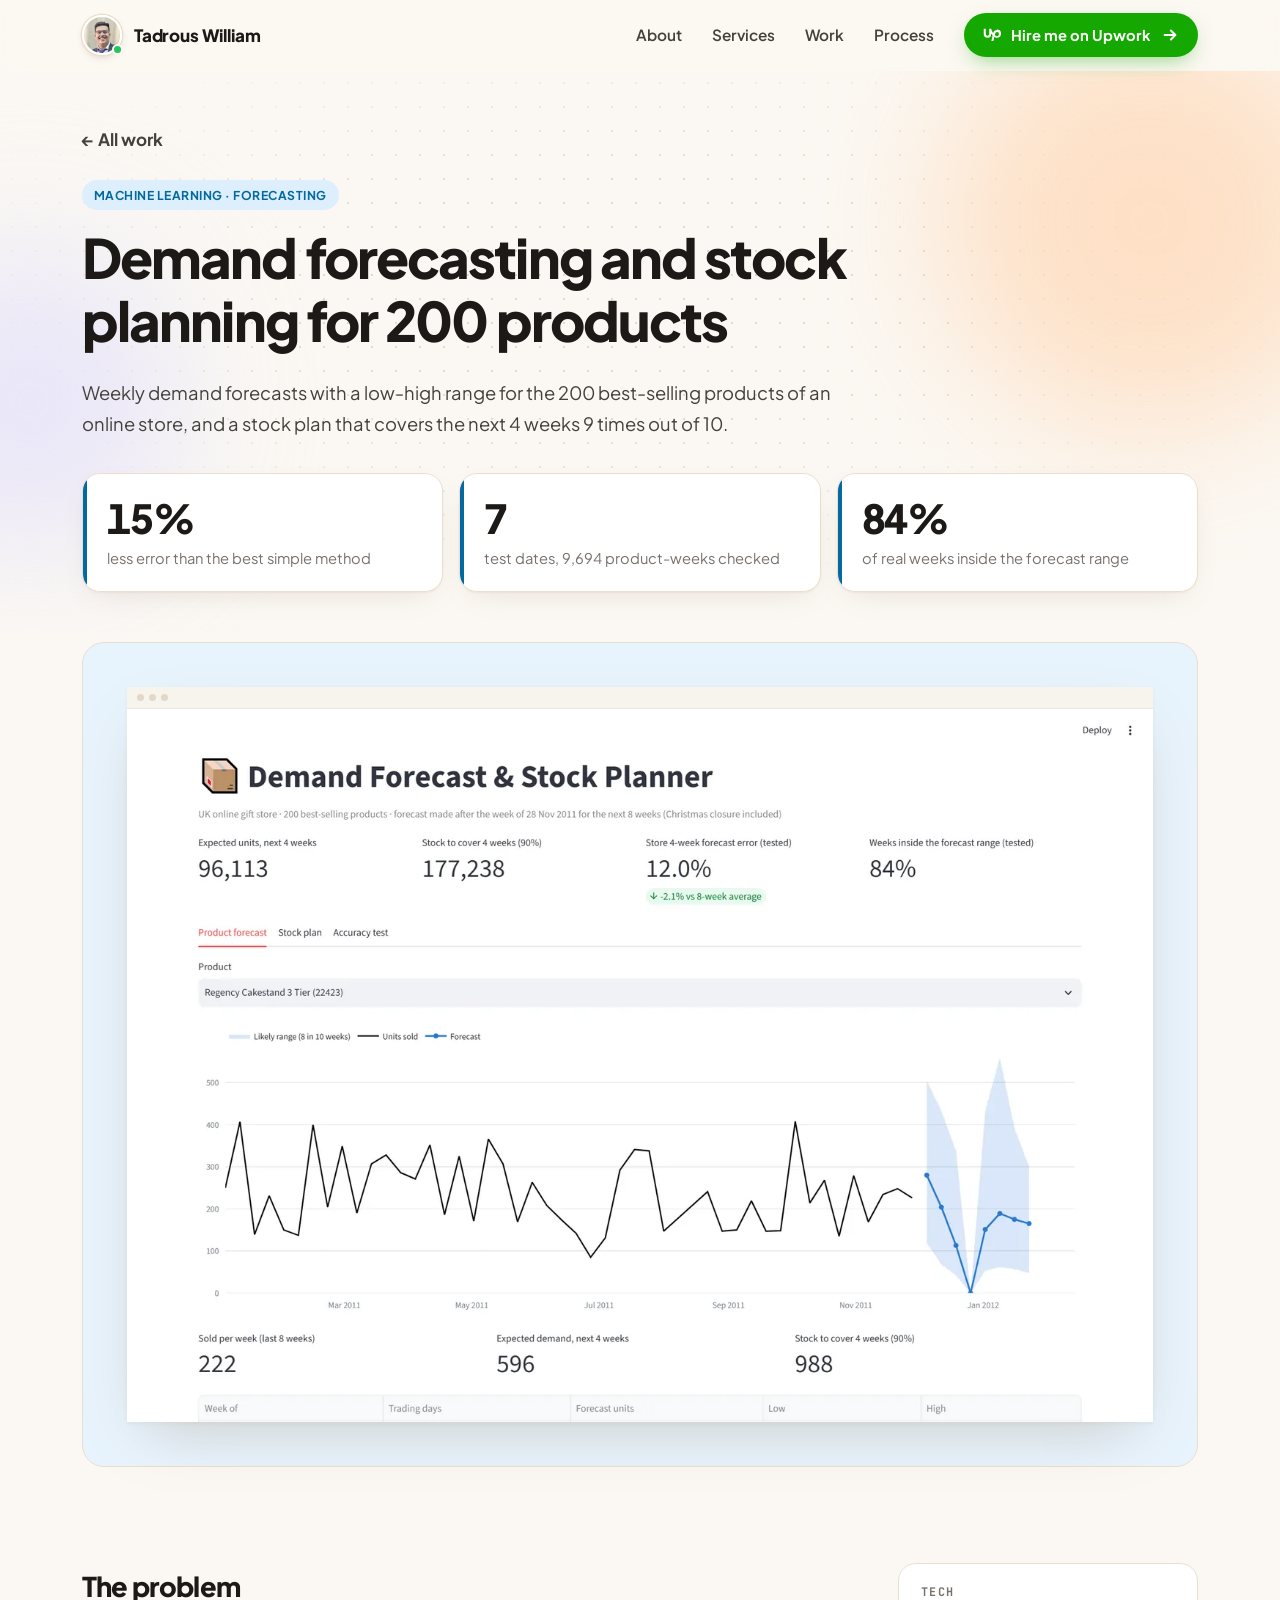
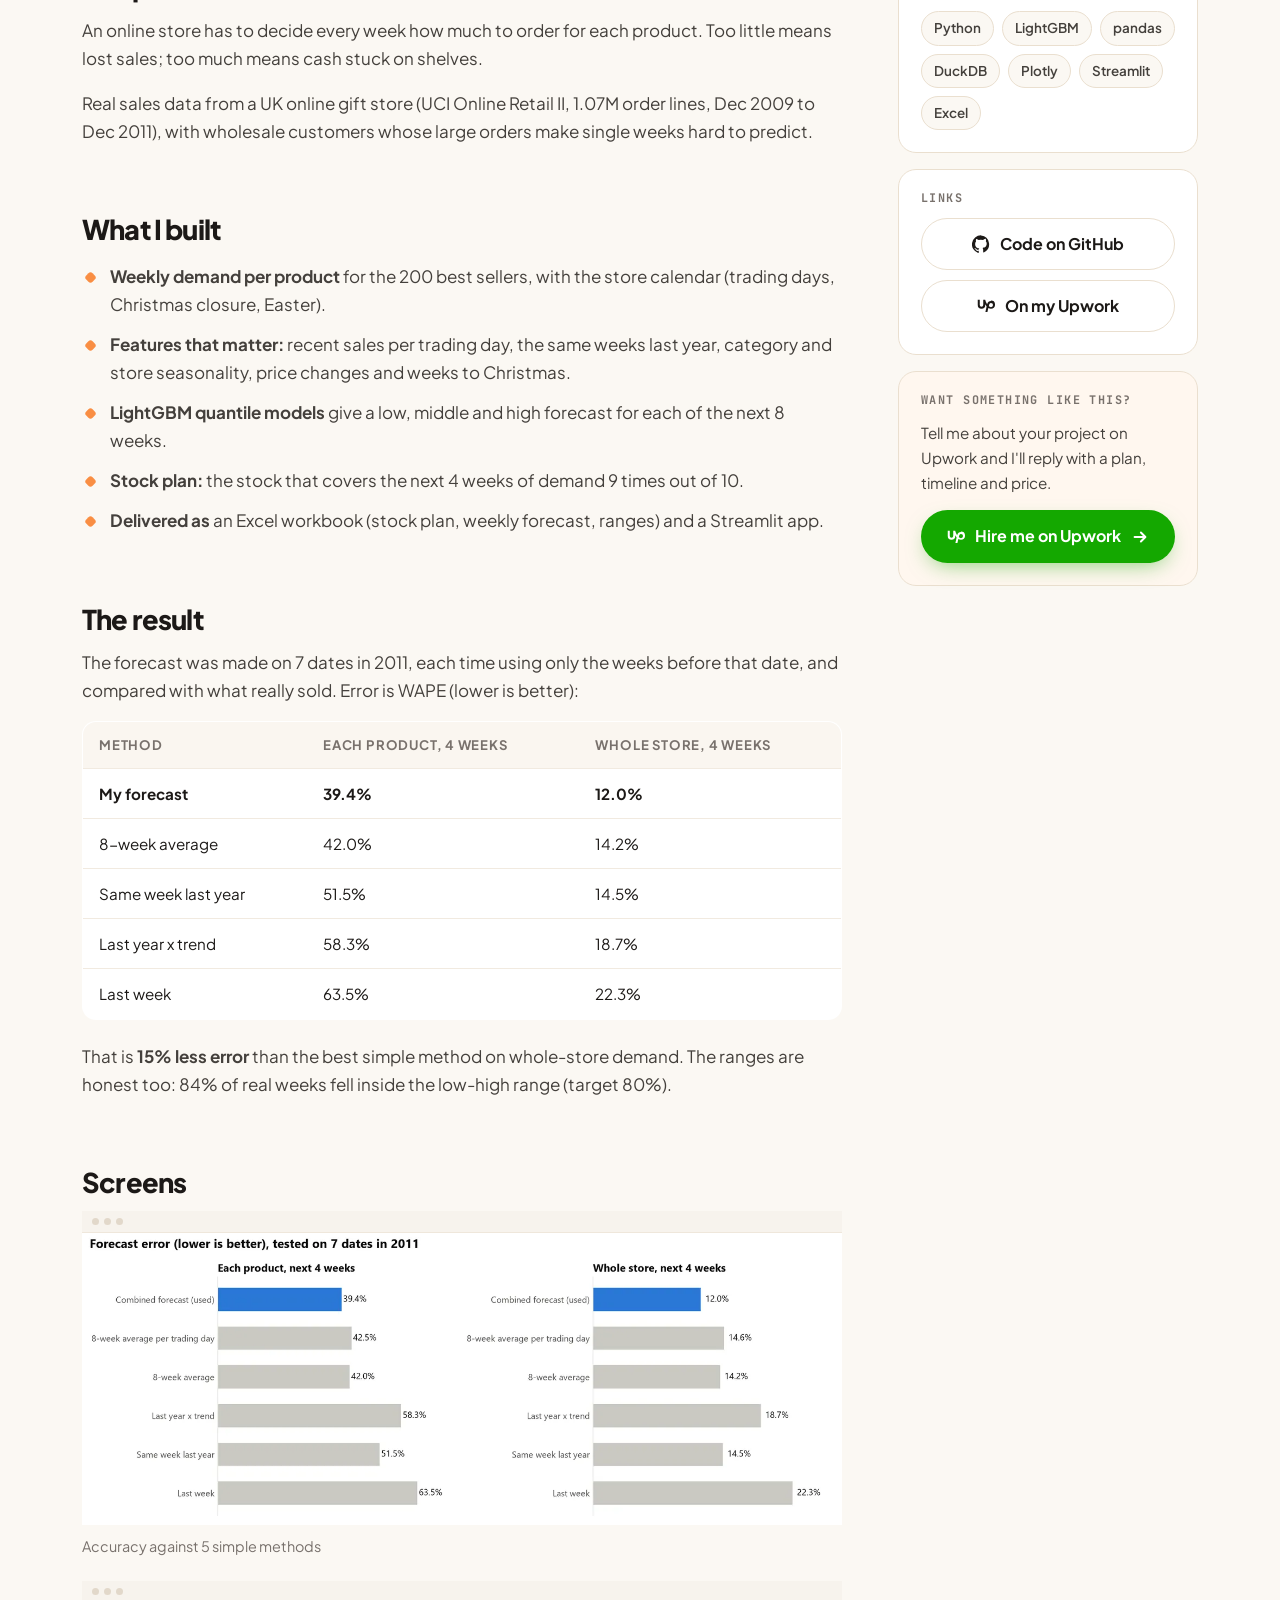
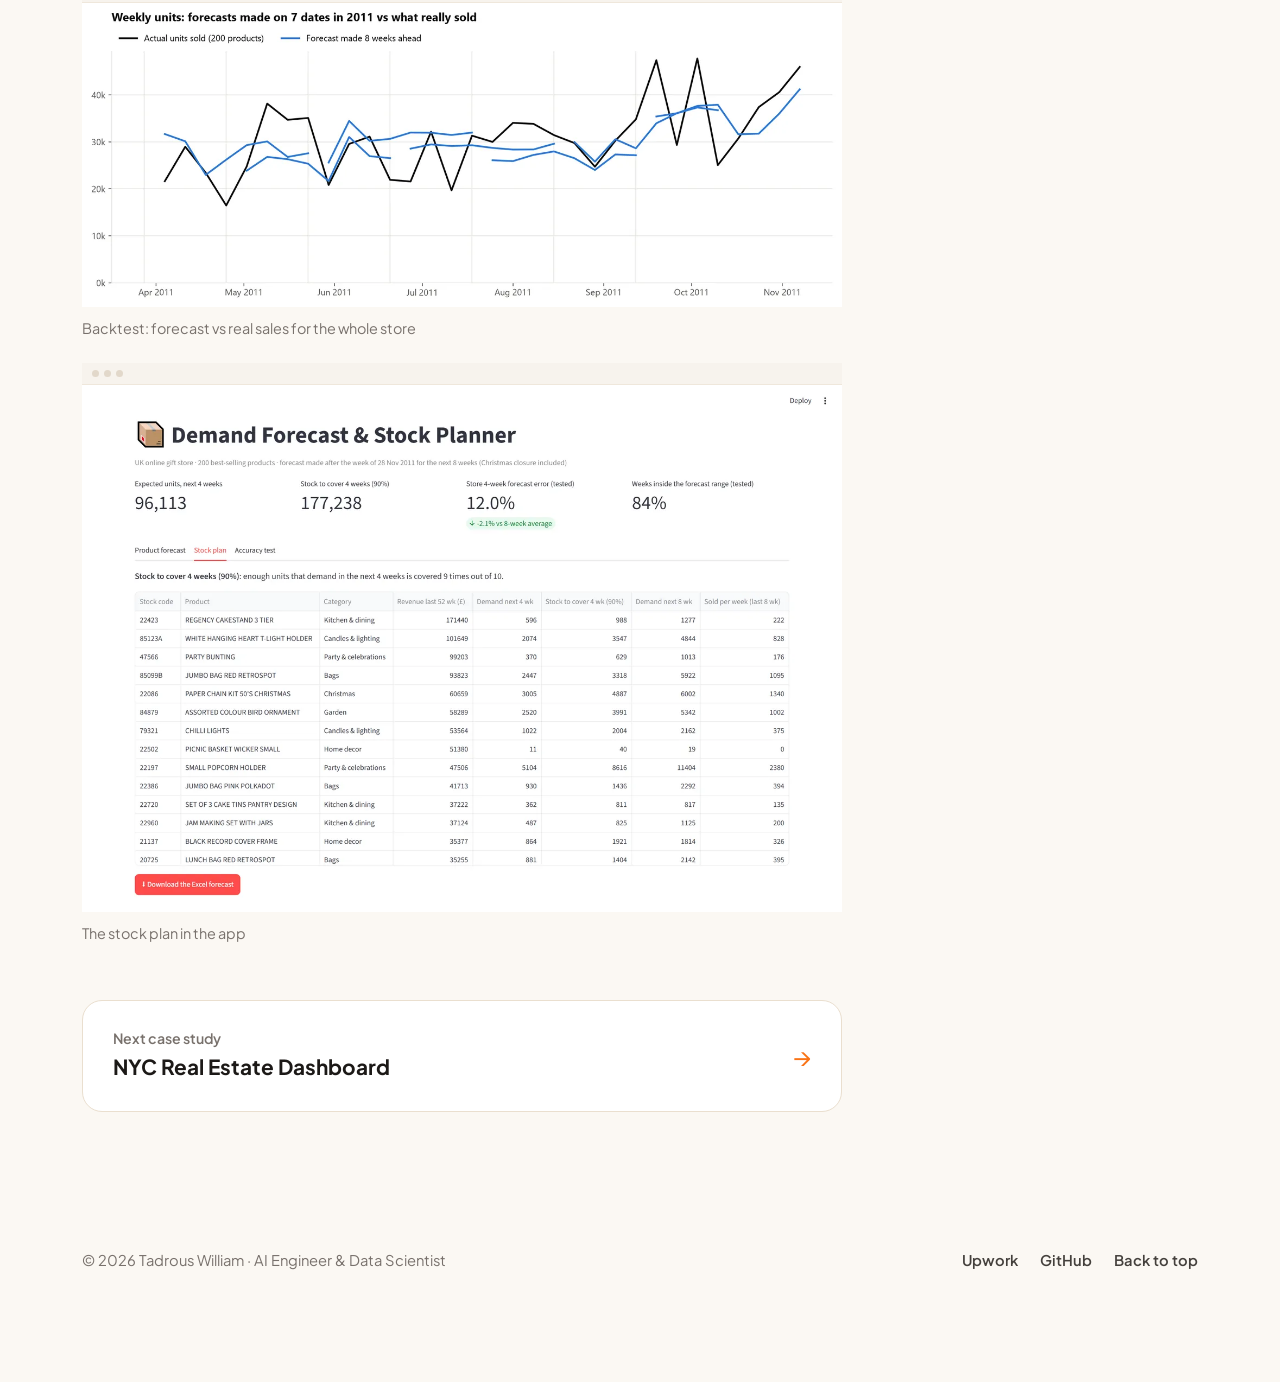
<file: work/sales-forecasting.html>
<!doctype html>
<html lang="en">
<head>
<meta charset="utf-8">
<meta name="viewport" content="width=device-width, initial-scale=1">
<title>Sales Forecasting &amp; Stock Plan: case study | Tadrous William</title>
<meta name="description" content="Sales forecasting case study: LightGBM forecasts and stock plan for 200 products, 15% less error than the best simple method, tested on 7 dates.">
<link rel="canonical" href="https://tadrous-william.github.io/work/sales-forecasting.html">
<meta name="theme-color" content="#FBF8F3">
<meta property="og:type" content="website">
<meta property="og:title" content="Sales Forecasting &amp; Stock Plan: case study | Tadrous William">
<meta property="og:description" content="Sales forecasting case study: LightGBM forecasts and stock plan for 200 products, 15% less error than the best simple method, tested on 7 dates.">
<meta property="og:url" content="https://tadrous-william.github.io/work/sales-forecasting.html">
<meta property="og:image" content="https://tadrous-william.github.io/og-image.jpg">
<meta property="og:image:width" content="1200">
<meta property="og:image:height" content="630">
<meta name="twitter:card" content="summary_large_image">
<link rel="icon" href="../favicon.svg" type="image/svg+xml">
<link rel="icon" href="../favicon-32.png" sizes="32x32" type="image/png">
<link rel="apple-touch-icon" href="../apple-touch-icon.png">
<link rel="preconnect" href="https://fonts.googleapis.com">
<link rel="preconnect" href="https://fonts.gstatic.com" crossorigin>
<link href="https://fonts.googleapis.com/css2?family=JetBrains+Mono:wght@500;600;700&family=Plus+Jakarta+Sans:wght@400;500;600;700;800&display=swap" rel="stylesheet">
<link rel="stylesheet" href="../assets/css/style.css?v=c52320ae">
<script>document.documentElement.classList.add("js")</script>
<script src="../assets/js/main.js?v=c52320ae" defer></script>
</head>
<body id="top">
<a class="skip" href="#main">Skip to content</a>
<header class="nav">
  <div class="wrap">
    <a class="brand" href="../index.html" aria-label="Tadrous William, home"><span class="brand-pic"><img src="../assets/img/avatar.webp" alt="" width="40" height="40"></span><span>Tadrous William</span></a>
    <nav class="nav-links" aria-label="Main">
      <a href="../index.html#about">About</a>
      <a href="../index.html#services">Services</a>
      <a href="../index.html#work">Work</a>
      <a href="../index.html#process">Process</a>
      <a class="btn btn-primary" href="https://www.upwork.com/freelancers/~019622575b1d53884b" target="_blank" rel="noopener"><svg viewBox="0 0 24 24" fill="currentColor" aria-hidden="true"><path d="M18.6 13.5c-1 0-2-.4-2.8-1.1l.2-1.1v-.1c.2-1.2.9-3.2 2.6-3.2a2.7 2.7 0 0 1 0 5.5Zm0-8.2c-2.4 0-4.3 1.6-5.1 4.2-1.2-1.8-2.1-4-2.6-5.8H8.3v7.1a2.3 2.3 0 0 1-4.6 0V3.7H1v7.1a5 5 0 0 0 10 0V9.6c.5 1 1.1 2 1.8 2.9l-1.6 7.4h2.7l1.2-5.4c1 .7 2.2 1.1 3.5 1.1a5.4 5.4 0 0 0 0-10.9Z"/></svg>Hire me on Upwork<svg class="arrow" viewBox="0 0 20 20" fill="none" stroke="currentColor" stroke-width="2.2" stroke-linecap="round" stroke-linejoin="round" aria-hidden="true"><path d="M4 10h11M11 5l5 5-5 5"/></svg></a>
    </nav>
    <button class="menu-btn" aria-label="Open menu" aria-expanded="false"><span></span><span></span><span></span></button>
  </div>
</header>
<main id="main">
<section class="cs-hero">
  <div class="bg-dots"></div><div class="blob b1"></div><div class="blob b3"></div>
  <div class="wrap" style="position:relative">
    <a class="crumb" href="../index.html#work">← All work</a><br>
    <span class="tag rise" style="background:#DDEFFC;color:#0369A1">Machine learning · Forecasting</span>
    <h1 class="rise d1">Demand forecasting and stock planning for 200 products</h1>
    <p class="lead rise d2">Weekly demand forecasts with a low-high range for the 200 best-selling products of an online store, and a stock plan that covers the next 4 weeks 9 times out of 10.</p>
    <div class="metrics"><div class="stat rise d3" style="--c:#0369A1"><div class="num">15%</div><p>less error than the best simple method</p></div><div class="stat rise d3" style="--c:#0369A1"><div class="num">7</div><p>test dates, 9,694 product-weeks checked</p></div><div class="stat rise d3" style="--c:#0369A1"><div class="num">84%</div><p>of real weeks inside the forecast range</p></div></div>
  </div>
</section>
<div class="wrap"><div class="cs-shot reveal" style="--tint:#E8F4FD"><div class="frame"><div class="fbar"><i></i><i></i><i></i></div><img src="../assets/img/fc-app-product.webp" alt="Forecast app: one product&#x27;s history, 8-week forecast and low-high range" width="1400" height="972" fetchpriority="high"></div></div></div>
<section>
  <div class="wrap cs-body">
    <div>
      <section class="reveal"><h2>The problem</h2><p>An online store has to decide every week how much to order for each product. Too little means lost sales; too much means cash stuck on shelves.</p><p>Real sales data from a UK online gift store (UCI Online Retail II, 1.07M order lines, Dec 2009 to Dec 2011), with wholesale customers whose large orders make single weeks hard to predict.</p></section>
      <section class="reveal"><h2>What I built</h2><ul><li><b>Weekly demand per product</b> for the 200 best sellers, with the store calendar (trading days, Christmas closure, Easter).</li><li><b>Features that matter:</b> recent sales per trading day, the same weeks last year, category and store seasonality, price changes and weeks to Christmas.</li><li><b>LightGBM quantile models</b> give a low, middle and high forecast for each of the next 8 weeks.</li><li><b>Stock plan:</b> the stock that covers the next 4 weeks of demand 9 times out of 10.</li><li><b>Delivered as</b> an Excel workbook (stock plan, weekly forecast, ranges) and a Streamlit app.</li></ul></section>
      <section class="reveal"><h2>The result</h2><p>The forecast was made on 7 dates in 2011, each time using only the weeks before that date, and compared with what really sold. Error is WAPE (lower is better):</p><table class="table"><thead><tr><th>Method</th><th>Each product, 4 weeks</th><th>Whole store, 4 weeks</th></tr></thead><tbody><tr><td><b>My forecast</b></td><td><b>39.4%</b></td><td><b>12.0%</b></td></tr><tr><td>8-week average</td><td>42.0%</td><td>14.2%</td></tr><tr><td>Same week last year</td><td>51.5%</td><td>14.5%</td></tr><tr><td>Last year x trend</td><td>58.3%</td><td>18.7%</td></tr><tr><td>Last week</td><td>63.5%</td><td>22.3%</td></tr></tbody></table><p>That is <b>15% less error</b> than the best simple method on whole-store demand. The ranges are honest too: 84% of real weeks fell inside the low-high range (target 80%).</p></section>
      <section><h2>Screens</h2><div class="gallery"><figure class="reveal"><div class="frame"><div class="fbar"><i></i><i></i><i></i></div><img src="../assets/img/fc-accuracy.webp" alt="Accuracy against 5 simple methods" width="1400" height="537" loading="lazy" decoding="async"></div><figcaption>Accuracy against 5 simple methods</figcaption></figure><figure class="reveal"><div class="frame"><div class="fbar"><i></i><i></i><i></i></div><img src="../assets/img/fc-backtest.webp" alt="Backtest: forecast vs real sales for the whole store" width="1400" height="560" loading="lazy" decoding="async"></div><figcaption>Backtest: forecast vs real sales for the whole store</figcaption></figure><figure class="reveal"><div class="frame"><div class="fbar"><i></i><i></i><i></i></div><img src="../assets/img/fc-app.webp" alt="The stock plan in the app" width="1400" height="972" loading="lazy" decoding="async"></div><figcaption>The stock plan in the app</figcaption></figure></div></section>
      <a class="next reveal" href="nyc-real-estate-dashboard.html"><div><small>Next case study</small><b>NYC Real Estate Dashboard</b></div><span class="arrow">→</span></a>
    </div>
    <aside class="aside">
      <div class="box"><h4>Tech</h4><div class="chips"><span>Python</span><span>LightGBM</span><span>pandas</span><span>DuckDB</span><span>Plotly</span><span>Streamlit</span><span>Excel</span></div></div>
      <div class="box"><h4>Links</h4><a class="btn btn-ghost" href="https://github.com/Tadrous-William/sales-forecasting" target="_blank" rel="noopener"><svg viewBox="0 0 24 24" fill="currentColor" aria-hidden="true"><path d="M12 .5a12 12 0 0 0-3.8 23.4c.6.1.8-.3.8-.6v-2.2c-3.3.7-4-1.4-4-1.4-.6-1.4-1.4-1.8-1.4-1.8-1-.7.1-.7.1-.7 1.2.1 1.8 1.2 1.8 1.2 1 1.8 2.8 1.3 3.5 1 .1-.8.4-1.3.7-1.6-2.7-.3-5.5-1.3-5.5-5.9 0-1.3.5-2.4 1.2-3.2-.1-.3-.5-1.5.1-3.2 0 0 1-.3 3.3 1.2a11.5 11.5 0 0 1 6 0C17.3 4.7 18.3 5 18.3 5c.7 1.7.3 2.9.1 3.2.8.8 1.2 1.9 1.2 3.2 0 4.6-2.8 5.6-5.5 5.9.4.4.8 1.1.8 2.2v3.3c0 .3.2.7.8.6A12 12 0 0 0 12 .5Z"/></svg>Code on GitHub</a><a class="btn btn-ghost" href="https://www.upwork.com/freelancers/~019622575b1d53884b?p=2105392346625941504" target="_blank" rel="noopener"><svg viewBox="0 0 24 24" fill="currentColor" aria-hidden="true"><path d="M18.6 13.5c-1 0-2-.4-2.8-1.1l.2-1.1v-.1c.2-1.2.9-3.2 2.6-3.2a2.7 2.7 0 0 1 0 5.5Zm0-8.2c-2.4 0-4.3 1.6-5.1 4.2-1.2-1.8-2.1-4-2.6-5.8H8.3v7.1a2.3 2.3 0 0 1-4.6 0V3.7H1v7.1a5 5 0 0 0 10 0V9.6c.5 1 1.1 2 1.8 2.9l-1.6 7.4h2.7l1.2-5.4c1 .7 2.2 1.1 3.5 1.1a5.4 5.4 0 0 0 0-10.9Z"/></svg>On my Upwork</a></div>
      <div class="box" style="background:#FFF7EF"><h4>Want something like this?</h4><p style="font-size:.95rem;color:var(--ink-2)">Tell me about your project on Upwork and I'll reply with a plan, timeline and price.</p><a class="btn btn-primary" href="https://www.upwork.com/freelancers/~019622575b1d53884b" target="_blank" rel="noopener"><svg viewBox="0 0 24 24" fill="currentColor" aria-hidden="true"><path d="M18.6 13.5c-1 0-2-.4-2.8-1.1l.2-1.1v-.1c.2-1.2.9-3.2 2.6-3.2a2.7 2.7 0 0 1 0 5.5Zm0-8.2c-2.4 0-4.3 1.6-5.1 4.2-1.2-1.8-2.1-4-2.6-5.8H8.3v7.1a2.3 2.3 0 0 1-4.6 0V3.7H1v7.1a5 5 0 0 0 10 0V9.6c.5 1 1.1 2 1.8 2.9l-1.6 7.4h2.7l1.2-5.4c1 .7 2.2 1.1 3.5 1.1a5.4 5.4 0 0 0 0-10.9Z"/></svg>Hire me on Upwork<svg class="arrow" viewBox="0 0 20 20" fill="none" stroke="currentColor" stroke-width="2.2" stroke-linecap="round" stroke-linejoin="round" aria-hidden="true"><path d="M4 10h11M11 5l5 5-5 5"/></svg></a></div>
    </aside>
  </div>
</section>
</main>
<footer>
  <div class="wrap">
    <span>© <span id="year">2026</span> Tadrous William · AI Engineer &amp; Data Scientist</span>
    <nav aria-label="Footer">
      <a href="https://www.upwork.com/freelancers/~019622575b1d53884b" target="_blank" rel="noopener">Upwork</a>
      <a href="https://github.com/Tadrous-William" target="_blank" rel="noopener">GitHub</a>
      <a href="../index.html#top">Back to top</a>
    </nav>
  </div>
</footer>
<div class="sticky-cta"><a class="btn btn-primary" href="https://www.upwork.com/freelancers/~019622575b1d53884b" target="_blank" rel="noopener"><svg viewBox="0 0 24 24" fill="currentColor" aria-hidden="true"><path d="M18.6 13.5c-1 0-2-.4-2.8-1.1l.2-1.1v-.1c.2-1.2.9-3.2 2.6-3.2a2.7 2.7 0 0 1 0 5.5Zm0-8.2c-2.4 0-4.3 1.6-5.1 4.2-1.2-1.8-2.1-4-2.6-5.8H8.3v7.1a2.3 2.3 0 0 1-4.6 0V3.7H1v7.1a5 5 0 0 0 10 0V9.6c.5 1 1.1 2 1.8 2.9l-1.6 7.4h2.7l1.2-5.4c1 .7 2.2 1.1 3.5 1.1a5.4 5.4 0 0 0 0-10.9Z"/></svg>Hire me on Upwork<svg class="arrow" viewBox="0 0 20 20" fill="none" stroke="currentColor" stroke-width="2.2" stroke-linecap="round" stroke-linejoin="round" aria-hidden="true"><path d="M4 10h11M11 5l5 5-5 5"/></svg></a></div>
</body>
</html>
</file>
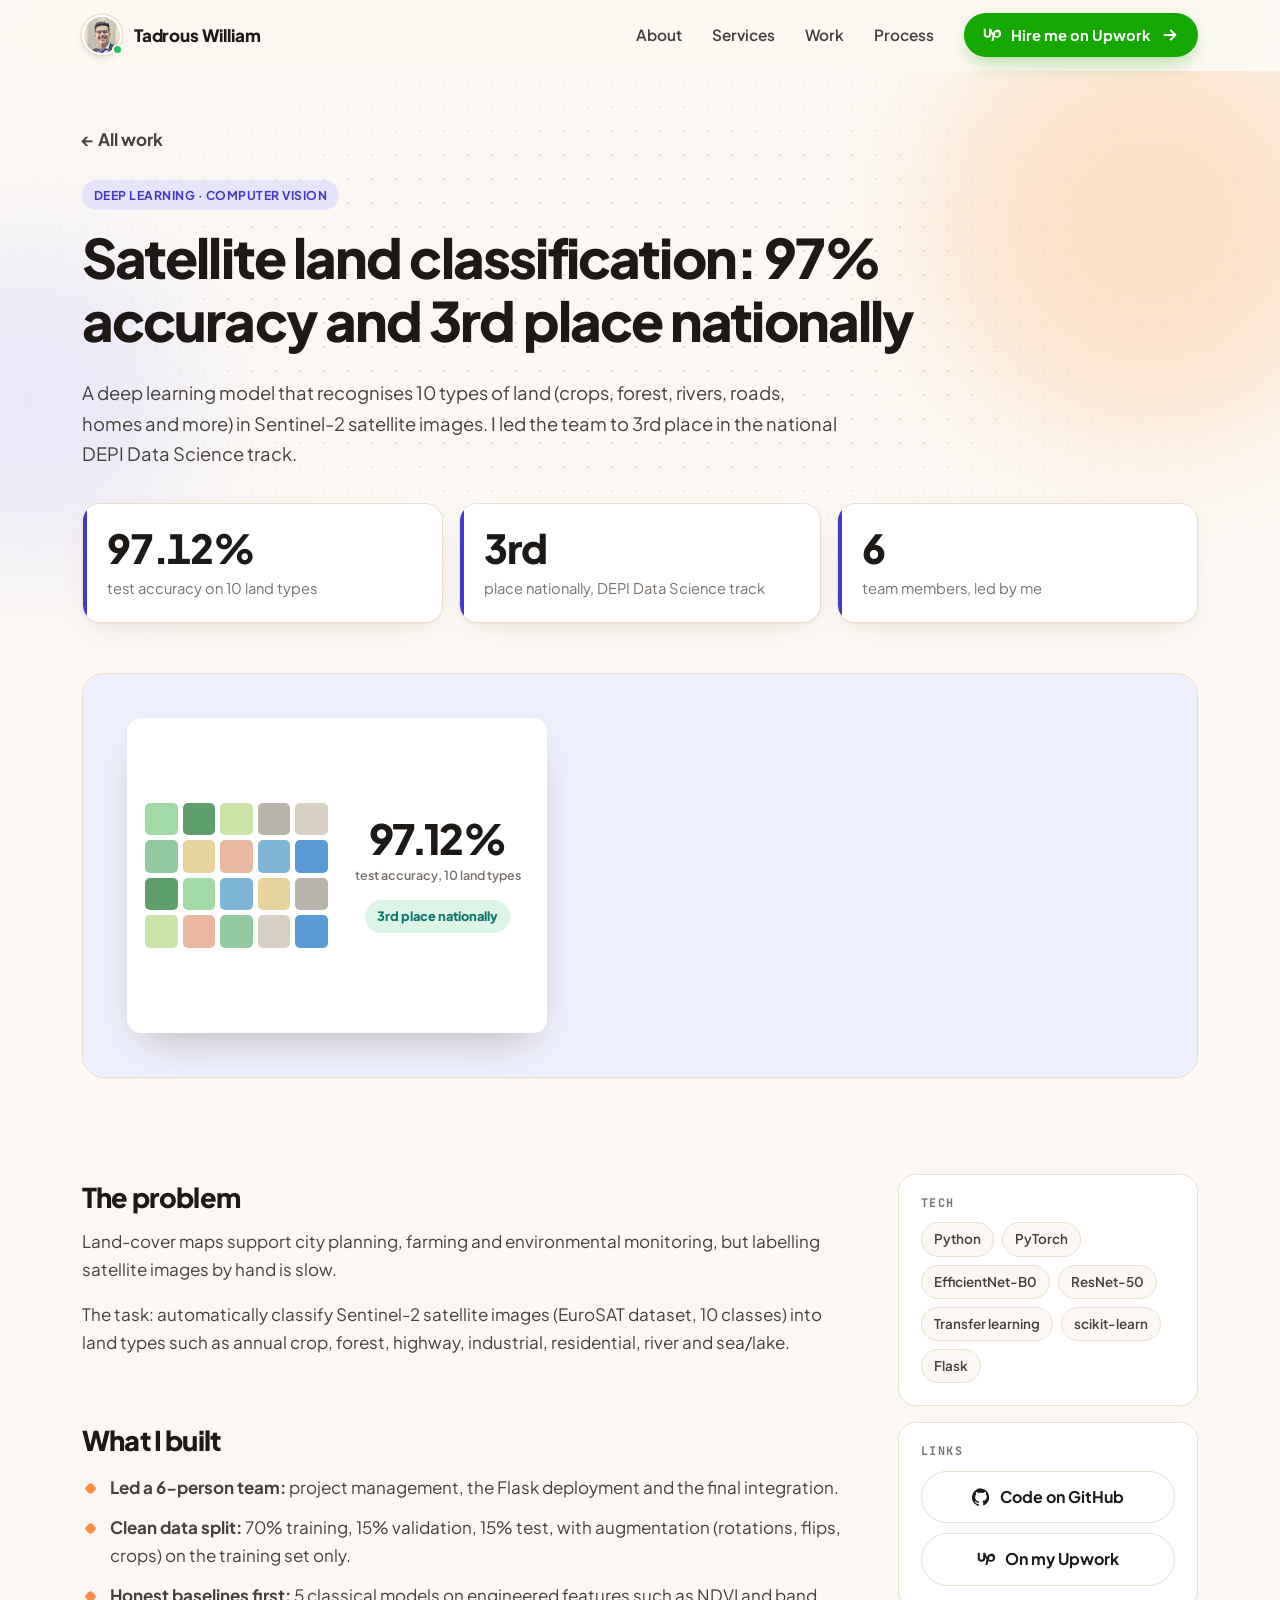
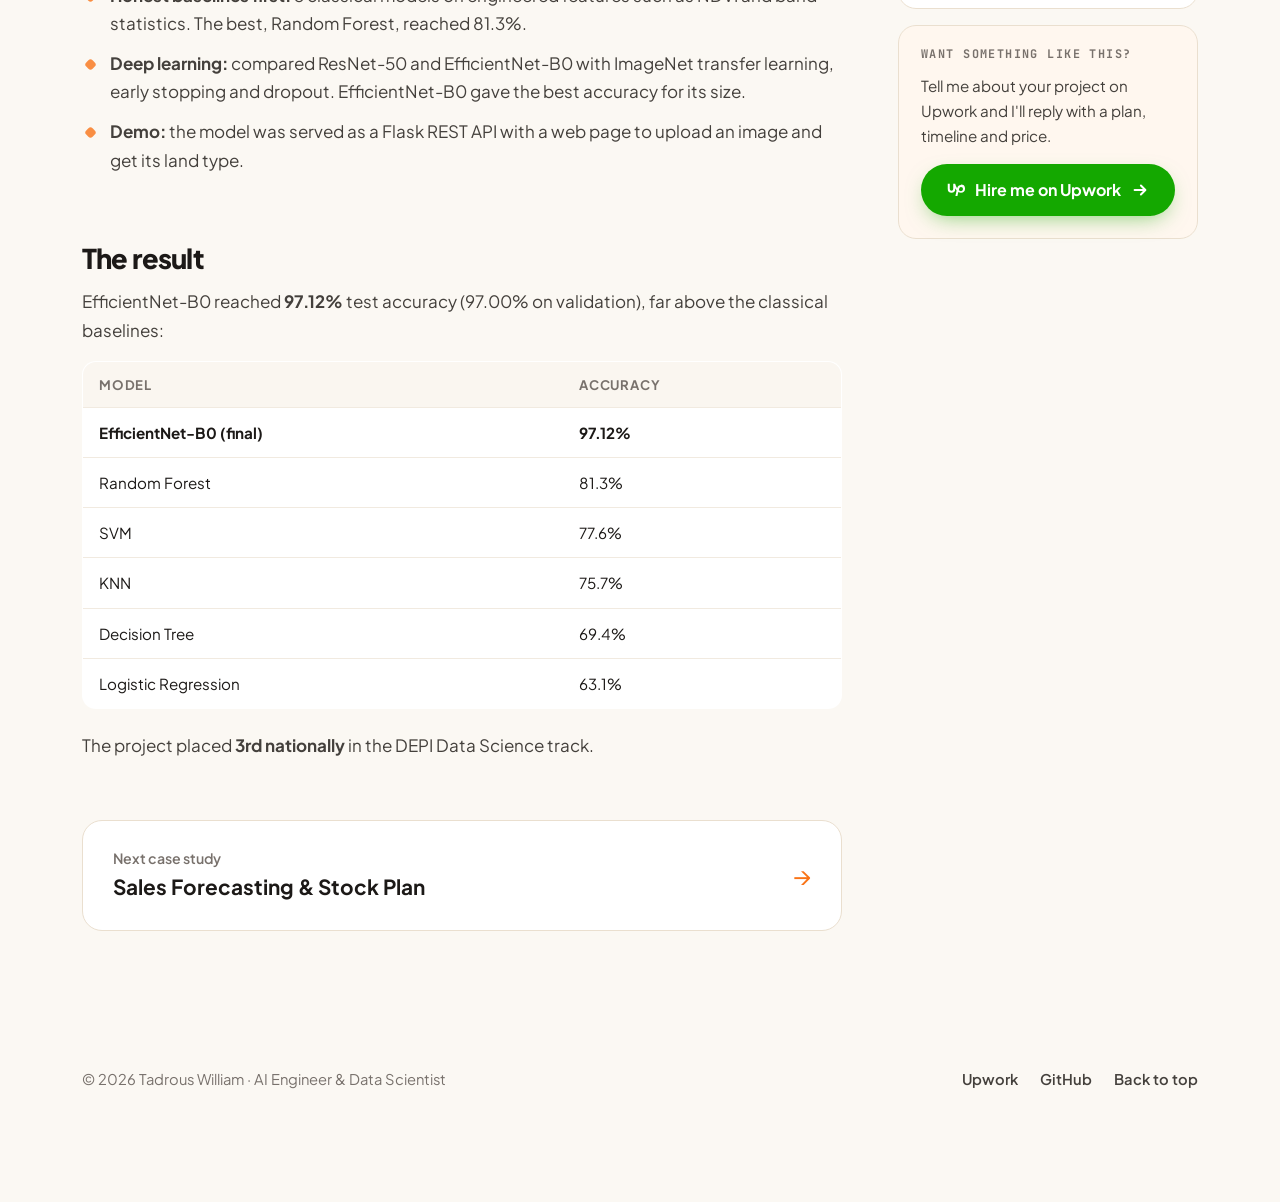
<file: work/sentinel2-land-classification.html>
<!doctype html>
<html lang="en">
<head>
<meta charset="utf-8">
<meta name="viewport" content="width=device-width, initial-scale=1">
<title>Satellite Land Classification: case study | Tadrous William</title>
<meta name="description" content="Sentinel-2 land classification case study: EfficientNet-B0 with transfer learning, 97.12% test accuracy, 3rd place nationally at DEPI (team lead).">
<link rel="canonical" href="https://tadrous-william.github.io/work/sentinel2-land-classification.html">
<meta name="theme-color" content="#FBF8F3">
<meta property="og:type" content="website">
<meta property="og:title" content="Satellite Land Classification: case study | Tadrous William">
<meta property="og:description" content="Sentinel-2 land classification case study: EfficientNet-B0 with transfer learning, 97.12% test accuracy, 3rd place nationally at DEPI (team lead).">
<meta property="og:url" content="https://tadrous-william.github.io/work/sentinel2-land-classification.html">
<meta property="og:image" content="https://tadrous-william.github.io/og-image.jpg">
<meta property="og:image:width" content="1200">
<meta property="og:image:height" content="630">
<meta name="twitter:card" content="summary_large_image">
<link rel="icon" href="../favicon.svg" type="image/svg+xml">
<link rel="icon" href="../favicon-32.png" sizes="32x32" type="image/png">
<link rel="apple-touch-icon" href="../apple-touch-icon.png">
<link rel="preconnect" href="https://fonts.googleapis.com">
<link rel="preconnect" href="https://fonts.gstatic.com" crossorigin>
<link href="https://fonts.googleapis.com/css2?family=JetBrains+Mono:wght@500;600;700&family=Plus+Jakarta+Sans:wght@400;500;600;700;800&display=swap" rel="stylesheet">
<link rel="stylesheet" href="../assets/css/style.css?v=c52320ae">
<script>document.documentElement.classList.add("js")</script>
<script src="../assets/js/main.js?v=c52320ae" defer></script>
</head>
<body id="top">
<a class="skip" href="#main">Skip to content</a>
<header class="nav">
  <div class="wrap">
    <a class="brand" href="../index.html" aria-label="Tadrous William, home"><span class="brand-pic"><img src="../assets/img/avatar.webp" alt="" width="40" height="40"></span><span>Tadrous William</span></a>
    <nav class="nav-links" aria-label="Main">
      <a href="../index.html#about">About</a>
      <a href="../index.html#services">Services</a>
      <a href="../index.html#work">Work</a>
      <a href="../index.html#process">Process</a>
      <a class="btn btn-primary" href="https://www.upwork.com/freelancers/~019622575b1d53884b" target="_blank" rel="noopener"><svg viewBox="0 0 24 24" fill="currentColor" aria-hidden="true"><path d="M18.6 13.5c-1 0-2-.4-2.8-1.1l.2-1.1v-.1c.2-1.2.9-3.2 2.6-3.2a2.7 2.7 0 0 1 0 5.5Zm0-8.2c-2.4 0-4.3 1.6-5.1 4.2-1.2-1.8-2.1-4-2.6-5.8H8.3v7.1a2.3 2.3 0 0 1-4.6 0V3.7H1v7.1a5 5 0 0 0 10 0V9.6c.5 1 1.1 2 1.8 2.9l-1.6 7.4h2.7l1.2-5.4c1 .7 2.2 1.1 3.5 1.1a5.4 5.4 0 0 0 0-10.9Z"/></svg>Hire me on Upwork<svg class="arrow" viewBox="0 0 20 20" fill="none" stroke="currentColor" stroke-width="2.2" stroke-linecap="round" stroke-linejoin="round" aria-hidden="true"><path d="M4 10h11M11 5l5 5-5 5"/></svg></a>
    </nav>
    <button class="menu-btn" aria-label="Open menu" aria-expanded="false"><span></span><span></span><span></span></button>
  </div>
</header>
<main id="main">
<section class="cs-hero">
  <div class="bg-dots"></div><div class="blob b1"></div><div class="blob b3"></div>
  <div class="wrap" style="position:relative">
    <a class="crumb" href="../index.html#work">← All work</a><br>
    <span class="tag rise" style="background:#E6E4FB;color:#4338CA">Deep learning · Computer vision</span>
    <h1 class="rise d1">Satellite land classification: 97% accuracy and 3rd place nationally</h1>
    <p class="lead rise d2">A deep learning model that recognises 10 types of land (crops, forest, rivers, roads, homes and more) in Sentinel-2 satellite images. I led the team to 3rd place in the national DEPI Data Science track.</p>
    <div class="metrics"><div class="stat rise d3" style="--c:#4338CA"><div class="num">97.12%</div><p>test accuracy on 10 land types</p></div><div class="stat rise d3" style="--c:#4338CA"><div class="num">3rd</div><p>place nationally, DEPI Data Science track</p></div><div class="stat rise d3" style="--c:#4338CA"><div class="num">6</div><p>team members, led by me</p></div></div>
  </div>
</section>
<div class="wrap"><div class="cs-shot reveal" style="--tint:#EEF0FD"><div class="sat" role="img" aria-label="Satellite tiles of 10 land types, 97.12% accuracy, 3rd place nationally">
  <div class="tiles"><i style="background:#A3D9A5;animation-delay:0.00s"></i><i style="background:#5E9F6B;animation-delay:0.18s"></i><i style="background:#C9E4A6;animation-delay:0.36s"></i><i style="background:#B9B4AC;animation-delay:0.54s"></i><i style="background:#D6CFC4;animation-delay:0.72s"></i><i style="background:#93C9A0;animation-delay:0.90s"></i><i style="background:#E7D49A;animation-delay:1.08s"></i><i style="background:#E8B9A0;animation-delay:1.26s"></i><i style="background:#7DB6D8;animation-delay:1.44s"></i><i style="background:#5B9BD5;animation-delay:1.62s"></i><i style="background:#5E9F6B;animation-delay:1.80s"></i><i style="background:#A3D9A5;animation-delay:1.98s"></i><i style="background:#7DB6D8;animation-delay:2.16s"></i><i style="background:#E7D49A;animation-delay:2.34s"></i><i style="background:#B9B4AC;animation-delay:2.52s"></i><i style="background:#C9E4A6;animation-delay:2.70s"></i><i style="background:#E8B9A0;animation-delay:2.88s"></i><i style="background:#93C9A0;animation-delay:3.06s"></i><i style="background:#D6CFC4;animation-delay:3.24s"></i><i style="background:#5B9BD5;animation-delay:3.42s"></i></div>
  <div class="sat-score"><b>97.12%</b><span>test accuracy, 10 land types</span><div class="medal">3rd place nationally</div></div>
</div></div></div>
<section>
  <div class="wrap cs-body">
    <div>
      <section class="reveal"><h2>The problem</h2><p>Land-cover maps support city planning, farming and environmental monitoring, but labelling satellite images by hand is slow.</p><p>The task: automatically classify Sentinel-2 satellite images (EuroSAT dataset, 10 classes) into land types such as annual crop, forest, highway, industrial, residential, river and sea/lake.</p></section>
      <section class="reveal"><h2>What I built</h2><ul><li><b>Led a 6-person team:</b> project management, the Flask deployment and the final integration.</li><li><b>Clean data split:</b> 70% training, 15% validation, 15% test, with augmentation (rotations, flips, crops) on the training set only.</li><li><b>Honest baselines first:</b> 5 classical models on engineered features such as NDVI and band statistics. The best, Random Forest, reached 81.3%.</li><li><b>Deep learning:</b> compared ResNet-50 and EfficientNet-B0 with ImageNet transfer learning, early stopping and dropout. EfficientNet-B0 gave the best accuracy for its size.</li><li><b>Demo:</b> the model was served as a Flask REST API with a web page to upload an image and get its land type.</li></ul></section>
      <section class="reveal"><h2>The result</h2><p>EfficientNet-B0 reached <b>97.12%</b> test accuracy (97.00% on validation), far above the classical baselines:</p><table class="table"><thead><tr><th>Model</th><th>Accuracy</th></tr></thead><tbody><tr><td><b>EfficientNet-B0 (final)</b></td><td><b>97.12%</b></td></tr><tr><td>Random Forest</td><td>81.3%</td></tr><tr><td>SVM</td><td>77.6%</td></tr><tr><td>KNN</td><td>75.7%</td></tr><tr><td>Decision Tree</td><td>69.4%</td></tr><tr><td>Logistic Regression</td><td>63.1%</td></tr></tbody></table><p>The project placed <b>3rd nationally</b> in the DEPI Data Science track.</p></section>
      
      <a class="next reveal" href="sales-forecasting.html"><div><small>Next case study</small><b>Sales Forecasting &amp; Stock Plan</b></div><span class="arrow">→</span></a>
    </div>
    <aside class="aside">
      <div class="box"><h4>Tech</h4><div class="chips"><span>Python</span><span>PyTorch</span><span>EfficientNet-B0</span><span>ResNet-50</span><span>Transfer learning</span><span>scikit-learn</span><span>Flask</span></div></div>
      <div class="box"><h4>Links</h4><a class="btn btn-ghost" href="https://github.com/Tadrous-William/sentinel2-land-classification" target="_blank" rel="noopener"><svg viewBox="0 0 24 24" fill="currentColor" aria-hidden="true"><path d="M12 .5a12 12 0 0 0-3.8 23.4c.6.1.8-.3.8-.6v-2.2c-3.3.7-4-1.4-4-1.4-.6-1.4-1.4-1.8-1.4-1.8-1-.7.1-.7.1-.7 1.2.1 1.8 1.2 1.8 1.2 1 1.8 2.8 1.3 3.5 1 .1-.8.4-1.3.7-1.6-2.7-.3-5.5-1.3-5.5-5.9 0-1.3.5-2.4 1.2-3.2-.1-.3-.5-1.5.1-3.2 0 0 1-.3 3.3 1.2a11.5 11.5 0 0 1 6 0C17.3 4.7 18.3 5 18.3 5c.7 1.7.3 2.9.1 3.2.8.8 1.2 1.9 1.2 3.2 0 4.6-2.8 5.6-5.5 5.9.4.4.8 1.1.8 2.2v3.3c0 .3.2.7.8.6A12 12 0 0 0 12 .5Z"/></svg>Code on GitHub</a><a class="btn btn-ghost" href="https://www.upwork.com/freelancers/~019622575b1d53884b?p=2028129726975729664" target="_blank" rel="noopener"><svg viewBox="0 0 24 24" fill="currentColor" aria-hidden="true"><path d="M18.6 13.5c-1 0-2-.4-2.8-1.1l.2-1.1v-.1c.2-1.2.9-3.2 2.6-3.2a2.7 2.7 0 0 1 0 5.5Zm0-8.2c-2.4 0-4.3 1.6-5.1 4.2-1.2-1.8-2.1-4-2.6-5.8H8.3v7.1a2.3 2.3 0 0 1-4.6 0V3.7H1v7.1a5 5 0 0 0 10 0V9.6c.5 1 1.1 2 1.8 2.9l-1.6 7.4h2.7l1.2-5.4c1 .7 2.2 1.1 3.5 1.1a5.4 5.4 0 0 0 0-10.9Z"/></svg>On my Upwork</a></div>
      <div class="box" style="background:#FFF7EF"><h4>Want something like this?</h4><p style="font-size:.95rem;color:var(--ink-2)">Tell me about your project on Upwork and I'll reply with a plan, timeline and price.</p><a class="btn btn-primary" href="https://www.upwork.com/freelancers/~019622575b1d53884b" target="_blank" rel="noopener"><svg viewBox="0 0 24 24" fill="currentColor" aria-hidden="true"><path d="M18.6 13.5c-1 0-2-.4-2.8-1.1l.2-1.1v-.1c.2-1.2.9-3.2 2.6-3.2a2.7 2.7 0 0 1 0 5.5Zm0-8.2c-2.4 0-4.3 1.6-5.1 4.2-1.2-1.8-2.1-4-2.6-5.8H8.3v7.1a2.3 2.3 0 0 1-4.6 0V3.7H1v7.1a5 5 0 0 0 10 0V9.6c.5 1 1.1 2 1.8 2.9l-1.6 7.4h2.7l1.2-5.4c1 .7 2.2 1.1 3.5 1.1a5.4 5.4 0 0 0 0-10.9Z"/></svg>Hire me on Upwork<svg class="arrow" viewBox="0 0 20 20" fill="none" stroke="currentColor" stroke-width="2.2" stroke-linecap="round" stroke-linejoin="round" aria-hidden="true"><path d="M4 10h11M11 5l5 5-5 5"/></svg></a></div>
    </aside>
  </div>
</section>
</main>
<footer>
  <div class="wrap">
    <span>© <span id="year">2026</span> Tadrous William · AI Engineer &amp; Data Scientist</span>
    <nav aria-label="Footer">
      <a href="https://www.upwork.com/freelancers/~019622575b1d53884b" target="_blank" rel="noopener">Upwork</a>
      <a href="https://github.com/Tadrous-William" target="_blank" rel="noopener">GitHub</a>
      <a href="../index.html#top">Back to top</a>
    </nav>
  </div>
</footer>
<div class="sticky-cta"><a class="btn btn-primary" href="https://www.upwork.com/freelancers/~019622575b1d53884b" target="_blank" rel="noopener"><svg viewBox="0 0 24 24" fill="currentColor" aria-hidden="true"><path d="M18.6 13.5c-1 0-2-.4-2.8-1.1l.2-1.1v-.1c.2-1.2.9-3.2 2.6-3.2a2.7 2.7 0 0 1 0 5.5Zm0-8.2c-2.4 0-4.3 1.6-5.1 4.2-1.2-1.8-2.1-4-2.6-5.8H8.3v7.1a2.3 2.3 0 0 1-4.6 0V3.7H1v7.1a5 5 0 0 0 10 0V9.6c.5 1 1.1 2 1.8 2.9l-1.6 7.4h2.7l1.2-5.4c1 .7 2.2 1.1 3.5 1.1a5.4 5.4 0 0 0 0-10.9Z"/></svg>Hire me on Upwork<svg class="arrow" viewBox="0 0 20 20" fill="none" stroke="currentColor" stroke-width="2.2" stroke-linecap="round" stroke-linejoin="round" aria-hidden="true"><path d="M4 10h11M11 5l5 5-5 5"/></svg></a></div>
</body>
</html>
</file>
<file: assets/css/style.css>
/* Tadrous William portfolio: light, warm, quietly animated */

:root {
  --bg: #FBF8F3;
  --bg-2: #F5EFE6;
  --surface: #FFFFFF;
  --border: #EADFCF;
  --border-2: #F1EAE0;
  --ink: #1C1917;
  --ink-2: #44403C;
  --muted: #78716C;
  --accent: #F97316;
  --accent-ink: #C2410C;
  --accent-soft: #FFEAD8;
  --mint: #DCF5E7;   --mint-ink: #0F766E;
  --lilac: #E6E4FB;  --lilac-ink: #4338CA;
  --sky: #DDEFFC;    --sky-ink: #0369A1;
  --rose: #FDE7EF;   --rose-ink: #BE185D;
  --green: #16A34A;
  --upwork: #14A800;
  --radius: 18px;
  --shadow: 0 1px 2px rgba(124, 90, 58, .06), 0 10px 30px -12px rgba(124, 90, 58, .18);
  --shadow-lg: 0 2px 4px rgba(124, 90, 58, .06), 0 24px 60px -20px rgba(124, 90, 58, .28);
  --font: "Plus Jakarta Sans", "Segoe UI", system-ui, -apple-system, Arial, sans-serif;
  --mono: "JetBrains Mono", "Cascadia Code", Consolas, Menlo, monospace;
  --max: 1160px;
}

*, *::before, *::after { box-sizing: border-box; }
html { scroll-behavior: smooth; -webkit-text-size-adjust: 100%; }
body {
  margin: 0; background: var(--bg); color: var(--ink);
  font-family: var(--font); font-size: 17px; line-height: 1.65;
  -webkit-font-smoothing: antialiased; overflow-x: hidden;
}
img { max-width: 100%; height: auto; display: block; }
a { color: var(--accent-ink); text-decoration: none; }
a:hover { text-decoration: underline; text-underline-offset: 3px; }
h1, h2, h3, h4 { line-height: 1.15; margin: 0 0 .5em; letter-spacing: -.02em; color: var(--ink); }
h1 { font-size: clamp(2.2rem, 4.3vw, 3.55rem); font-weight: 800; letter-spacing: -.035em; }
h2 { font-size: clamp(1.8rem, 3.6vw, 2.7rem); font-weight: 800; letter-spacing: -.03em; }
h3 { font-size: 1.3rem; font-weight: 700; }
p { margin: 0 0 1em; }
::selection { background: var(--accent-soft); color: var(--ink); }
:focus-visible { outline: 3px solid var(--accent); outline-offset: 3px; border-radius: 6px; }

.skip { position: absolute; left: -999px; top: 8px; background: var(--ink); color: #fff; padding: 10px 16px; border-radius: 10px; z-index: 100; }
.skip:focus { left: 16px; }

.wrap { width: 100%; max-width: var(--max); margin: 0 auto; padding: 0 22px; }
section { padding: 96px 0; position: relative; }
.eyebrow {
  display: inline-flex; align-items: center; gap: 8px;
  font-family: var(--mono); font-size: .78rem; font-weight: 600; letter-spacing: .12em; text-transform: uppercase;
  color: var(--accent-ink); margin-bottom: 14px;
}
.eyebrow::before { content: ""; width: 18px; height: 2px; background: var(--accent); border-radius: 2px; }
.lead { font-size: 1.15rem; color: var(--ink-2); max-width: 640px; }
.section-head { margin-bottom: 48px; }
.section-head.center { text-align: center; }
.section-head.center .lead { margin: 0 auto; }
.section-head.center .eyebrow::after { content: ""; width: 18px; height: 2px; background: var(--accent); border-radius: 2px; }

/* ---------- buttons ---------- */
.btn {
  display: inline-flex; align-items: center; justify-content: center; gap: 10px;
  min-height: 48px; padding: 12px 22px; border-radius: 999px;
  font-weight: 700; font-size: 1rem; text-decoration: none !important; cursor: pointer;
  border: 1.5px solid transparent; transition: transform .2s ease, box-shadow .2s ease, background .2s ease;
  white-space: nowrap;
}
.btn:hover { transform: translateY(-2px); }
.btn-primary { background: var(--upwork); color: #fff; box-shadow: 0 8px 22px -8px rgba(20, 168, 0, .55); }
.btn-primary:hover { box-shadow: 0 12px 28px -8px rgba(20, 168, 0, .6); background: #129600; }
.btn-ghost { background: var(--surface); color: var(--ink); border-color: var(--border); }
.btn-ghost:hover { border-color: var(--ink); }
.btn-dark { background: var(--ink); color: #fff; }
.btn svg { width: 18px; height: 18px; flex: none; }
.btn .arrow { transition: transform .2s ease; }
.btn:hover .arrow { transform: translateX(4px); }

/* ---------- nav ---------- */
.nav {
  position: sticky; top: 0; z-index: 50;
  background: rgba(251, 248, 243, .78); backdrop-filter: saturate(160%) blur(14px); -webkit-backdrop-filter: saturate(160%) blur(14px);
  border-bottom: 1px solid transparent; transition: border-color .3s ease, background .3s ease;
}
.nav.scrolled { border-bottom-color: var(--border); background: rgba(251, 248, 243, .92); }
.nav .wrap { display: flex; align-items: center; justify-content: space-between; height: 70px; gap: 16px; }
.brand { display: flex; align-items: center; gap: 12px; color: var(--ink); font-weight: 800; letter-spacing: -.01em; text-decoration: none !important; }
.brand-pic { position: relative; width: 40px; height: 40px; flex: none; }
.brand-pic img { width: 40px; height: 40px; border-radius: 50%; object-fit: cover; border: 2px solid #fff; box-shadow: 0 0 0 1.5px var(--border), 0 4px 10px -4px rgba(124, 90, 58, .4); transition: transform .3s ease; }
.brand:hover .brand-pic img { transform: scale(1.08) rotate(-3deg); }
.brand-pic::after { content: ""; position: absolute; right: -1px; bottom: 0; width: 11px; height: 11px; border-radius: 50%; background: #22C55E; border: 2px solid var(--bg); }
.mono-mark {
  width: 38px; height: 38px; border-radius: 11px; display: grid; place-items: center;
  background: var(--ink); color: #fff; font-family: var(--mono); font-size: .9rem; font-weight: 700; position: relative; overflow: hidden;
}
.mono-mark::after { content: ""; position: absolute; right: 5px; bottom: 5px; width: 7px; height: 7px; border-radius: 50%; background: var(--accent); }
.nav-links { display: flex; align-items: center; gap: 30px; }
.nav-links a:not(.btn) { color: var(--ink-2); font-weight: 600; font-size: .96rem; position: relative; text-decoration: none; }
.nav-links a:not(.btn)::after {
  content: ""; position: absolute; left: 0; right: 0; bottom: -6px; height: 2px; background: var(--accent);
  transform: scaleX(0); transform-origin: left; transition: transform .25s ease;
}
.nav-links a:not(.btn):hover::after, .nav-links a.active::after { transform: scaleX(1); }
.nav .btn { min-height: 42px; padding: 9px 18px; font-size: .92rem; }
.menu-btn { display: none; background: none; border: 0; width: 44px; height: 44px; border-radius: 12px; cursor: pointer; color: var(--ink); }
.menu-btn span { display: block; width: 22px; height: 2px; background: currentColor; margin: 5px auto; border-radius: 2px; transition: transform .25s ease, opacity .25s ease; }
.nav.open .menu-btn span:nth-child(1) { transform: translateY(7px) rotate(45deg); }
.nav.open .menu-btn span:nth-child(2) { opacity: 0; }
.nav.open .menu-btn span:nth-child(3) { transform: translateY(-7px) rotate(-45deg); }

/* ---------- hero ---------- */
.hero { padding: 64px 0 88px; overflow: hidden; }
.bg-dots {
  position: absolute; inset: 0; pointer-events: none;
  background-image: radial-gradient(#E4DACB 1.3px, transparent 1.3px); background-size: 24px 24px;
  -webkit-mask-image: radial-gradient(ellipse 80% 70% at 50% 40%, #000 30%, transparent 75%);
          mask-image: radial-gradient(ellipse 80% 70% at 50% 40%, #000 30%, transparent 75%);
}
.blob { position: absolute; border-radius: 50%; filter: blur(70px); opacity: .75; pointer-events: none; }
.blob.b1 { width: 420px; height: 420px; background: #FFD9B8; right: -80px; top: -60px; animation: drift1 16s ease-in-out infinite alternate; }
.blob.b2 { width: 360px; height: 360px; background: #CFEFE2; right: 220px; bottom: -160px; animation: drift2 18s ease-in-out infinite alternate; }
.blob.b3 { width: 300px; height: 300px; background: #E3E0FB; left: -120px; top: 180px; animation: drift3 20s ease-in-out infinite alternate; }
@keyframes drift1 { to { transform: translate(-90px, 70px) scale(1.08); } }
@keyframes drift2 { to { transform: translate(80px, -60px) scale(.95); } }
@keyframes drift3 { to { transform: translate(60px, -50px) scale(1.1); } }

.hero-grid { position: relative; display: grid; grid-template-columns: 1.12fr .88fr; gap: 56px; align-items: center; }
.status {
  display: inline-flex; align-items: center; gap: 10px; padding: 7px 14px 7px 12px;
  background: var(--surface); border: 1px solid var(--border); border-radius: 999px;
  font-size: .88rem; font-weight: 600; color: var(--ink-2); box-shadow: var(--shadow); margin-bottom: 26px;
}
.pulse { width: 9px; height: 9px; border-radius: 50%; background: #22C55E; position: relative; }
.pulse::after { content: ""; position: absolute; inset: 0; border-radius: 50%; background: #22C55E; animation: ping 1.8s ease-out infinite; }
@keyframes ping { to { transform: scale(2.6); opacity: 0; } }
.hero h1 { margin-bottom: 22px; }
.hl { position: relative; white-space: nowrap; color: var(--accent-ink); }
.hl svg { position: absolute; left: -2%; bottom: -.18em; width: 104%; height: .42em; overflow: visible; }
.hl path { fill: none; stroke: var(--accent); stroke-width: 7; stroke-linecap: round; opacity: .45; stroke-dasharray: 520; stroke-dashoffset: 520; animation: draw 1.3s .7s ease-out forwards; }
@keyframes draw { to { stroke-dashoffset: 0; } }
.hero .lead { margin-bottom: 30px; }
.cta-row { display: flex; flex-wrap: wrap; gap: 12px; margin-bottom: 28px; }
.trust { display: flex; flex-wrap: wrap; align-items: center; gap: 8px 18px; color: var(--muted); font-size: .92rem; font-weight: 600; }
.trust .stars { color: #F59E0B; letter-spacing: 1px; }
.trust .dot { width: 4px; height: 4px; border-radius: 50%; background: #D6CCBE; }

/* hero visual: live chat demo */
.demo { position: relative; }
.window {
  background: var(--surface); border: 1px solid var(--border); border-radius: 20px; box-shadow: var(--shadow-lg);
  overflow: hidden; animation: hover 7s ease-in-out infinite;
}
@keyframes hover { 50% { transform: translateY(-8px); } }
.window-bar { display: flex; align-items: center; gap: 7px; padding: 13px 16px; background: #FAF6F0; border-bottom: 1px solid var(--border-2); }
.window-bar i { width: 11px; height: 11px; border-radius: 50%; display: block; }
.window-bar i:nth-child(1) { background: #F8B4A0; } .window-bar i:nth-child(2) { background: #F7D79A; } .window-bar i:nth-child(3) { background: #B7E3C6; }
.window-bar span { margin-left: auto; margin-right: auto; font-family: var(--mono); font-size: .76rem; color: #A8A29E; transform: translateX(-20px); }
.chat { padding: 22px 20px 18px; min-height: 330px; display: flex; flex-direction: column; gap: 14px; }
.msg { max-width: 86%; padding: 12px 16px; border-radius: 16px; font-size: .95rem; line-height: 1.5; opacity: 0; transform: translateY(10px); transition: opacity .45s ease, transform .45s ease; }
.msg.show { opacity: 1; transform: none; }
.msg.q { align-self: flex-end; background: var(--accent); color: #fff; font-weight: 600; border-bottom-right-radius: 6px; }
.msg.a { align-self: flex-start; background: #F5F1EB; color: var(--ink); border-bottom-left-radius: 6px; }
.msg.a.refuse { background: #FFF7ED; }
.src { display: block; margin-top: 6px; font-family: var(--mono); font-size: .74rem; color: var(--accent-ink); }
.typing { align-self: flex-start; display: none; gap: 5px; padding: 14px 16px; background: #F5F1EB; border-radius: 16px; border-bottom-left-radius: 6px; }
.typing.show { display: inline-flex; }
.typing b { width: 7px; height: 7px; border-radius: 50%; background: #A8A29E; animation: bounce 1s ease-in-out infinite; }
.typing b:nth-child(2) { animation-delay: .15s; } .typing b:nth-child(3) { animation-delay: .3s; }
@keyframes bounce { 0%, 60%, 100% { transform: none; } 30% { transform: translateY(-5px); } }
.chip-float {
  position: absolute; display: flex; align-items: center; gap: 10px; padding: 11px 15px; border-radius: 14px;
  background: var(--surface); border: 1px solid var(--border); box-shadow: var(--shadow-lg); font-size: .86rem; font-weight: 700; color: var(--ink);
}
.chip-float small { display: block; font-weight: 500; color: var(--muted); font-size: .76rem; }
.chip-float .ic { width: 34px; height: 34px; border-radius: 10px; display: grid; place-items: center; flex: none; }
.chip-float .ic svg { width: 18px; height: 18px; }
.chip-float.c1 { left: -34px; bottom: 40px; animation: float1 6s ease-in-out infinite; }
.chip-float.c2 { right: 18px; top: -30px; animation: float2 7s ease-in-out infinite; }
@keyframes float1 { 50% { transform: translateY(-10px) rotate(-1deg); } }
@keyframes float2 { 50% { transform: translateY(10px) rotate(1deg); } }

/* ---------- proof bar ---------- */
.proof { padding: 0 0 40px; margin-top: -24px; }
.proof-grid { display: grid; grid-template-columns: repeat(4, 1fr); gap: 16px; }
.stat {
  background: var(--surface); border: 1px solid var(--border); border-radius: var(--radius); padding: 24px 24px 22px;
  box-shadow: var(--shadow); position: relative; overflow: hidden;
}
.stat::before { content: ""; position: absolute; left: 0; top: 0; bottom: 0; width: 4px; background: var(--c, var(--accent)); }
.stat .num { font-size: 2.5rem; font-weight: 800; letter-spacing: -.03em; line-height: 1; color: var(--ink); font-variant-numeric: tabular-nums; }
.stat .num small { font-size: 1.2rem; color: var(--muted); font-weight: 700; margin-left: 2px; }
.stat p { margin: 10px 0 0; color: var(--muted); font-size: .92rem; line-height: 1.45; }

/* ---------- marquee ---------- */
.marquee { padding: 26px 0; border-block: 1px solid var(--border); background: var(--bg-2); overflow: hidden; }
.marquee-track { display: flex; gap: 46px; width: max-content; animation: scroll 38s linear infinite; }
.marquee:hover .marquee-track { animation-play-state: paused; }
.marquee span { font-family: var(--mono); font-weight: 600; font-size: .95rem; color: var(--ink-2); display: inline-flex; align-items: center; gap: 46px; white-space: nowrap; }
.marquee span::after { content: ""; width: 7px; height: 7px; border-radius: 2px; background: var(--accent); transform: rotate(45deg); opacity: .7; }
@keyframes scroll { to { transform: translateX(-50%); } }

/* ---------- services ---------- */
.services-grid { display: grid; grid-template-columns: repeat(3, 1fr); gap: 20px; }
.card {
  background: var(--surface); border: 1px solid var(--border); border-radius: var(--radius); padding: 30px;
  box-shadow: var(--shadow); transition: transform .3s ease, box-shadow .3s ease, border-color .3s ease;
}
.card:hover { transform: translateY(-6px); box-shadow: var(--shadow-lg); border-color: #E2D3BE; }
.svc-icon { width: 56px; height: 56px; border-radius: 16px; display: grid; place-items: center; margin-bottom: 22px; }
.svc-icon svg { width: 28px; height: 28px; }
.svc-icon svg .dr { stroke-dasharray: 60; stroke-dashoffset: 0; }
.js .svc-icon svg .dr { stroke-dashoffset: 60; transition: stroke-dashoffset 1s .5s ease; }
.js .card.in .svc-icon svg .dr { stroke-dashoffset: 0; }
.card:hover .svc-icon { animation: wiggle .5s ease; }
@keyframes wiggle { 30% { transform: rotate(-8deg) scale(1.06); } 60% { transform: rotate(6deg); } }
.card ul { list-style: none; padding: 0; margin: 18px 0 22px; }
.card li { position: relative; padding-left: 26px; margin-bottom: 10px; color: var(--ink-2); font-size: .96rem; line-height: 1.5; }
.card li::before {
  content: ""; position: absolute; left: 0; top: .32em; width: 16px; height: 16px; border-radius: 50%;
  background: var(--mint) url("data:image/svg+xml,%3Csvg xmlns='http://www.w3.org/2000/svg' viewBox='0 0 16 16'%3E%3Cpath d='M4.5 8.3l2.2 2.2 4.8-5' fill='none' stroke='%2316A34A' stroke-width='1.8' stroke-linecap='round' stroke-linejoin='round'/%3E%3C/svg%3E") center/16px no-repeat;
}
.card .more { font-weight: 700; display: inline-flex; align-items: center; gap: 6px; }
.card .more svg { width: 18px; height: 18px; transition: transform .2s ease; }
.card .more:hover svg { transform: translateX(4px); }
.note { text-align: center; color: var(--muted); margin-top: 30px; font-size: .96rem; }

/* ---------- work ---------- */
.work-list { display: grid; gap: 34px; }
.project {
  display: grid; grid-template-columns: 1.1fr .9fr; gap: 0; align-items: stretch;
  background: var(--surface); border: 1px solid var(--border); border-radius: 24px; overflow: hidden; box-shadow: var(--shadow);
  transition: box-shadow .35s ease, transform .35s ease;
}
.project:hover { box-shadow: var(--shadow-lg); transform: translateY(-4px); }
.project.flip .shot { order: 2; }
.shot { background: var(--tint, #FFF1E6); padding: 34px; display: flex; align-items: center; justify-content: center; position: relative; overflow: hidden; }
.shot .frame { border-radius: 12px; overflow: hidden; background: #fff; box-shadow: 0 18px 40px -18px rgba(60, 40, 20, .35); border: 1px solid rgba(0,0,0,.06); transition: transform .5s ease; width: 100%; }
.project:hover .shot .frame { transform: scale(1.025) rotate(-.4deg); }
.frame .fbar { height: 22px; background: #F7F3ED; display: flex; gap: 5px; align-items: center; padding: 0 10px; border-bottom: 1px solid #EFE7DB; }
.frame .fbar i { width: 7px; height: 7px; border-radius: 50%; background: #E2D8CA; display: block; }
.body { padding: 38px 40px; display: flex; flex-direction: column; justify-content: center; }
.tag { display: inline-block; align-self: flex-start; padding: 5px 12px; border-radius: 999px; font-size: .76rem; font-weight: 700; letter-spacing: .04em; text-transform: uppercase; margin-bottom: 16px; }
.body h3 { font-size: 1.65rem; letter-spacing: -.025em; margin-bottom: 12px; }
.body > p { color: var(--ink-2); }
.pills { display: grid; grid-template-columns: repeat(auto-fit, minmax(120px, 1fr)); gap: 10px; margin: 6px 0 24px; }
.pill { background: var(--bg); border: 1px solid var(--border); border-radius: 12px; padding: 10px 14px; line-height: 1.2; }
.pill b { display: block; font-size: 1.25rem; letter-spacing: -.02em; }
.pill span { display: block; margin-top: 4px; font-size: .76rem; line-height: 1.3; color: var(--muted); font-weight: 600; }
.actions { display: flex; flex-wrap: wrap; gap: 10px; }
.actions .btn { min-height: 44px; padding: 10px 18px; font-size: .93rem; }

/* sentinel visual made in CSS */
.sat { width: 100%; max-width: 420px; aspect-ratio: 4 / 3; background: #fff; border-radius: 14px; padding: 18px; box-shadow: 0 18px 40px -18px rgba(60,40,20,.35); display: grid; grid-template-columns: 1fr 1fr; gap: 18px; align-items: center; }
.tiles { display: grid; grid-template-columns: repeat(5, 1fr); gap: 5px; }
.tiles i { aspect-ratio: 1; border-radius: 5px; display: block; animation: tile 4s ease-in-out infinite; }
@keyframes tile { 0%, 100% { transform: scale(1); filter: none; } 50% { transform: scale(.86); filter: saturate(1.4); } }
.sat-score { text-align: center; }
.sat-score b { display: block; font-size: 2.6rem; font-weight: 800; letter-spacing: -.04em; color: var(--ink); line-height: 1; }
.sat-score span { display: block; font-size: .78rem; color: var(--muted); font-weight: 600; margin-top: 6px; }
.medal { margin: 14px auto 0; display: inline-flex; align-items: center; gap: 6px; padding: 6px 12px; border-radius: 999px; background: var(--mint); color: var(--mint-ink); font-weight: 800; font-size: .8rem; }

/* ---------- cta strip ---------- */
.strip {
  margin-top: 56px; padding: 30px 34px; border-radius: 22px; display: flex; flex-wrap: wrap; gap: 18px; align-items: center; justify-content: space-between;
  background: linear-gradient(120deg, #FFF1E6, #FDF6EE 45%, #EAF7F0); border: 1px solid var(--border);
}
.strip h3 { margin: 0; font-size: 1.45rem; }
.strip p { margin: 4px 0 0; color: var(--muted); }

/* ---------- more projects ---------- */
.more-grid { display: grid; grid-template-columns: repeat(3, 1fr); gap: 20px; }
.group h4 { font-family: var(--mono); font-size: .78rem; text-transform: uppercase; letter-spacing: .12em; color: var(--muted); margin: 0 0 12px; }
.mini {
  display: block; background: var(--surface); border: 1px solid var(--border); border-radius: 14px; padding: 16px 18px; margin-bottom: 12px;
  color: var(--ink); text-decoration: none !important; transition: transform .25s ease, border-color .25s ease, box-shadow .25s ease;
}
.mini:hover { transform: translateX(4px); border-color: var(--accent); box-shadow: var(--shadow); }
.mini b { display: flex; justify-content: space-between; gap: 10px; font-size: 1rem; }
.mini b::after { content: "→"; color: var(--accent); transition: transform .25s ease; }
.mini:hover b::after { transform: translateX(3px); }
.mini span { display: block; color: var(--muted); font-size: .9rem; margin-top: 3px; }
.mini em { font-style: normal; color: var(--accent-ink); font-weight: 700; }
.client {
  margin-top: 26px; background: var(--surface); border: 1px dashed #DCCDB8; border-radius: 20px; padding: 28px 30px;
  display: grid; grid-template-columns: auto 1fr; gap: 22px; align-items: start;
}
.client .badge { width: 52px; height: 52px; border-radius: 14px; background: var(--accent-soft); display: grid; place-items: center; }
.client .badge svg { width: 26px; height: 26px; }
.client h3 { margin-bottom: 8px; }
.client p { color: var(--ink-2); margin: 0 0 8px; }

/* ---------- testimonial ---------- */
.quote-box { max-width: 860px; margin: 0 auto; text-align: center; position: relative; }
.quote-mark { font-family: Georgia, serif; font-size: 8rem; line-height: .6; color: var(--accent); opacity: .25; display: block; height: 50px; }
.quote-box blockquote { margin: 0; font-size: clamp(1.5rem, 3vw, 2.15rem); font-weight: 700; letter-spacing: -.02em; line-height: 1.3; color: var(--ink); }
.quote-box .stars5 { color: #F59E0B; font-size: 1.4rem; letter-spacing: 4px; margin: 22px 0 6px; }
.quote-box cite { font-style: normal; color: var(--muted); font-weight: 600; }

/* ---------- process ---------- */
.steps { display: grid; grid-template-columns: repeat(4, 1fr); gap: 20px; position: relative; counter-reset: s; }
.steps::before { content: ""; position: absolute; left: 6%; right: 6%; top: 27px; height: 2px; background: var(--border); }
.steps .line { position: absolute; left: 6%; top: 27px; height: 2px; width: 0; background: var(--accent); transition: width 1.8s ease; }
.steps.in .line { width: 88%; }
.step { position: relative; text-align: left; }
.step .n {
  width: 56px; height: 56px; border-radius: 50%; display: grid; place-items: center; margin-bottom: 18px; position: relative; z-index: 1;
  background: var(--surface); border: 2px solid var(--border); font-family: var(--mono); font-weight: 700; color: var(--ink);
  transition: background .4s ease, border-color .4s ease, color .4s ease;
}
.steps.in .step .n { background: var(--accent); border-color: var(--accent); color: #fff; }
.steps.in .step:nth-child(3) .n { transition-delay: .45s; } .steps.in .step:nth-child(4) .n { transition-delay: .9s; }
.steps.in .step:nth-child(5) .n { transition-delay: 1.35s; }
.step h3 { font-size: 1.12rem; }
.step p { color: var(--ink-2); font-size: .95rem; }
.send { margin-top: 44px; display: grid; grid-template-columns: repeat(3, 1fr); gap: 16px; }
.send div { background: var(--surface); border: 1px solid var(--border); border-radius: 16px; padding: 20px 22px; }
.send b { display: block; margin-bottom: 4px; }
.send span { color: var(--muted); font-size: .94rem; }

/* ---------- about ---------- */
.about-grid { display: grid; grid-template-columns: 340px 1fr; gap: 56px; align-items: center; }
.portrait {
  aspect-ratio: 1; border-radius: 28px; position: relative; overflow: hidden;
  background: linear-gradient(140deg, #FFE3CC, #FDF1E4 50%, #DDF3E8); border: 1px solid var(--border); display: grid; place-items: center;
}
.portrait .initials { font-size: 6.5rem; font-weight: 800; letter-spacing: -.06em; color: var(--ink); position: relative; z-index: 1; }
.portrait .ring { position: absolute; inset: 14%; border-radius: 50%; border: 2px dashed rgba(249, 115, 22, .35); animation: spin 30s linear infinite; }
.portrait .ring.r2 { inset: 4%; border-style: dotted; animation-duration: 50s; animation-direction: reverse; }
@keyframes spin { to { transform: rotate(360deg); } }
.portrait .photo { position: absolute; inset: 9%; border-radius: 50%; overflow: hidden; border: 6px solid #fff; box-shadow: var(--shadow-lg); animation: hover 7s ease-in-out infinite; }
.portrait .photo img { width: 100%; height: 100%; object-fit: cover; }
.facts { display: grid; grid-template-columns: repeat(3, auto); gap: 10px 26px; margin: 24px 0 28px; justify-content: start; }
.facts div b { display: block; font-size: 1.4rem; letter-spacing: -.02em; }
.facts div span { color: var(--muted); font-size: .86rem; font-weight: 600; }

/* ---------- final cta ---------- */
.final {
  text-align: center; border-radius: 30px; padding: 72px 30px; position: relative; overflow: hidden;
  background: linear-gradient(135deg, #FFE6D0, #FDF4EA 48%, #DDF3E8); border: 1px solid var(--border); color: var(--ink);
}
.final h2 { color: var(--ink); max-width: 760px; margin: 0 auto 16px; }
.final p { color: var(--ink-2); max-width: 600px; margin: 0 auto 30px; font-size: 1.1rem; }
.final .cta-row { justify-content: center; margin: 0; }
.final .btn-ghost { background: #fff; }
.final .glow { position: absolute; width: 520px; height: 520px; border-radius: 50%; filter: blur(90px); opacity: .45; pointer-events: none; }
.final .g1 { background: #FFC08F; left: -180px; top: -260px; animation: drift1 14s ease-in-out infinite alternate; }
.final .g2 { background: #A7E3CB; right: -200px; bottom: -280px; animation: drift2 16s ease-in-out infinite alternate; }
.final > * { position: relative; }

/* ---------- footer ---------- */
footer { padding: 40px 0 110px; color: var(--muted); font-size: .92rem; }
footer .wrap { display: flex; flex-wrap: wrap; gap: 16px; justify-content: space-between; align-items: center; }
footer nav { display: flex; gap: 22px; }
footer a { color: var(--ink-2); font-weight: 600; }

/* ---------- mobile sticky bar ---------- */
.sticky-cta {
  position: fixed; left: 12px; right: 12px; bottom: 12px; z-index: 60; display: none;
  transform: translateY(140%); transition: transform .35s ease;
}
.sticky-cta.show { transform: none; }
.sticky-cta .btn { width: 100%; box-shadow: 0 14px 30px -10px rgba(20, 168, 0, .65); }

/* ---------- reveal (hidden only when JavaScript runs, so content never disappears) ---------- */
.js .reveal { opacity: 0; transform: translateY(26px); transition: opacity .8s ease, transform .8s cubic-bezier(.2,.7,.2,1); }
.rise { animation: rise .9s cubic-bezier(.2,.7,.2,1) both; }
.rise.d1 { animation-delay: .12s; } .rise.d2 { animation-delay: .24s; } .rise.d3 { animation-delay: .36s; } .rise.d4 { animation-delay: .5s; }
@keyframes rise { from { opacity: 0; transform: translateY(24px); } to { opacity: 1; transform: none; } }
.reveal.in { opacity: 1; transform: none; }
.reveal.d1 { transition-delay: .1s; } .reveal.d2 { transition-delay: .2s; } .reveal.d3 { transition-delay: .3s; }

/* ---------- case study pages ---------- */
.cs-hero { padding: 54px 0 40px; overflow: hidden; }
.crumb { display: inline-flex; align-items: center; gap: 8px; font-weight: 700; color: var(--ink-2); margin-bottom: 26px; }
.crumb:hover { color: var(--accent-ink); }
.cs-hero h1 { font-size: clamp(2.1rem, 4.6vw, 3.4rem); max-width: 900px; }
.cs-hero .lead { max-width: 760px; }
.metrics { display: grid; grid-template-columns: repeat(3, 1fr); gap: 16px; margin: 34px 0 0; }
.cs-shot { margin: 10px 0 0; border-radius: 22px; padding: clamp(16px, 4vw, 44px); background: var(--tint, #FFF1E6); border: 1px solid var(--border); }
.cs-shot .frame { box-shadow: var(--shadow-lg); }
.cs-body { display: grid; grid-template-columns: 1fr 300px; gap: 56px; align-items: start; }
.cs-body h2 { font-size: 1.7rem; margin-top: 8px; }
.cs-body section { padding: 0 0 44px; }
.cs-body ul { padding-left: 0; list-style: none; }
.cs-body li { position: relative; padding-left: 28px; margin-bottom: 12px; color: var(--ink-2); }
.cs-body li::before { content: ""; position: absolute; left: 4px; top: .62em; width: 9px; height: 9px; border-radius: 3px; background: var(--accent); transform: rotate(45deg); opacity: .8; }
.cs-body p { color: var(--ink-2); }
.aside { position: sticky; top: 94px; display: grid; gap: 16px; }
.aside .box { background: var(--surface); border: 1px solid var(--border); border-radius: 18px; padding: 22px; }
.aside h4 { font-family: var(--mono); font-size: .74rem; letter-spacing: .12em; text-transform: uppercase; color: var(--muted); margin: 0 0 12px; }
.chips { display: flex; flex-wrap: wrap; gap: 8px; }
.chips span { background: var(--bg); border: 1px solid var(--border); border-radius: 999px; padding: 5px 12px; font-size: .84rem; font-weight: 600; color: var(--ink-2); }
.aside .btn { width: 100%; }
.aside .btn + .btn { margin-top: 10px; }
.table { width: 100%; border-collapse: collapse; margin: 6px 0 22px; background: var(--surface); border-radius: 14px; overflow: hidden; border: 1px solid var(--border); font-size: .95rem; }
.table th, .table td { padding: 12px 16px; text-align: left; border-bottom: 1px solid var(--border-2); }
.table th { background: #FAF6F0; font-size: .82rem; text-transform: uppercase; letter-spacing: .06em; color: var(--muted); }
.table tr:last-child td { border-bottom: 0; }
.table td b { color: var(--ink); }
.gallery { display: grid; gap: 22px; margin: 8px 0 10px; }
.gallery figure { margin: 0; }
.gallery figcaption { color: var(--muted); font-size: .9rem; margin-top: 10px; }
.video { position: relative; border-radius: 16px; overflow: hidden; cursor: pointer; border: 1px solid var(--border); background: #0f172a; }
.video img { width: 100%; transition: transform .5s ease, filter .3s ease; }
.video:hover img { transform: scale(1.02); filter: brightness(.92); }
.video .play {
  position: absolute; left: 50%; top: 50%; width: 84px; height: 84px; margin: -42px 0 0 -42px; border-radius: 50%; border: 0; cursor: pointer;
  background: var(--accent); display: grid; place-items: center; box-shadow: 0 0 0 0 rgba(249,115,22,.5); animation: halo 2s ease-out infinite;
}
.video .play svg { width: 30px; height: 30px; margin-left: 5px; }
@keyframes halo { 70% { box-shadow: 0 0 0 22px rgba(249,115,22,0); } 100% { box-shadow: 0 0 0 0 rgba(249,115,22,0); } }
.video video { width: 100%; display: block; }
.next { display: flex; justify-content: space-between; align-items: center; gap: 20px; flex-wrap: wrap; padding: 26px 30px; background: var(--surface); border: 1px solid var(--border); border-radius: 20px; color: var(--ink); text-decoration: none !important; transition: border-color .25s ease, transform .25s ease; }
.next:hover { border-color: var(--accent); transform: translateY(-3px); }
.next small { display: block; color: var(--muted); font-weight: 600; }
.next b { font-size: 1.3rem; }
.next .arrow { font-size: 1.6rem; color: var(--accent); }

/* ---------- 404 ---------- */
.nf { min-height: 70vh; display: grid; place-items: center; text-align: center; }
.nf b { font-size: 6rem; letter-spacing: -.05em; color: var(--accent); display: block; line-height: 1; }

/* ---------- responsive ---------- */
@media (max-width: 980px) {
  .hero-grid, .about-grid, .cs-body { grid-template-columns: 1fr; }
  .demo { max-width: 560px; margin: 10px auto 0; width: 100%; }
  .services-grid, .more-grid { grid-template-columns: 1fr; }
  .project, .project.flip { grid-template-columns: 1fr; }
  .project.flip .shot { order: 0; }
  .proof-grid { grid-template-columns: repeat(2, 1fr); }
  .steps { grid-template-columns: 1fr 1fr; gap: 30px; }
  .steps::before, .steps .line { display: none; }
  .send { grid-template-columns: 1fr; }
  .about-grid .portrait { max-width: 300px; }
  .aside { position: static; }
}
@media (max-width: 760px) {
  body { font-size: 16px; }
  section { padding: 68px 0; }
  .nav-links { position: fixed; inset: 70px 0 auto 0; flex-direction: column; align-items: stretch; gap: 0; padding: 10px 22px 22px;
    background: var(--bg); border-bottom: 1px solid var(--border); transform: translateY(-120%); transition: transform .3s ease; visibility: hidden; }
  .nav.open .nav-links { transform: none; visibility: visible; }
  .nav-links a:not(.btn) { padding: 14px 0; border-bottom: 1px solid var(--border-2); font-size: 1.05rem; }
  .nav-links a:not(.btn)::after { display: none; }
  .nav-links .btn { margin-top: 16px; }
  .menu-btn { display: block; }
  .hero { padding-top: 36px; }
  .chip-float.c1 { left: -6px; bottom: -22px; } .chip-float.c2 { right: -6px; top: -26px; }
  .body { padding: 28px 24px; }
  .shot { padding: 22px; }
  .metrics { grid-template-columns: 1fr; }
  .facts { grid-template-columns: repeat(2, auto); }
  .client { grid-template-columns: 1fr; }
  .steps { grid-template-columns: 1fr; }
  .sticky-cta { display: block; }
  .final { padding: 56px 22px; border-radius: 24px; }
  .strip { padding: 24px; }
  .stat .num { font-size: 2.1rem; }
}
@media (max-width: 420px) {
  .proof-grid { gap: 12px; }
  .stat { padding: 18px; }
  .cta-row .btn { width: 100%; }
}

@media (prefers-reduced-motion: reduce) {
  *, *::before, *::after { animation: none !important; transition: none !important; scroll-behavior: auto !important; }
  .reveal, .js .reveal { opacity: 1; transform: none; }
  .msg { opacity: 1; transform: none; }
  .hl path { stroke-dashoffset: 0; }
}
</file>
